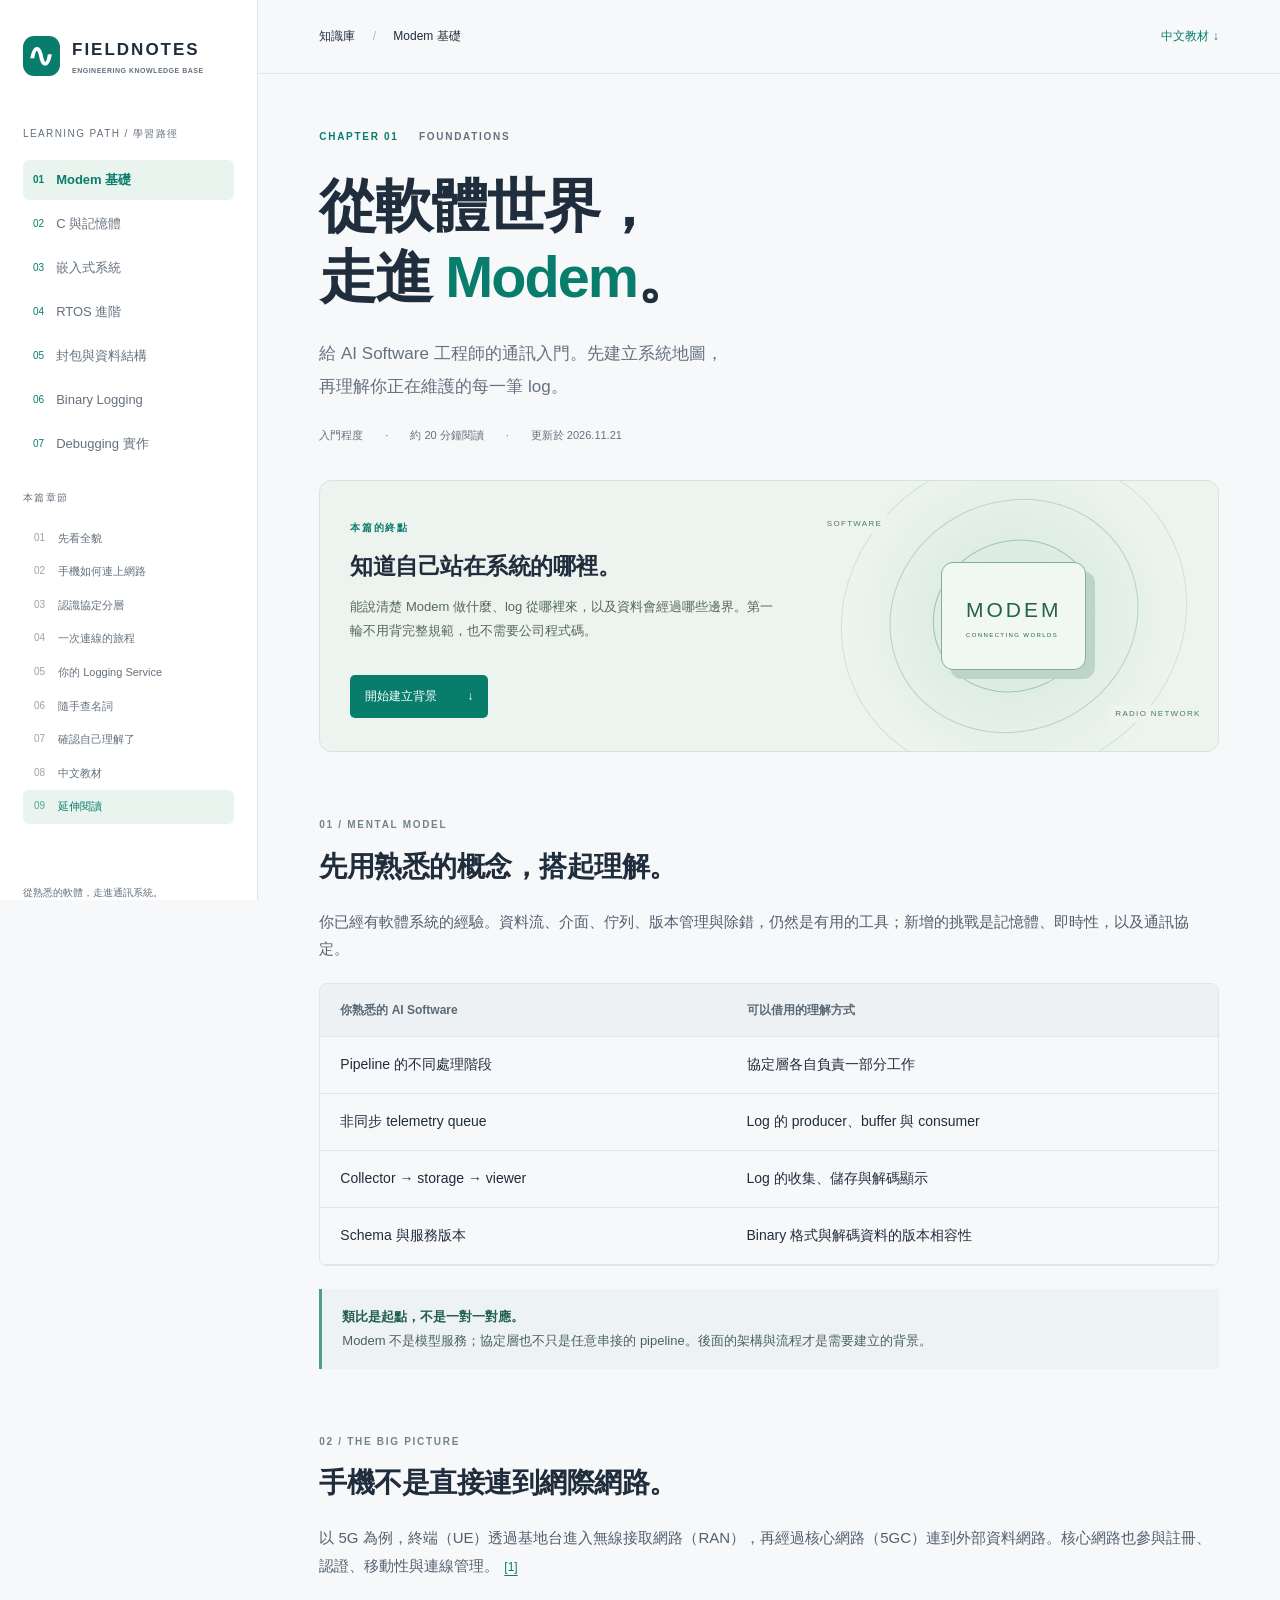
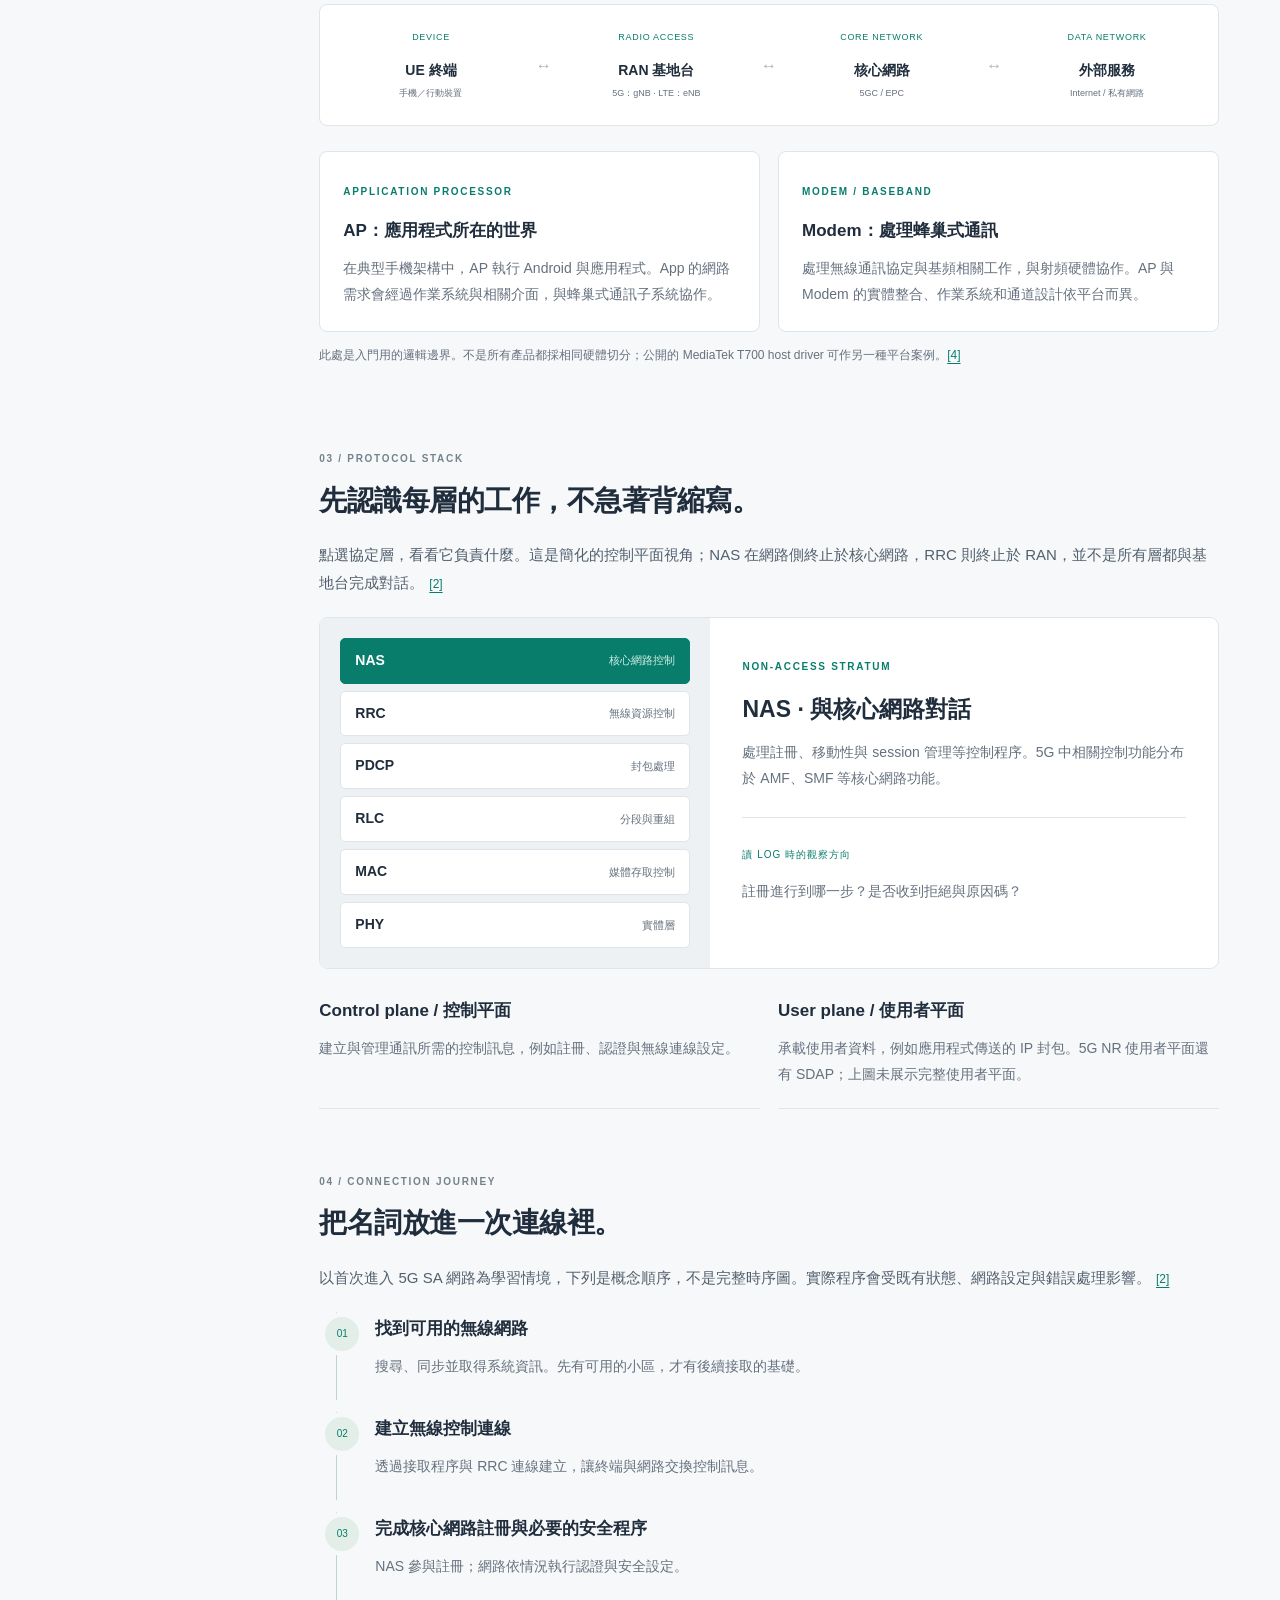
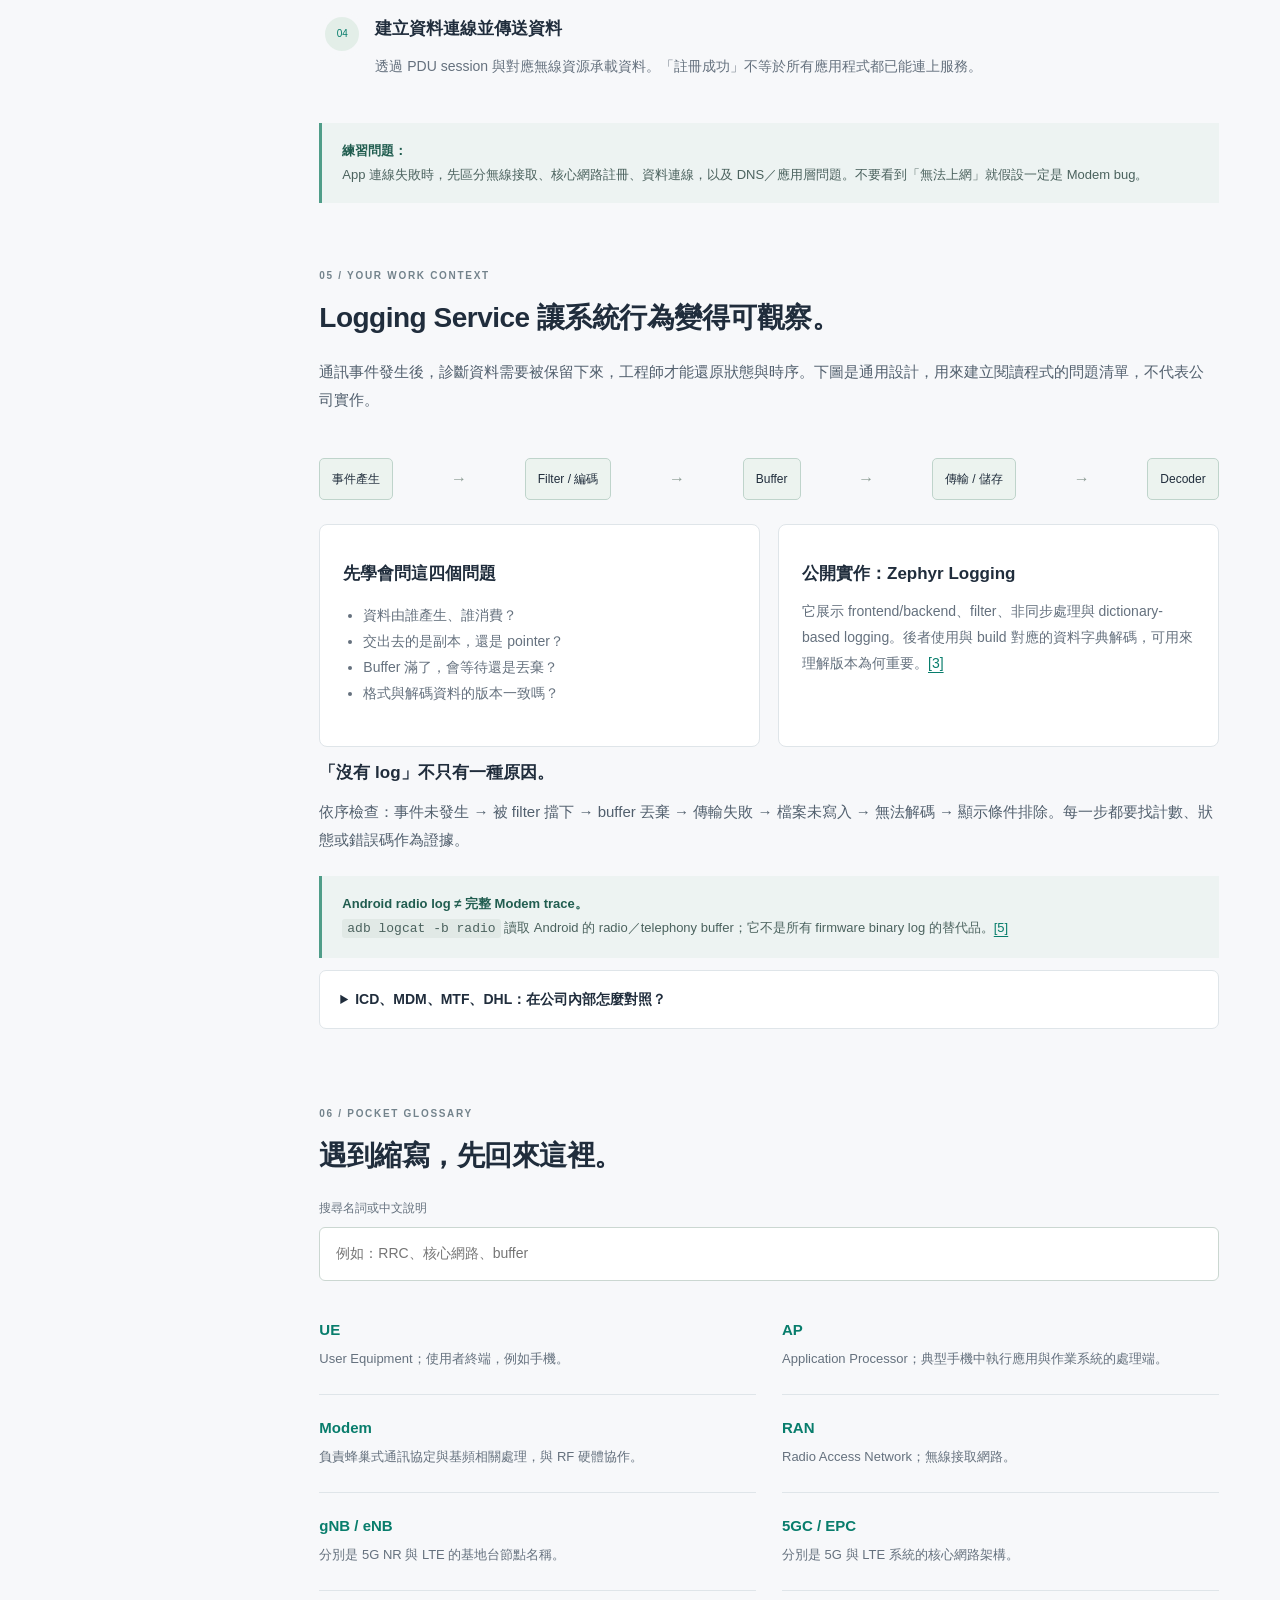
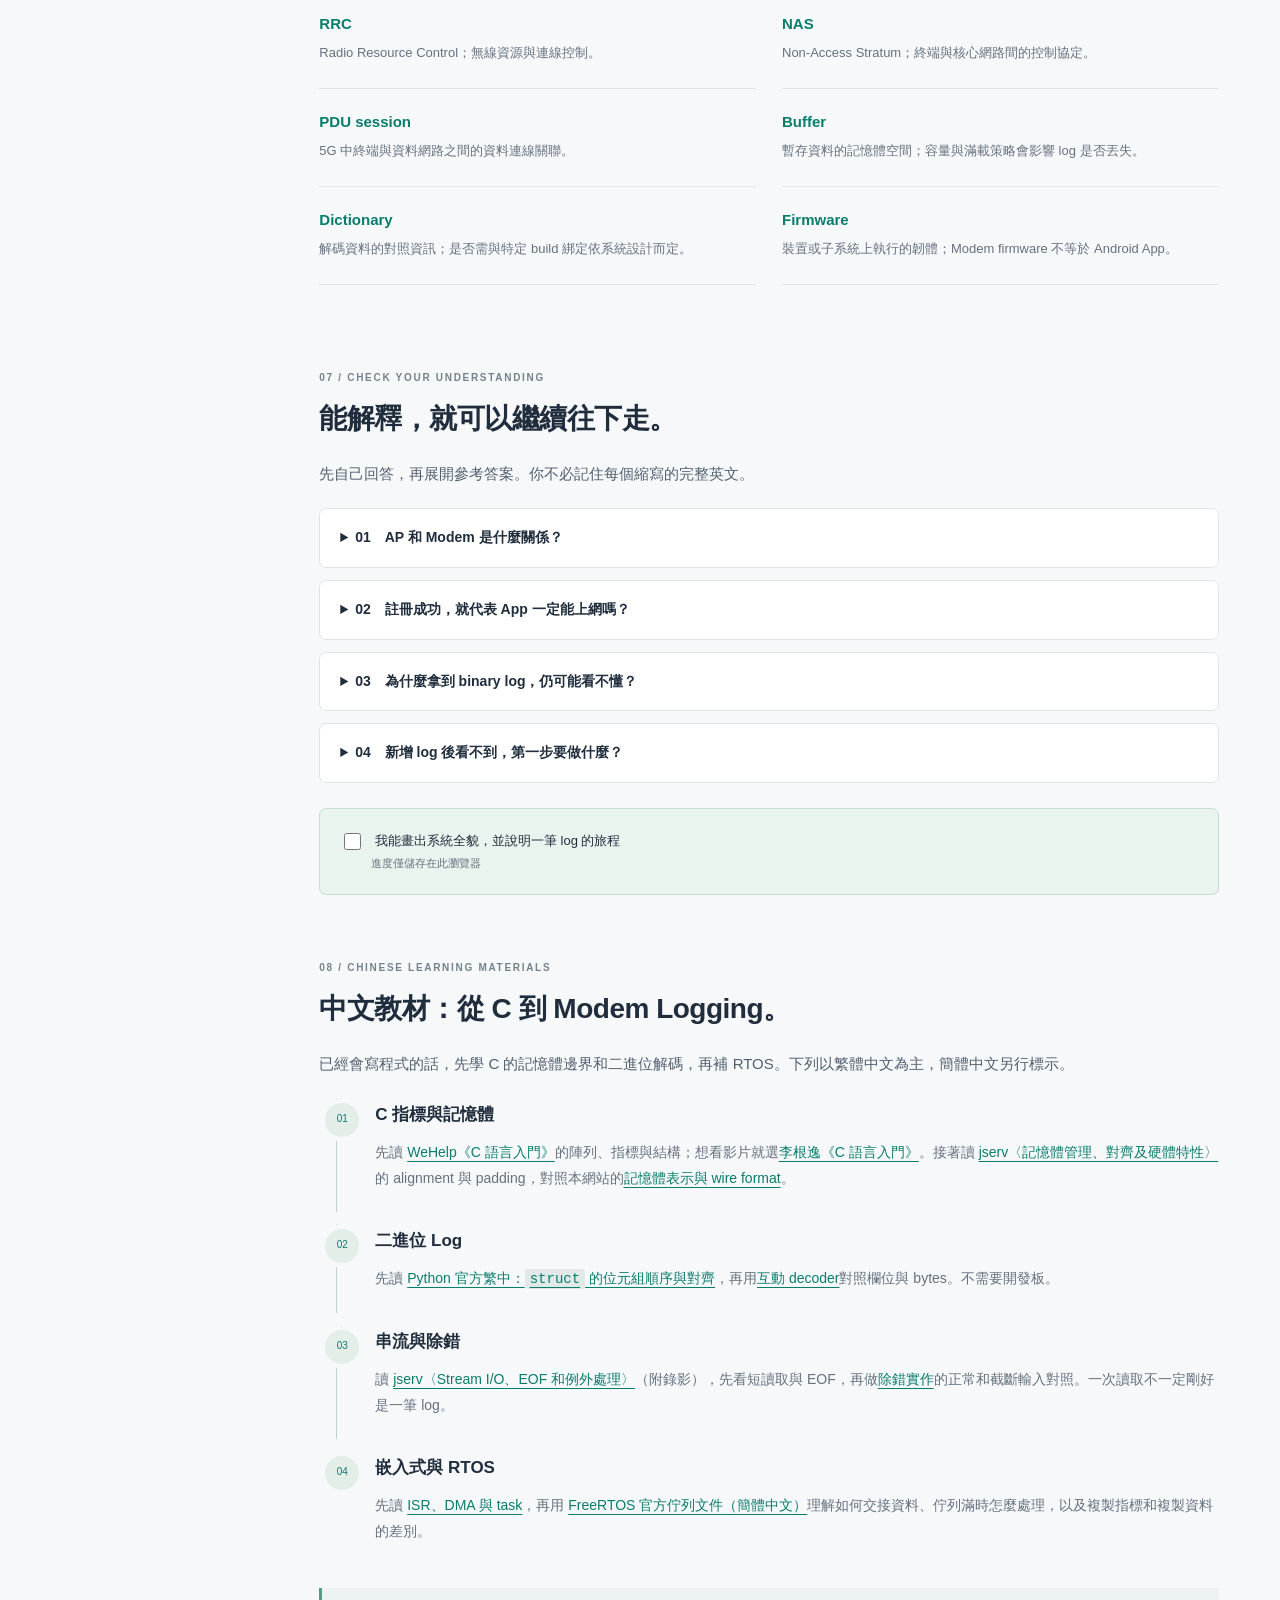
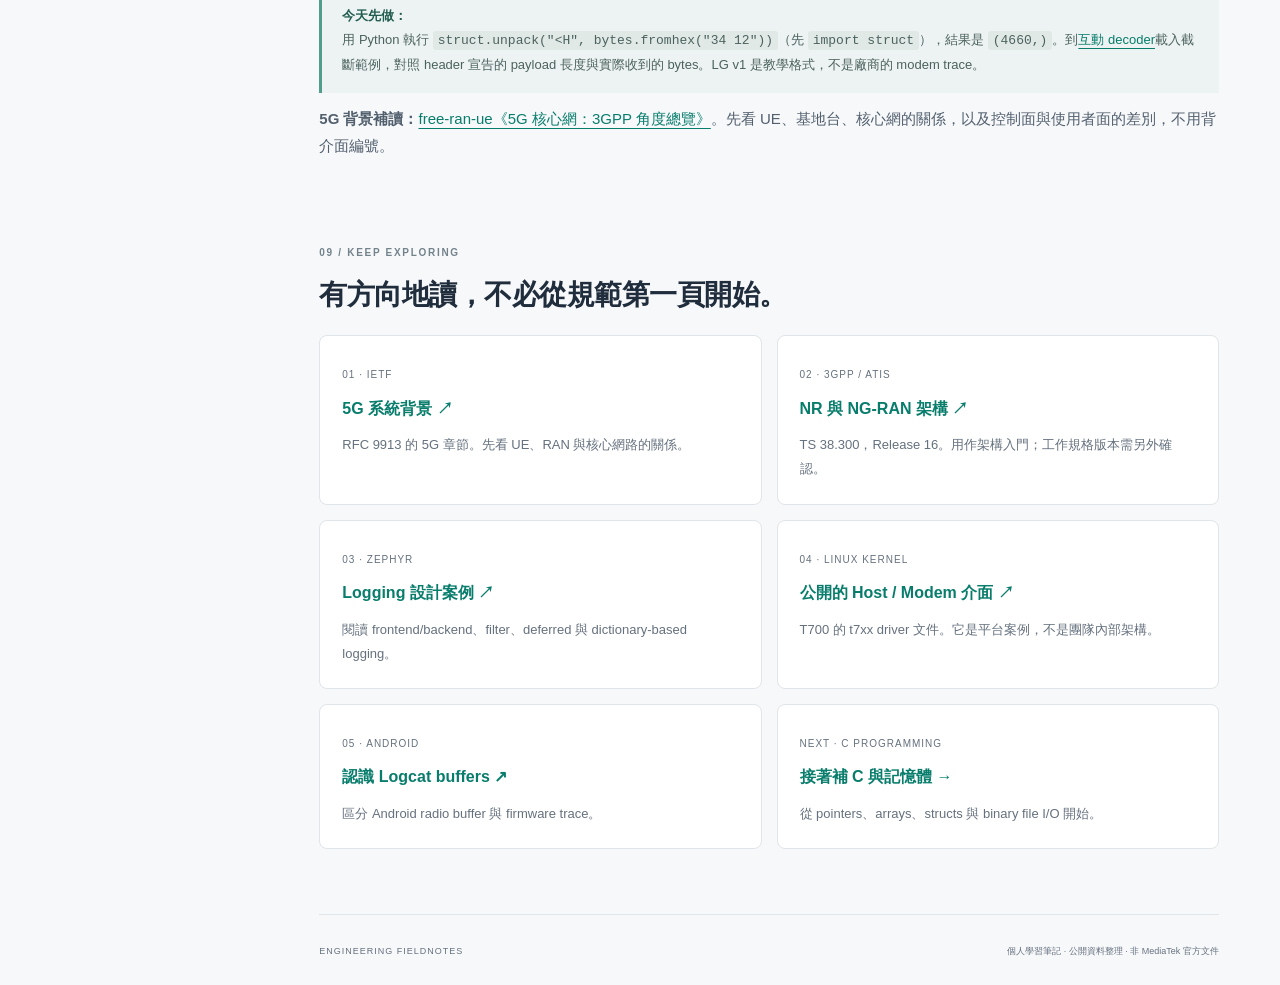
<file: index.html>
<!doctype html>
<html lang="zh-Hant"><head><meta charset="UTF-8"><meta name="viewport" content="width=device-width, initial-scale=1"><meta name="description" content="從 AI Software 走進 Modem：以系統架構、協定分層與 Logging 資料流建立通訊背景的工程師知識庫。"><title>Modem 背景入門 · Engineering Fieldnotes</title><link rel="stylesheet" href="assets/style.css"><script src="assets/app.js" defer></script><link rel="icon" href="assets/favicon.svg" type="image/svg+xml"></head>
<body data-chapter="modem-foundations"><a class="skip" href="#main">跳到主要內容</a><aside class="sidebar"><a class="brand" href="index.html"><span class="brand-icon">∿</span><span>FIELDNOTES<small>ENGINEERING KNOWLEDGE BASE</small></span></a><div class="sidebar-label">LEARNING PATH / 學習路徑</div><div class="chapter-nav" aria-label="學習主題"><a href="index.html" class="current" aria-current="page"><span>01</span>Modem 基礎</a><a href="c-memory.html" class=""><span>02</span>C 與記憶體</a><a href="embedded-systems.html" class=""><span>03</span>嵌入式系統</a><a href="rtos-advanced.html" class=""><span>04</span>RTOS 進階</a><a href="packets-data-structures.html" class=""><span>05</span>封包與資料結構</a><a href="binary-logging.html" class=""><span>06</span>Binary Logging</a><a href="debugging.html" class=""><span>07</span>Debugging 實作</a></div><div class="sidebar-label toc-label">本篇章節</div><nav aria-label="文章章節"><a href="#overview"><span>01</span>先看全貌</a><a href="#architecture"><span>02</span>手機如何連上網路</a><a href="#layers"><span>03</span>認識協定分層</a><a href="#journey"><span>04</span>一次連線的旅程</a><a href="#logging"><span>05</span>你的 Logging Service</a><a href="#glossary"><span>06</span>隨手查名詞</a><a href="#check"><span>07</span>確認自己理解了</a><a href="#chinese-materials"><span>08</span>中文教材</a><a href="#resources"><span>09</span>延伸閱讀</a></nav><div class="sidebar-footer">從熟悉的軟體，走進通訊系統。<br><a href="https://github.com/peter0512lee/mediatek-career">View repository ↗</a></div></aside>
<div class="shell"><header class="topbar"><span>知識庫 <span class="slash">/</span> Modem 基礎</span><a href="#chinese-materials">中文教材 ↓</a></header><main id="main"><div class="eyebrow">CHAPTER 01 <span>FOUNDATIONS</span></div><h1>從軟體世界，<br>走進 <em>Modem</em>。</h1><p class="lead">給 AI Software 工程師的通訊入門。先建立系統地圖，<br class="desktop">再理解你正在維護的每一筆 log。</p><div class="meta"><span>入門程度</span><span>約 20 分鐘閱讀</span><span>更新於 2026.11.21</span></div>
<div class="intro-grid"><div><span class="tiny">本篇的終點</span><h2>知道自己站在系統的哪裡。</h2><p>能說清楚 Modem 做什麼、log 從哪裡來，以及資料會經過哪些邊界。第一輪不用背完整規範，也不需要公司程式碼。</p><a class="primary" href="#overview">開始建立背景 <span>↓</span></a></div><div class="signal-art" aria-label="概念示意：軟體經過 Modem 連接無線網路"><div class="orbit o1"></div><div class="orbit o2"></div><div class="orbit o3"></div><span class="chip">MODEM<small>CONNECTING WORLDS</small></span><span class="art-label al1">SOFTWARE</span><span class="art-label al2">RADIO NETWORK</span></div></div>
<section id="overview"><div class="section-kicker">01 / MENTAL MODEL</div><h2>先用熟悉的概念，搭起理解。</h2><p>你已經有軟體系統的經驗。資料流、介面、佇列、版本管理與除錯，仍然是有用的工具；新增的挑戰是記憶體、即時性，以及通訊協定。</p><div class="table-wrap"><table><thead><tr><th>你熟悉的 AI Software</th><th>可以借用的理解方式</th></tr></thead><tbody><tr><td>Pipeline 的不同處理階段</td><td>協定層各自負責一部分工作</td></tr><tr><td>非同步 telemetry queue</td><td>Log 的 producer、buffer 與 consumer</td></tr><tr><td>Collector → storage → viewer</td><td>Log 的收集、儲存與解碼顯示</td></tr><tr><td>Schema 與服務版本</td><td>Binary 格式與解碼資料的版本相容性</td></tr></tbody></table></div><div class="note"><strong>類比是起點，不是一對一對應。</strong> Modem 不是模型服務；協定層也不只是任意串接的 pipeline。後面的架構與流程才是需要建立的背景。</div></section>
<section id="architecture"><div class="section-kicker">02 / THE BIG PICTURE</div><h2>手機不是直接連到網際網路。</h2><p>以 5G 為例，終端（UE）透過基地台進入無線接取網路（RAN），再經過核心網路（5GC）連到外部資料網路。核心網路也參與註冊、認證、移動性與連線管理。<a class="cite" href="#ref-1">[1]</a></p><div class="network"><div><span>DEVICE</span><strong>UE 終端</strong><small>手機／行動裝置</small></div><b aria-hidden="true">↔</b><div><span>RADIO ACCESS</span><strong>RAN 基地台</strong><small>5G：gNB · LTE：eNB</small></div><b aria-hidden="true">↔</b><div><span>CORE NETWORK</span><strong>核心網路</strong><small>5GC / EPC</small></div><b aria-hidden="true">↔</b><div><span>DATA NETWORK</span><strong>外部服務</strong><small>Internet / 私有網路</small></div></div><div class="two-col"><article class="card"><span class="tiny">APPLICATION PROCESSOR</span><h3>AP：應用程式所在的世界</h3><p>在典型手機架構中，AP 執行 Android 與應用程式。App 的網路需求會經過作業系統與相關介面，與蜂巢式通訊子系統協作。</p></article><article class="card"><span class="tiny">MODEM / BASEBAND</span><h3>Modem：處理蜂巢式通訊</h3><p>處理無線通訊協定與基頻相關工作，與射頻硬體協作。AP 與 Modem 的實體整合、作業系統和通道設計依平台而異。</p></article></div><p class="caption">此處是入門用的邏輯邊界。不是所有產品都採相同硬體切分；公開的 MediaTek T700 host driver 可作另一種平台案例。<a href="#ref-4">[4]</a></p></section>
<section id="layers"><div class="section-kicker">03 / PROTOCOL STACK</div><h2>先認識每層的工作，不急著背縮寫。</h2><p>點選協定層，看看它負責什麼。這是簡化的控制平面視角；NAS 在網路側終止於核心網路，RRC 則終止於 RAN，並不是所有層都與基地台完成對話。<a class="cite" href="#ref-2">[2]</a></p><div class="stack-explorer"><div class="stack-buttons" role="group" aria-label="選擇協定層"><button data-layer="NAS" aria-pressed="true">NAS <span>核心網路控制</span></button><button data-layer="RRC" aria-pressed="false">RRC <span>無線資源控制</span></button><button data-layer="PDCP" aria-pressed="false">PDCP <span>封包處理</span></button><button data-layer="RLC" aria-pressed="false">RLC <span>分段與重組</span></button><button data-layer="MAC" aria-pressed="false">MAC <span>媒體存取控制</span></button><button data-layer="PHY" aria-pressed="false">PHY <span>實體層</span></button></div><article class="layer-detail" aria-live="polite"><span class="tiny" id="layer-full">NON-ACCESS STRATUM</span><h3 id="layer-title">NAS · 與核心網路對話</h3><p id="layer-desc">處理註冊、移動性與 session 管理等控制程序。5G 中相關控制功能分布於 AMF、SMF 等核心網路功能。</p><div class="layer-example"><span>讀 LOG 時的觀察方向</span><p id="layer-example">註冊進行到哪一步？是否收到拒絕與原因碼？</p></div></article></div><div class="two-col planes"><article><h3>Control plane / 控制平面</h3><p>建立與管理通訊所需的控制訊息，例如註冊、認證與無線連線設定。</p></article><article><h3>User plane / 使用者平面</h3><p>承載使用者資料，例如應用程式傳送的 IP 封包。5G NR 使用者平面還有 SDAP；上圖未展示完整使用者平面。</p></article></div></section>
<section id="journey"><div class="section-kicker">04 / CONNECTION JOURNEY</div><h2>把名詞放進一次連線裡。</h2><p>以首次進入 5G SA 網路為學習情境，下列是概念順序，不是完整時序圖。實際程序會受既有狀態、網路設定與錯誤處理影響。<a class="cite" href="#ref-2">[2]</a></p><ol class="timeline"><li><h3>找到可用的無線網路</h3><p>搜尋、同步並取得系統資訊。先有可用的小區，才有後續接取的基礎。</p></li><li><h3>建立無線控制連線</h3><p>透過接取程序與 RRC 連線建立，讓終端與網路交換控制訊息。</p></li><li><h3>完成核心網路註冊與必要的安全程序</h3><p>NAS 參與註冊；網路依情況執行認證與安全設定。</p></li><li><h3>建立資料連線並傳送資料</h3><p>透過 PDU session 與對應無線資源承載資料。「註冊成功」不等於所有應用程式都已能連上服務。</p></li></ol><div class="note"><strong>練習問題：</strong>App 連線失敗時，先區分無線接取、核心網路註冊、資料連線，以及 DNS／應用層問題。不要看到「無法上網」就假設一定是 Modem bug。</div></section>
<section id="logging"><div class="section-kicker">05 / YOUR WORK CONTEXT</div><h2>Logging Service 讓系統行為變得可觀察。</h2><p>通訊事件發生後，診斷資料需要被保留下來，工程師才能還原狀態與時序。下圖是通用設計，用來建立閱讀程式的問題清單，不代表公司實作。</p><div class="log-flow"><span>事件產生</span><i>→</i><span>Filter / 編碼</span><i>→</i><span>Buffer</span><i>→</i><span>傳輸 / 儲存</span><i>→</i><span>Decoder</span></div><div class="two-col"><article class="card"><h3>先學會問這四個問題</h3><ul><li>資料由誰產生、誰消費？</li><li>交出去的是副本，還是 pointer？</li><li>Buffer 滿了，會等待還是丟棄？</li><li>格式與解碼資料的版本一致嗎？</li></ul></article><article class="card"><h3>公開實作：Zephyr Logging</h3><p>它展示 frontend/backend、filter、非同步處理與 dictionary-based logging。後者使用與 build 對應的資料字典解碼，可用來理解版本為何重要。<a href="#ref-3">[3]</a></p></article></div><h3>「沒有 log」不只有一種原因。</h3><p>依序檢查：事件未發生 → 被 filter 擋下 → buffer 丟棄 → 傳輸失敗 → 檔案未寫入 → 無法解碼 → 顯示條件排除。每一步都要找計數、狀態或錯誤碼作為證據。</p><div class="note"><strong>Android radio log ≠ 完整 Modem trace。</strong> <code>adb logcat -b radio</code> 讀取 Android 的 radio／telephony buffer；它不是所有 firmware binary log 的替代品。<a href="#ref-5">[5]</a></div><details><summary>ICD、MDM、MTF、DHL：在公司內部怎麼對照？</summary><p>目前沒有足夠可靠的公開來源確認本專案情境中的定義；不猜全名或模組關係。請在公司內部釐清各項的類型、執行位置、輸入／輸出、buffer ownership、初始化流程與常見失敗情境。</p><p>這個公開知識庫只整理共通知識，不收錄內部 code、log 或未公開的架構對照。</p></details></section>
<section id="glossary"><div class="section-kicker">06 / POCKET GLOSSARY</div><h2>遇到縮寫，先回來這裡。</h2><label class="search-label" for="term-search">搜尋名詞或中文說明</label><input id="term-search" type="search" placeholder="例如：RRC、核心網路、buffer" autocomplete="off"><div class="terms" id="terms"><article class="term"><h3>UE</h3><p>User Equipment；使用者終端，例如手機。</p></article><article class="term"><h3>AP</h3><p>Application Processor；典型手機中執行應用與作業系統的處理端。</p></article><article class="term"><h3>Modem</h3><p>負責蜂巢式通訊協定與基頻相關處理，與 RF 硬體協作。</p></article><article class="term"><h3>RAN</h3><p>Radio Access Network；無線接取網路。</p></article><article class="term"><h3>gNB / eNB</h3><p>分別是 5G NR 與 LTE 的基地台節點名稱。</p></article><article class="term"><h3>5GC / EPC</h3><p>分別是 5G 與 LTE 系統的核心網路架構。</p></article><article class="term"><h3>RRC</h3><p>Radio Resource Control；無線資源與連線控制。</p></article><article class="term"><h3>NAS</h3><p>Non-Access Stratum；終端與核心網路間的控制協定。</p></article><article class="term"><h3>PDU session</h3><p>5G 中終端與資料網路之間的資料連線關聯。</p></article><article class="term"><h3>Buffer</h3><p>暫存資料的記憶體空間；容量與滿載策略會影響 log 是否丟失。</p></article><article class="term"><h3>Dictionary</h3><p>解碼資料的對照資訊；是否需與特定 build 綁定依系統設計而定。</p></article><article class="term"><h3>Firmware</h3><p>裝置或子系統上執行的韌體；Modem firmware 不等於 Android App。</p></article></div><p id="search-status" role="status" class="caption"></p></section>
<section id="check"><div class="section-kicker">07 / CHECK YOUR UNDERSTANDING</div><h2>能解釋，就可以繼續往下走。</h2><p>先自己回答，再展開參考答案。你不必記住每個縮寫的完整英文。</p><details><summary>01　AP 和 Modem 是什麼關係？</summary><p>典型手機中，AP 執行應用與作業系統，Modem 處理蜂巢式通訊；兩者透過平台介面協作。邏輯職責不同，不表示一定是兩顆獨立晶片。</p></details><details><summary>02　註冊成功，就代表 App 一定能上網嗎？</summary><p>不一定。還需有可用資料連線，後續也可能遇到路由、DNS、TLS 或應用服務問題。應分層尋找證據。</p></details><details><summary>03　為什麼拿到 binary log，仍可能看不懂？</summary><p>可能缺少正確格式資訊或對應版本的 dictionary，也可能有資料截斷、未知 ID 或解析錯誤。先確認版本與資料完整性。</p></details><details><summary>04　新增 log 後看不到，第一步要做什麼？</summary><p>確認程式路徑是否真的執行，以及 log 是否被編譯進去、是否被 runtime filter 關閉，再沿 buffer、傳輸、儲存、解碼逐段檢查。</p></details><div class="completion"><label><input type="checkbox" id="completed"> 我能畫出系統全貌，並說明一筆 log 的旅程</label><span id="completion-status" role="status">進度僅儲存在此瀏覽器</span></div></section>
<section id="chinese-materials">
  <div class="section-kicker">08 / CHINESE LEARNING MATERIALS</div>
  <h2>中文教材：從 C 到 Modem Logging。</h2>
  <p>已經會寫程式的話，先學 C 的記憶體邊界和二進位解碼，再補 RTOS。下列以繁體中文為主，簡體中文另行標示。</p>
  <ol class="timeline">
    <li>
      <h3>C 指標與記憶體</h3>
      <p>先讀 <a href="https://wehelp.tw/roadmap/c/pointer-struct">WeHelp《C 語言入門》</a>的陣列、指標與結構；想看影片就選<a href="https://www.youtube.com/playlist?list=PLY_qIufNHc293YnIjVeEwNDuqGo8y2Emx">李根逸《C 語言入門》</a>。接著讀 <a href="https://hackmd.io/@sysprog/c-memory">jserv〈記憶體管理、對齊及硬體特性〉</a>的 alignment 與 padding，對照本網站的<a href="c-memory.html#representation">記憶體表示與 wire format</a>。</p>
    </li>
    <li>
      <h3>二進位 Log</h3>
      <p>先讀 <a href="https://docs.python.org/zh-tw/3/library/struct.html#struct-alignment">Python 官方繁中：<code>struct</code> 的位元組順序與對齊</a>，再用<a href="binary-logging.html#bytes">互動 decoder</a>對照欄位與 bytes。不需要開發板。</p>
    </li>
    <li>
      <h3>串流與除錯</h3>
      <p>讀 <a href="https://hackmd.io/@sysprog/c-stream-io">jserv〈Stream I/O、EOF 和例外處理〉</a>（附錄影），先看短讀取與 EOF，再做<a href="debugging.html#lab">除錯實作</a>的正常和截斷輸入對照。一次讀取不一定剛好是一筆 log。</p>
    </li>
    <li>
      <h3>嵌入式與 RTOS</h3>
      <p>先讀 <a href="embedded-systems.html#execution">ISR、DMA 與 task</a>，再用 <a href="https://freertos.org/zh-cn-cmn-s/Documentation/02-Kernel/02-Kernel-features/02-Queues-mutexes-and-semaphores/01-Queues">FreeRTOS 官方佇列文件（簡體中文）</a>理解如何交接資料、佇列滿時怎麼處理，以及複製指標和複製資料的差別。</p>
    </li>
  </ol>
  <div class="note"><strong>今天先做：</strong>用 Python 執行 <code>struct.unpack("&lt;H", bytes.fromhex("34 12"))</code>（先 <code>import struct</code>），結果是 <code>(4660,)</code>。到<a href="binary-logging.html#bytes">互動 decoder</a>載入截斷範例，對照 header 宣告的 payload 長度與實際收到的 bytes。LG v1 是教學格式，不是廠商的 modem trace。</div>
  <p><strong>5G 背景補讀：</strong><a href="https://free-ran-ue.github.io/doc-5g-core-book/zh/part1-history/chapter2/">free-ran-ue《5G 核心網：3GPP 角度總覽》</a>。先看 UE、基地台、核心網的關係，以及控制面與使用者面的差別，不用背介面編號。</p>
</section>
<section id="resources"><div class="section-kicker">09 / KEEP EXPLORING</div><h2>有方向地讀，不必從規範第一頁開始。</h2><div class="resources"><a id="ref-1" href="https://www.rfc-editor.org/rfc/rfc9913.html"><span>01 · IETF</span><h3>5G 系統背景 ↗</h3><p>RFC 9913 的 5G 章節。先看 UE、RAN 與核心網路的關係。</p></a><a id="ref-2" href="https://atisorg.s3.amazonaws.com/archive/3gpp-documents/Rel16/ATIS.3GPP.38.300.V1620.pdf"><span>02 · 3GPP / ATIS</span><h3>NR 與 NG-RAN 架構 ↗</h3><p>TS 38.300，Release 16。用作架構入門；工作規格版本需另外確認。</p></a><a id="ref-3" href="https://docs.zephyrproject.org/latest/services/logging/index.html"><span>03 · ZEPHYR</span><h3>Logging 設計案例 ↗</h3><p>閱讀 frontend/backend、filter、deferred 與 dictionary-based logging。</p></a><a id="ref-4" href="https://docs.kernel.org/networking/device_drivers/wwan/t7xx.html"><span>04 · LINUX KERNEL</span><h3>公開的 Host / Modem 介面 ↗</h3><p>T700 的 t7xx driver 文件。它是平台案例，不是團隊內部架構。</p></a><a id="ref-5" href="https://developer.android.com/tools/logcat"><span>05 · ANDROID</span><h3>認識 Logcat buffers ↗</h3><p>區分 Android radio buffer 與 firmware trace。</p></a><a href="c-memory.html"><span>NEXT · C PROGRAMMING</span><h3>接著補 C 與記憶體 →</h3><p>從 pointers、arrays、structs 與 binary file I/O 開始。</p></a></div></section><footer>ENGINEERING FIELDNOTES <span>個人學習筆記 · 公開資料整理 · 非 MediaTek 官方文件</span></footer></main></div></body></html>
</file>
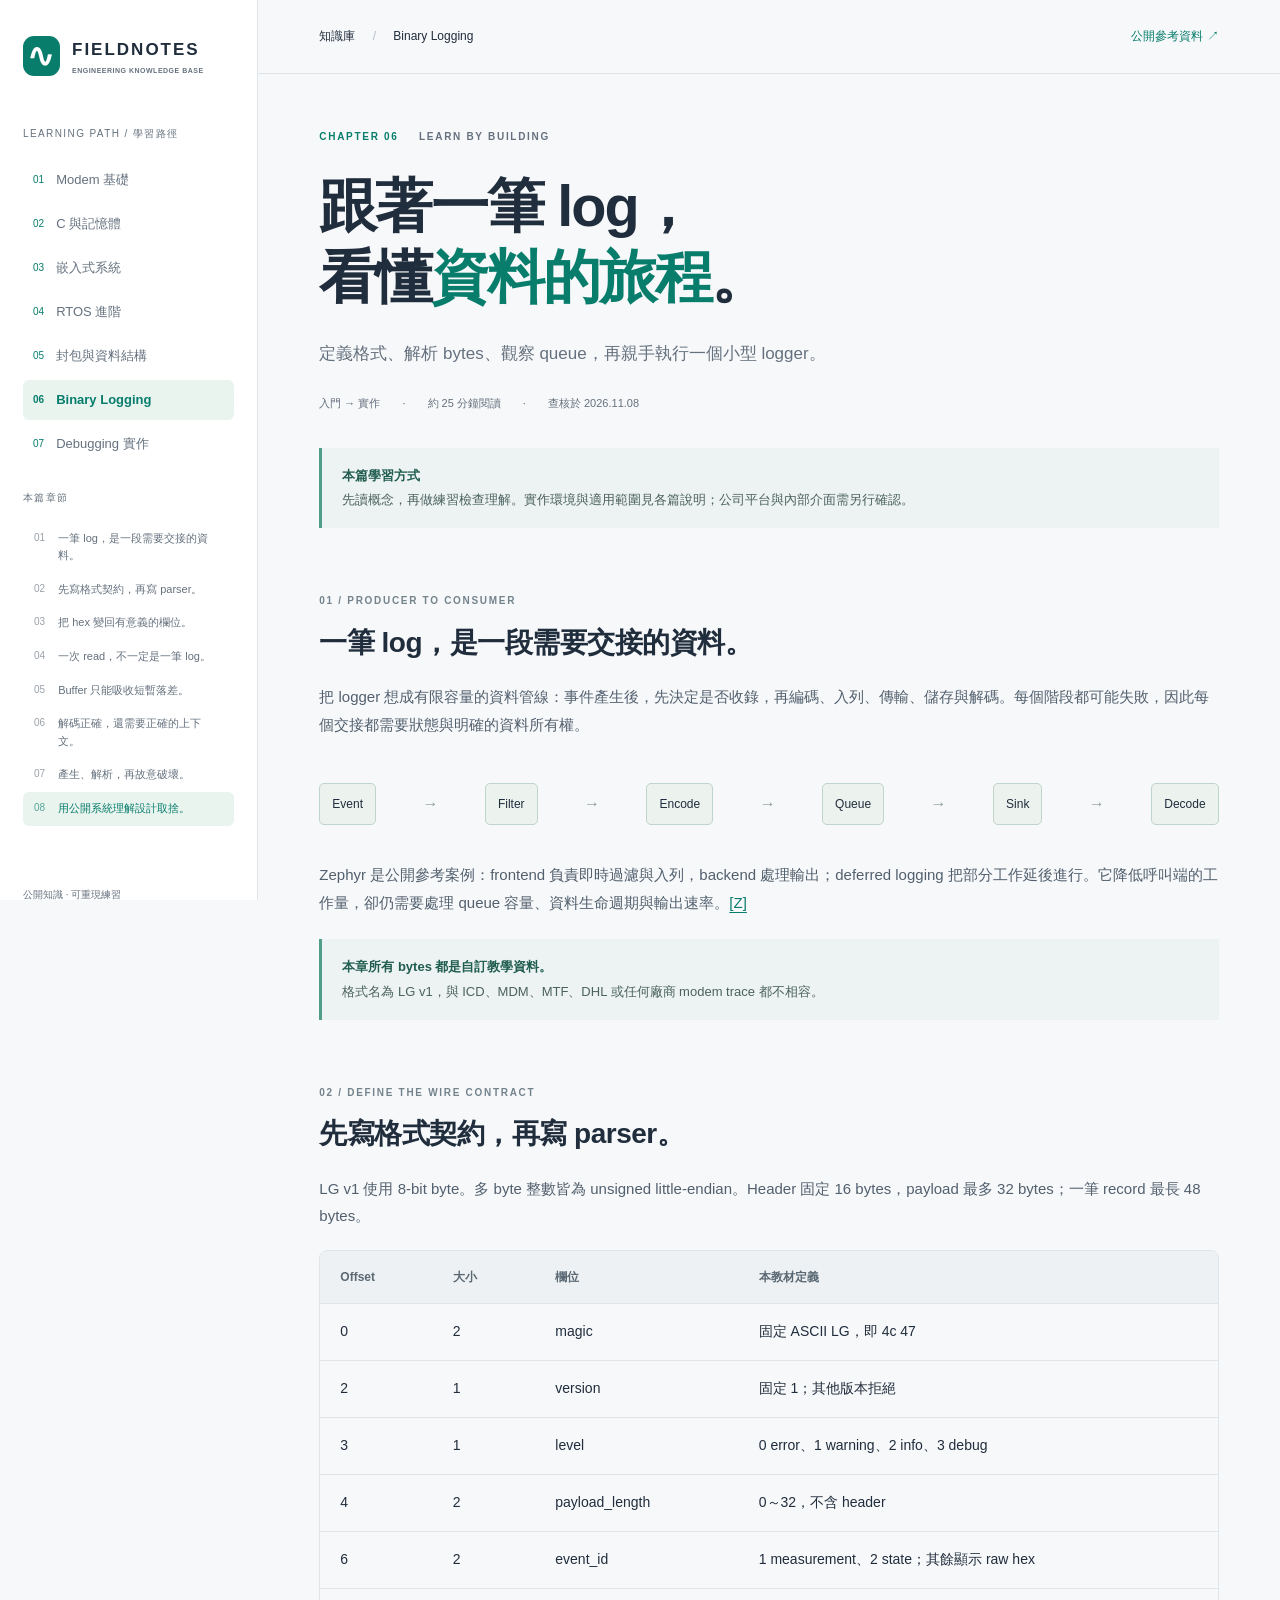
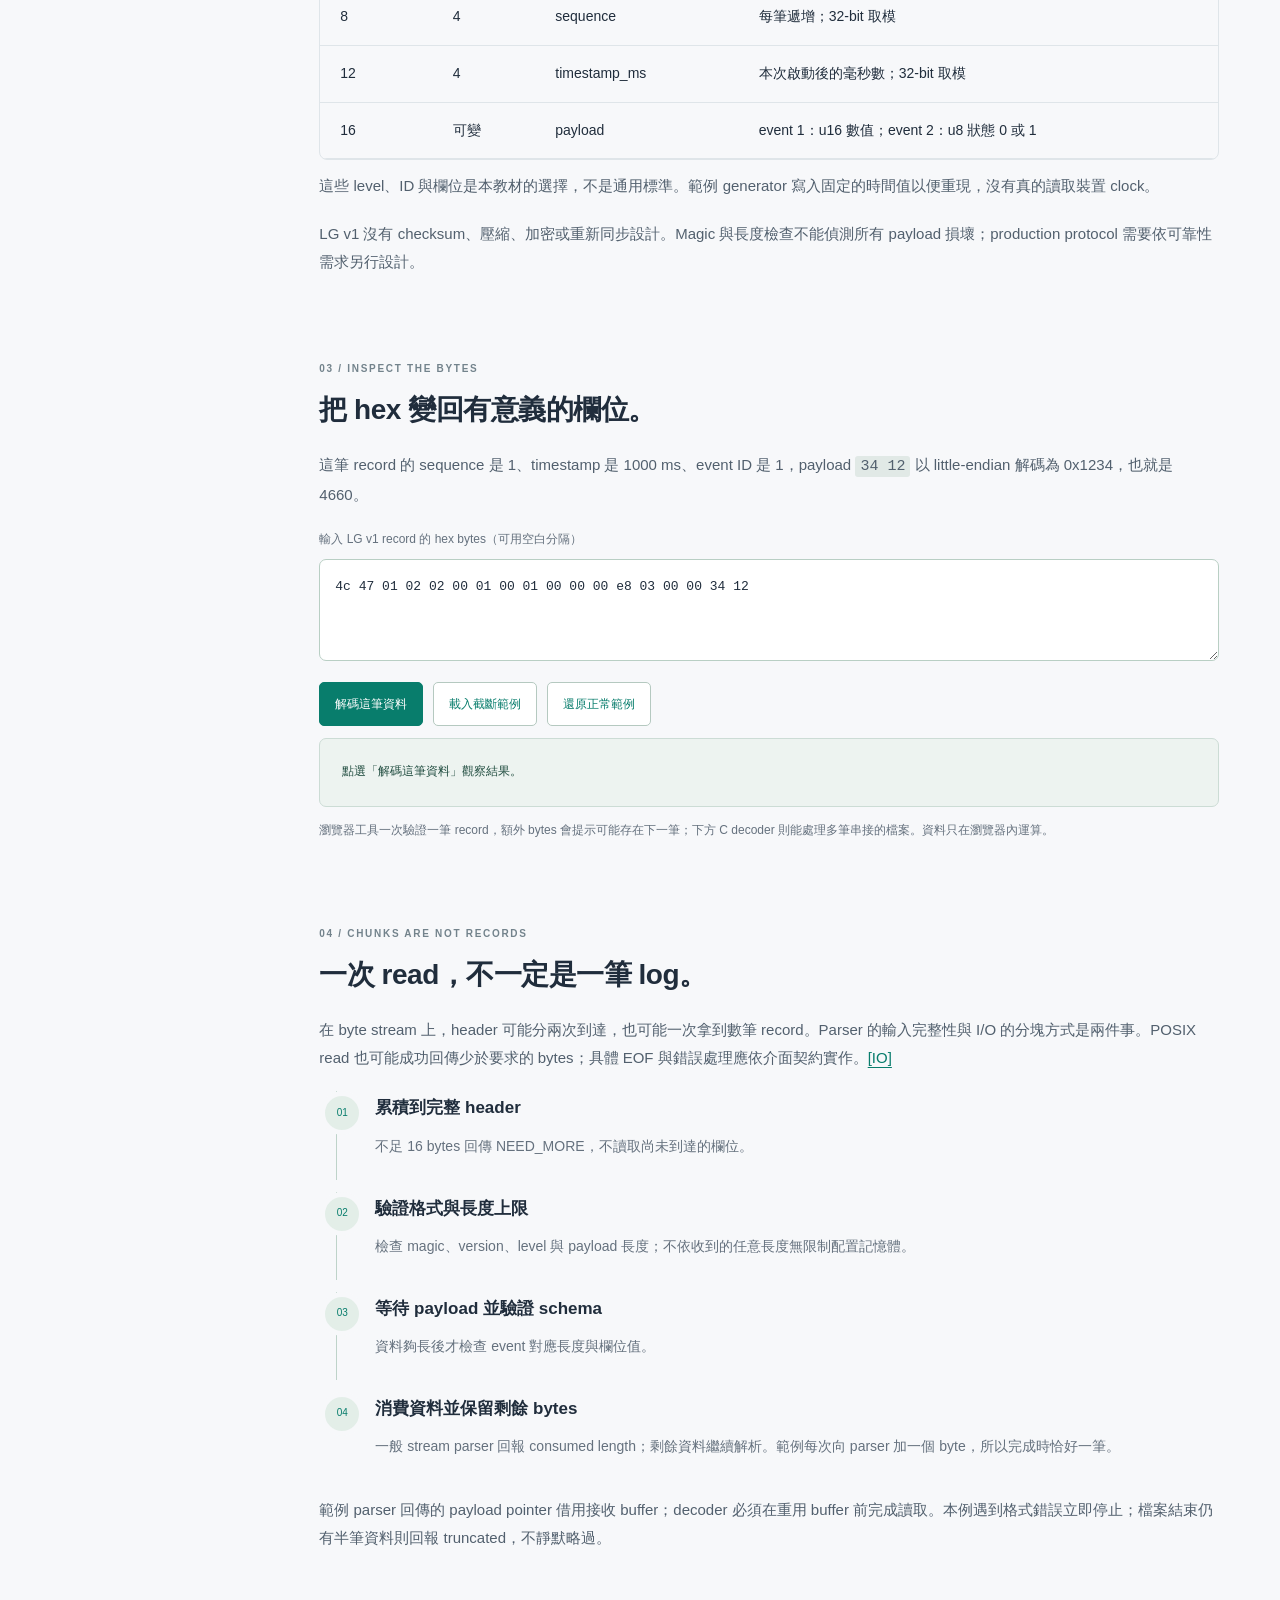
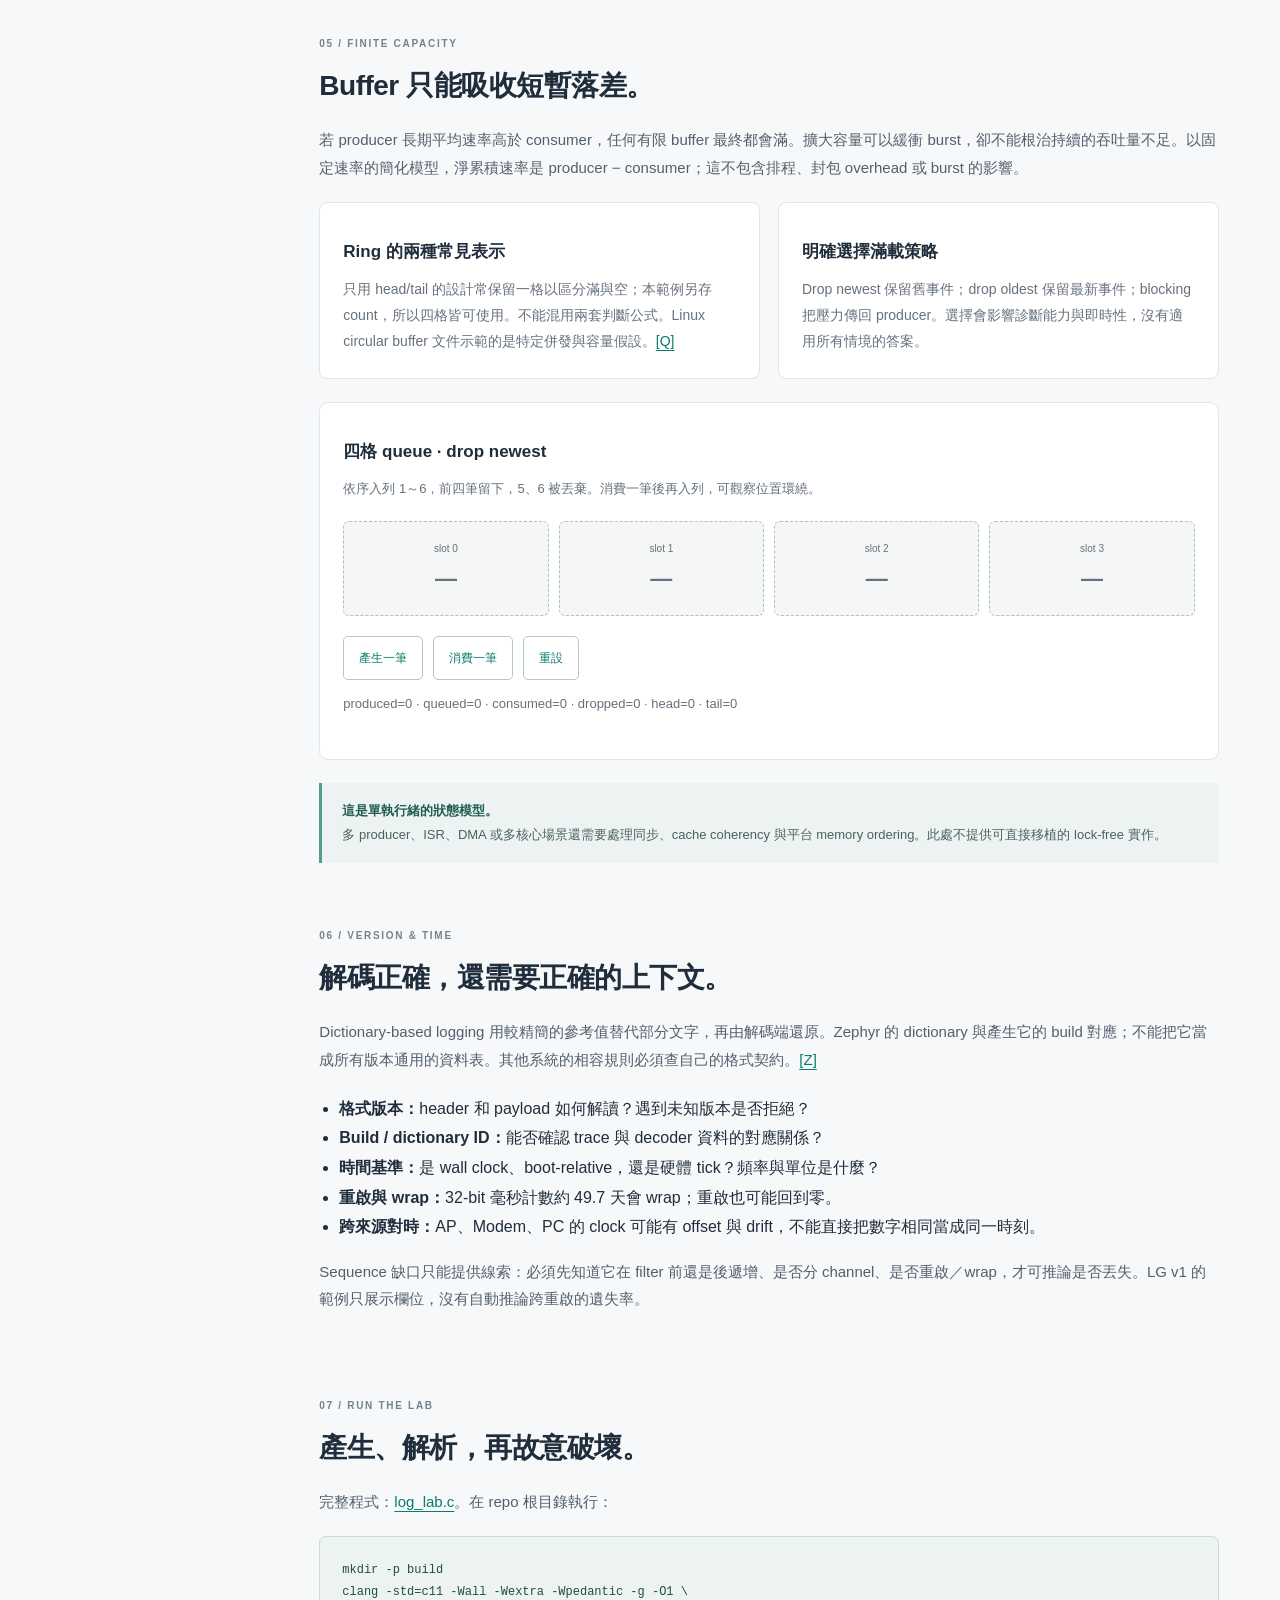
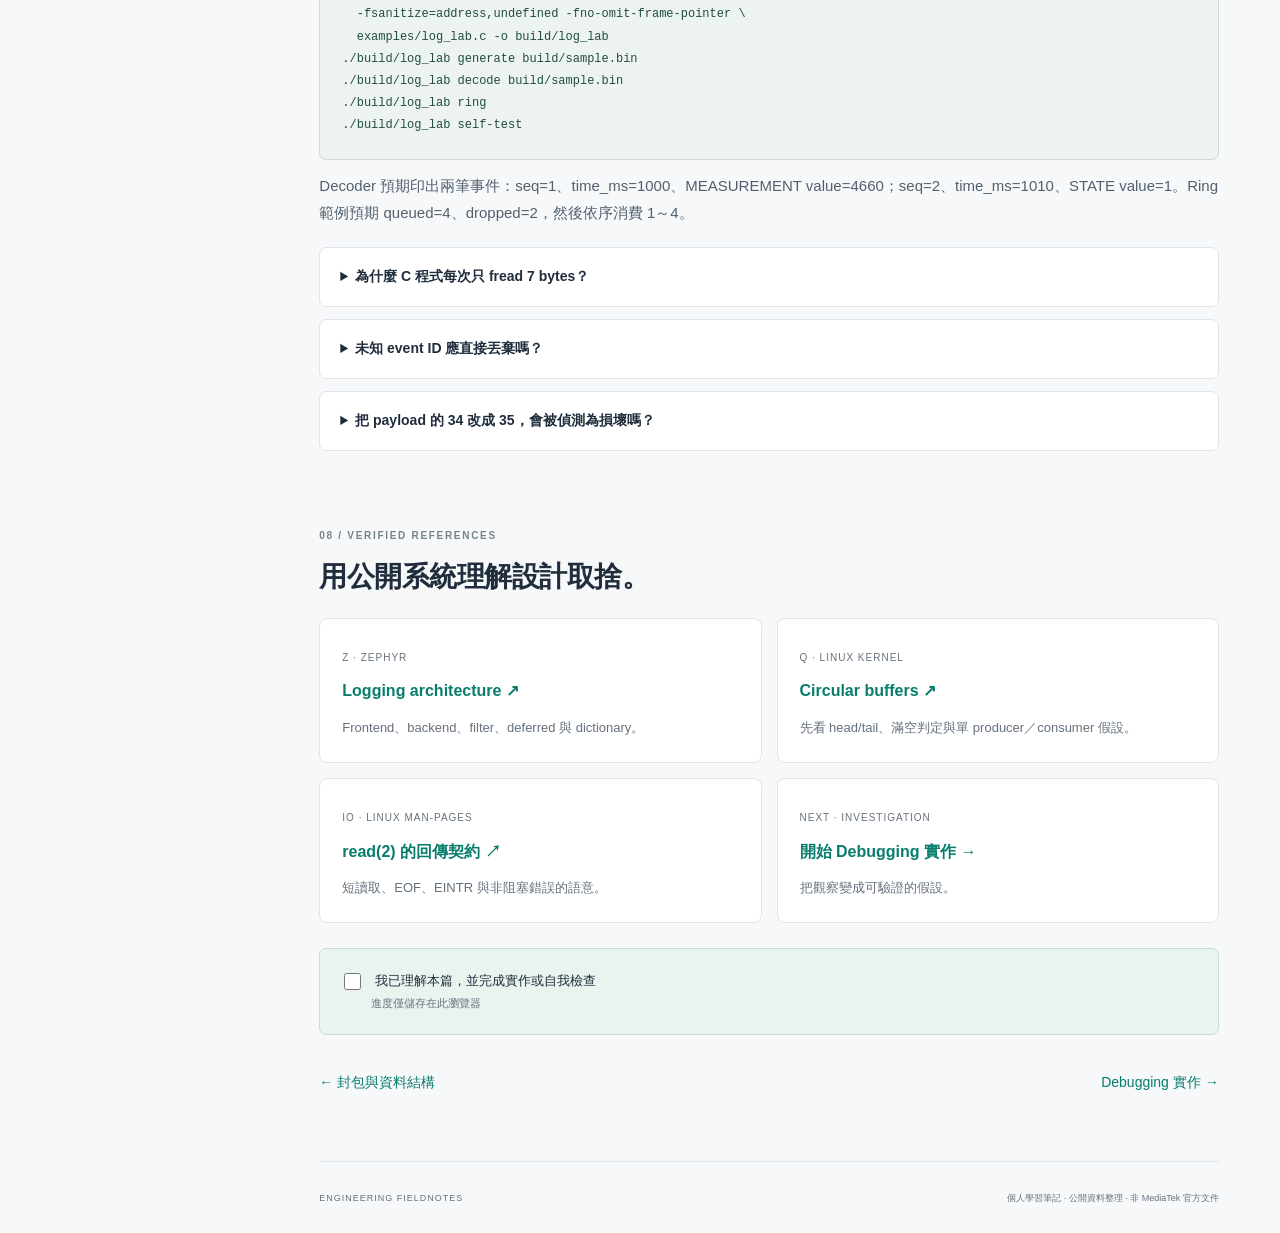
<file: binary-logging.html>
<!doctype html>
<html lang="zh-Hant"><head><meta charset="UTF-8"><meta name="viewport" content="width=device-width, initial-scale=1"><meta name="description" content="定義格式、解析 bytes、觀察 queue，再親手執行一個小型 logger。"><title>Binary Logging · Engineering Fieldnotes</title><link rel="stylesheet" href="assets/style.css"><link rel="icon" href="assets/favicon.svg" type="image/svg+xml"><script src="assets/app.js" defer></script><script src="assets/labs.js" defer></script></head>
<body data-chapter="binary-logging"><a class="skip" href="#main">跳到主要內容</a><aside class="sidebar"><a class="brand" href="index.html"><span class="brand-icon">∿</span><span>FIELDNOTES<small>ENGINEERING KNOWLEDGE BASE</small></span></a><div class="sidebar-label">LEARNING PATH / 學習路徑</div><div class="chapter-nav" aria-label="學習主題"><a href="index.html" class=""><span>01</span>Modem 基礎</a><a href="c-memory.html" class=""><span>02</span>C 與記憶體</a><a href="embedded-systems.html" class=""><span>03</span>嵌入式系統</a><a href="rtos-advanced.html" class=""><span>04</span>RTOS 進階</a><a href="packets-data-structures.html" class=""><span>05</span>封包與資料結構</a><a href="binary-logging.html" class="current" aria-current="page"><span>06</span>Binary Logging</a><a href="debugging.html" class=""><span>07</span>Debugging 實作</a></div><div class="sidebar-label toc-label">本篇章節</div><nav aria-label="文章章節"><a href="#pipeline"><span>01</span>一筆 log，是一段需要交接的資料。</a><a href="#format"><span>02</span>先寫格式契約，再寫 parser。</a><a href="#bytes"><span>03</span>把 hex 變回有意義的欄位。</a><a href="#stream"><span>04</span>一次 read，不一定是一筆 log。</a><a href="#buffer"><span>05</span>Buffer 只能吸收短暫落差。</a><a href="#version"><span>06</span>解碼正確，還需要正確的上下文。</a><a href="#practice"><span>07</span>產生、解析，再故意破壞。</a><a href="#resources"><span>08</span>用公開系統理解設計取捨。</a></nav><div class="sidebar-footer">公開知識 · 可重現練習<br><a href="https://github.com/peter0512lee/mediatek-career">View repository ↗</a></div></aside><div class="shell"><header class="topbar"><span>知識庫 <span class="slash">/</span> Binary Logging</span><a href="#resources">公開參考資料 ↗</a></header><main id="main"><div class="eyebrow">CHAPTER 06 <span>LEARN BY BUILDING</span></div><h1>跟著一筆 log，<br>看懂<em>資料的旅程</em>。</h1><p class="lead">定義格式、解析 bytes、觀察 queue，再親手執行一個小型 logger。</p><div class="meta"><span>入門 → 實作</span><span>約 25 分鐘閱讀</span><span>查核於 <time datetime="2026-11-08">2026.11.08</time></span></div><div class="note"><strong>本篇學習方式</strong>先讀概念，再做練習檢查理解。實作環境與適用範圍見各篇說明；公司平台與內部介面需另行確認。</div><section id="pipeline"><div class="section-kicker">01 / PRODUCER TO CONSUMER</div><h2>一筆 log，是一段需要交接的資料。</h2><p>把 logger 想成有限容量的資料管線：事件產生後，先決定是否收錄，再編碼、入列、傳輸、儲存與解碼。每個階段都可能失敗，因此每個交接都需要狀態與明確的資料所有權。</p><div class="log-flow"><span>Event</span><i>→</i><span>Filter</span><i>→</i><span>Encode</span><i>→</i><span>Queue</span><i>→</i><span>Sink</span><i>→</i><span>Decode</span></div><p>Zephyr 是公開參考案例：frontend 負責即時過濾與入列，backend 處理輸出；deferred logging 把部分工作延後進行。它降低呼叫端的工作量，卻仍需要處理 queue 容量、資料生命週期與輸出速率。<a href="#ref-zephyr">[Z]</a></p><div class="note"><strong>本章所有 bytes 都是自訂教學資料。</strong>格式名為 LG v1，與 ICD、MDM、MTF、DHL 或任何廠商 modem trace 都不相容。</div></section>
<section id="format"><div class="section-kicker">02 / DEFINE THE WIRE CONTRACT</div><h2>先寫格式契約，再寫 parser。</h2><p>LG v1 使用 8-bit byte。多 byte 整數皆為 unsigned little-endian。Header 固定 16 bytes，payload 最多 32 bytes；一筆 record 最長 48 bytes。</p><div class="table-wrap"><table><thead><tr><th>Offset</th><th>大小</th><th>欄位</th><th>本教材定義</th></tr></thead><tbody><tr><td>0</td><td>2</td><td>magic</td><td>固定 ASCII LG，即 4c 47</td></tr><tr><td>2</td><td>1</td><td>version</td><td>固定 1；其他版本拒絕</td></tr><tr><td>3</td><td>1</td><td>level</td><td>0 error、1 warning、2 info、3 debug</td></tr><tr><td>4</td><td>2</td><td>payload_length</td><td>0～32，不含 header</td></tr><tr><td>6</td><td>2</td><td>event_id</td><td>1 measurement、2 state；其餘顯示 raw hex</td></tr><tr><td>8</td><td>4</td><td>sequence</td><td>每筆遞增；32-bit 取模</td></tr><tr><td>12</td><td>4</td><td>timestamp_ms</td><td>本次啟動後的毫秒數；32-bit 取模</td></tr><tr><td>16</td><td>可變</td><td>payload</td><td>event 1：u16 數值；event 2：u8 狀態 0 或 1</td></tr></tbody></table></div><p>這些 level、ID 與欄位是本教材的選擇，不是通用標準。範例 generator 寫入固定的時間值以便重現，沒有真的讀取裝置 clock。</p><p>LG v1 沒有 checksum、壓縮、加密或重新同步設計。Magic 與長度檢查不能偵測所有 payload 損壞；production protocol 需要依可靠性需求另行設計。</p></section>
<section id="bytes"><div class="section-kicker">03 / INSPECT THE BYTES</div><h2>把 hex 變回有意義的欄位。</h2><p>這筆 record 的 sequence 是 1、timestamp 是 1000 ms、event ID 是 1，payload <code>34 12</code> 以 little-endian 解碼為 0x1234，也就是 4660。</p><label for="hex-input" class="search-label">輸入 LG v1 record 的 hex bytes（可用空白分隔）</label><textarea id="hex-input" rows="3" spellcheck="false">4c 47 01 02 02 00 01 00 01 00 00 00 e8 03 00 00 34 12</textarea><div class="lab-actions"><button id="decode-hex" class="primary" type="button">解碼這筆資料</button><button id="truncate-hex" class="secondary" type="button">載入截斷範例</button><button id="reset-hex" class="secondary" type="button">還原正常範例</button></div><pre id="hex-result" aria-live="polite">點選「解碼這筆資料」觀察結果。</pre><p class="caption">瀏覽器工具一次驗證一筆 record，額外 bytes 會提示可能存在下一筆；下方 C decoder 則能處理多筆串接的檔案。資料只在瀏覽器內運算。</p></section>
<section id="stream"><div class="section-kicker">04 / CHUNKS ARE NOT RECORDS</div><h2>一次 read，不一定是一筆 log。</h2><p>在 byte stream 上，header 可能分兩次到達，也可能一次拿到數筆 record。Parser 的輸入完整性與 I/O 的分塊方式是兩件事。POSIX read 也可能成功回傳少於要求的 bytes；具體 EOF 與錯誤處理應依介面契約實作。<a href="#ref-read">[IO]</a></p><ol class="timeline"><li><h3>累積到完整 header</h3><p>不足 16 bytes 回傳 NEED_MORE，不讀取尚未到達的欄位。</p></li><li><h3>驗證格式與長度上限</h3><p>檢查 magic、version、level 與 payload 長度；不依收到的任意長度無限制配置記憶體。</p></li><li><h3>等待 payload 並驗證 schema</h3><p>資料夠長後才檢查 event 對應長度與欄位值。</p></li><li><h3>消費資料並保留剩餘 bytes</h3><p>一般 stream parser 回報 consumed length；剩餘資料繼續解析。範例每次向 parser 加一個 byte，所以完成時恰好一筆。</p></li></ol><p>範例 parser 回傳的 payload pointer 借用接收 buffer；decoder 必須在重用 buffer 前完成讀取。本例遇到格式錯誤立即停止；檔案結束仍有半筆資料則回報 truncated，不靜默略過。</p></section>
<section id="buffer"><div class="section-kicker">05 / FINITE CAPACITY</div><h2>Buffer 只能吸收短暫落差。</h2><p>若 producer 長期平均速率高於 consumer，任何有限 buffer 最終都會滿。擴大容量可以緩衝 burst，卻不能根治持續的吞吐量不足。以固定速率的簡化模型，淨累積速率是 producer − consumer；這不包含排程、封包 overhead 或 burst 的影響。</p><div class="two-col"><article class="card"><h3>Ring 的兩種常見表示</h3><p>只用 head/tail 的設計常保留一格以區分滿與空；本範例另存 count，所以四格皆可使用。不能混用兩套判斷公式。Linux circular buffer 文件示範的是特定併發與容量假設。<a href="#ref-ring">[Q]</a></p></article><article class="card"><h3>明確選擇滿載策略</h3><p>Drop newest 保留舊事件；drop oldest 保留最新事件；blocking 把壓力傳回 producer。選擇會影響診斷能力與即時性，沒有適用所有情境的答案。</p></article></div><div class="queue-lab"><h3>四格 queue · drop newest</h3><p>依序入列 1～6，前四筆留下，5、6 被丟棄。消費一筆後再入列，可觀察位置環繞。</p><div id="queue-slots" class="queue-slots" aria-label="四格緩衝區"></div><div class="lab-actions"><button id="queue-push" class="secondary">產生一筆</button><button id="queue-pop" class="secondary">消費一筆</button><button id="queue-reset" class="secondary">重設</button></div><p id="queue-status" role="status"></p></div><div class="note"><strong>這是單執行緒的狀態模型。</strong>多 producer、ISR、DMA 或多核心場景還需要處理同步、cache coherency 與平台 memory ordering。此處不提供可直接移植的 lock-free 實作。</div></section>
<section id="version"><div class="section-kicker">06 / VERSION & TIME</div><h2>解碼正確，還需要正確的上下文。</h2><p>Dictionary-based logging 用較精簡的參考值替代部分文字，再由解碼端還原。Zephyr 的 dictionary 與產生它的 build 對應；不能把它當成所有版本通用的資料表。其他系統的相容規則必須查自己的格式契約。<a href="#ref-zephyr">[Z]</a></p><ul><li><strong>格式版本：</strong>header 和 payload 如何解讀？遇到未知版本是否拒絕？</li><li><strong>Build / dictionary ID：</strong>能否確認 trace 與 decoder 資料的對應關係？</li><li><strong>時間基準：</strong>是 wall clock、boot-relative，還是硬體 tick？頻率與單位是什麼？</li><li><strong>重啟與 wrap：</strong>32-bit 毫秒計數約 49.7 天會 wrap；重啟也可能回到零。</li><li><strong>跨來源對時：</strong>AP、Modem、PC 的 clock 可能有 offset 與 drift，不能直接把數字相同當成同一時刻。</li></ul><p>Sequence 缺口只能提供線索：必須先知道它在 filter 前還是後遞增、是否分 channel、是否重啟／wrap，才可推論是否丟失。LG v1 的範例只展示欄位，沒有自動推論跨重啟的遺失率。</p></section>
<section id="practice"><div class="section-kicker">07 / RUN THE LAB</div><h2>產生、解析，再故意破壞。</h2><p>完整程式：<a href="examples/log_lab.c" download>log_lab.c</a>。在 repo 根目錄執行：</p><pre><code>mkdir -p build
clang -std=c11 -Wall -Wextra -Wpedantic -g -O1 \
  -fsanitize=address,undefined -fno-omit-frame-pointer \
  examples/log_lab.c -o build/log_lab
./build/log_lab generate build/sample.bin
./build/log_lab decode build/sample.bin
./build/log_lab ring
./build/log_lab self-test</code></pre><p>Decoder 預期印出兩筆事件：seq=1、time_ms=1000、MEASUREMENT value=4660；seq=2、time_ms=1010、STATE value=1。Ring 範例預期 queued=4、dropped=2，然後依序消費 1～4。</p><details><summary>為什麼 C 程式每次只 fread 7 bytes？</summary><p>故意讓 header 與 payload 跨越讀取邊界，證明 parser 不依賴一次 read 恰好一筆。實際 transport chunk 大小不必是 7。</p></details><details><summary>未知 event ID 應直接丟棄嗎？</summary><p>這個教學格式選擇輸出 raw hex，保留診斷線索；但未知格式版本直接拒絕。其他系統要依前向相容契約決定。</p></details><details><summary>把 payload 的 34 改成 35，會被偵測為損壞嗎？</summary><p>不會。它仍是合法 u16 值 4661。LG v1 沒有完整性檢查，這正是格式驗證與資料完整性驗證的差別。</p></details></section>
<section id="resources"><div class="section-kicker">08 / VERIFIED REFERENCES</div><h2>用公開系統理解設計取捨。</h2><div class="resources"><a id="ref-zephyr" href="https://docs.zephyrproject.org/latest/services/logging/index.html"><span>Z · ZEPHYR</span><h3>Logging architecture ↗</h3><p>Frontend、backend、filter、deferred 與 dictionary。</p></a><a id="ref-ring" href="https://docs.kernel.org/core-api/circular-buffers.html"><span>Q · LINUX KERNEL</span><h3>Circular buffers ↗</h3><p>先看 head/tail、滿空判定與單 producer／consumer 假設。</p></a><a id="ref-read" href="https://man7.org/linux/man-pages/man2/read.2.html"><span>IO · LINUX MAN-PAGES</span><h3>read(2) 的回傳契約 ↗</h3><p>短讀取、EOF、EINTR 與非阻塞錯誤的語意。</p></a><a href="debugging.html"><span>NEXT · INVESTIGATION</span><h3>開始 Debugging 實作 →</h3><p>把觀察變成可驗證的假設。</p></a></div></section>
<div class="completion"><label><input type="checkbox" id="completed"> 我已理解本篇，並完成實作或自我檢查</label><span id="completion-status" role="status"></span></div><div class="page-links"><a href="packets-data-structures.html">← 封包與資料結構</a><a href="debugging.html">Debugging 實作 →</a></div><footer>ENGINEERING FIELDNOTES <span>個人學習筆記 · 公開資料整理 · 非 MediaTek 官方文件</span></footer></main></div></body></html>
</file>
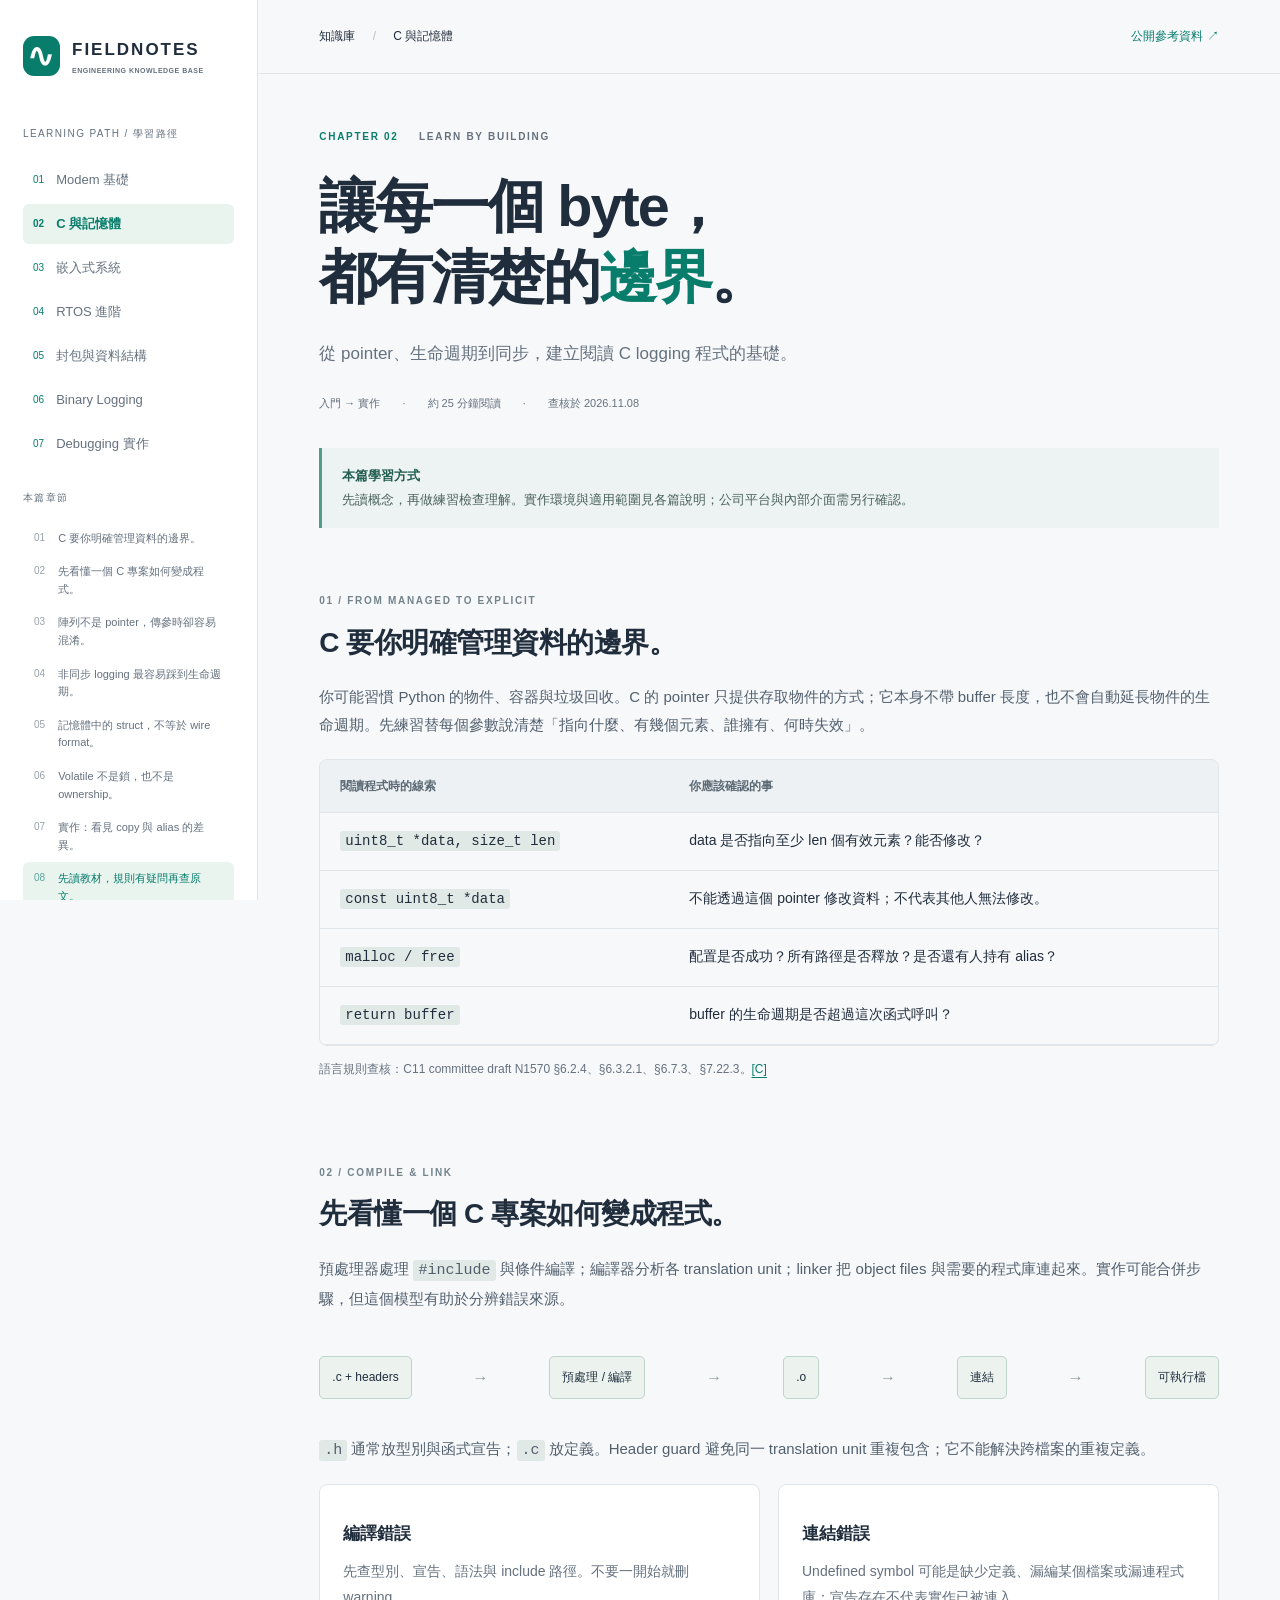
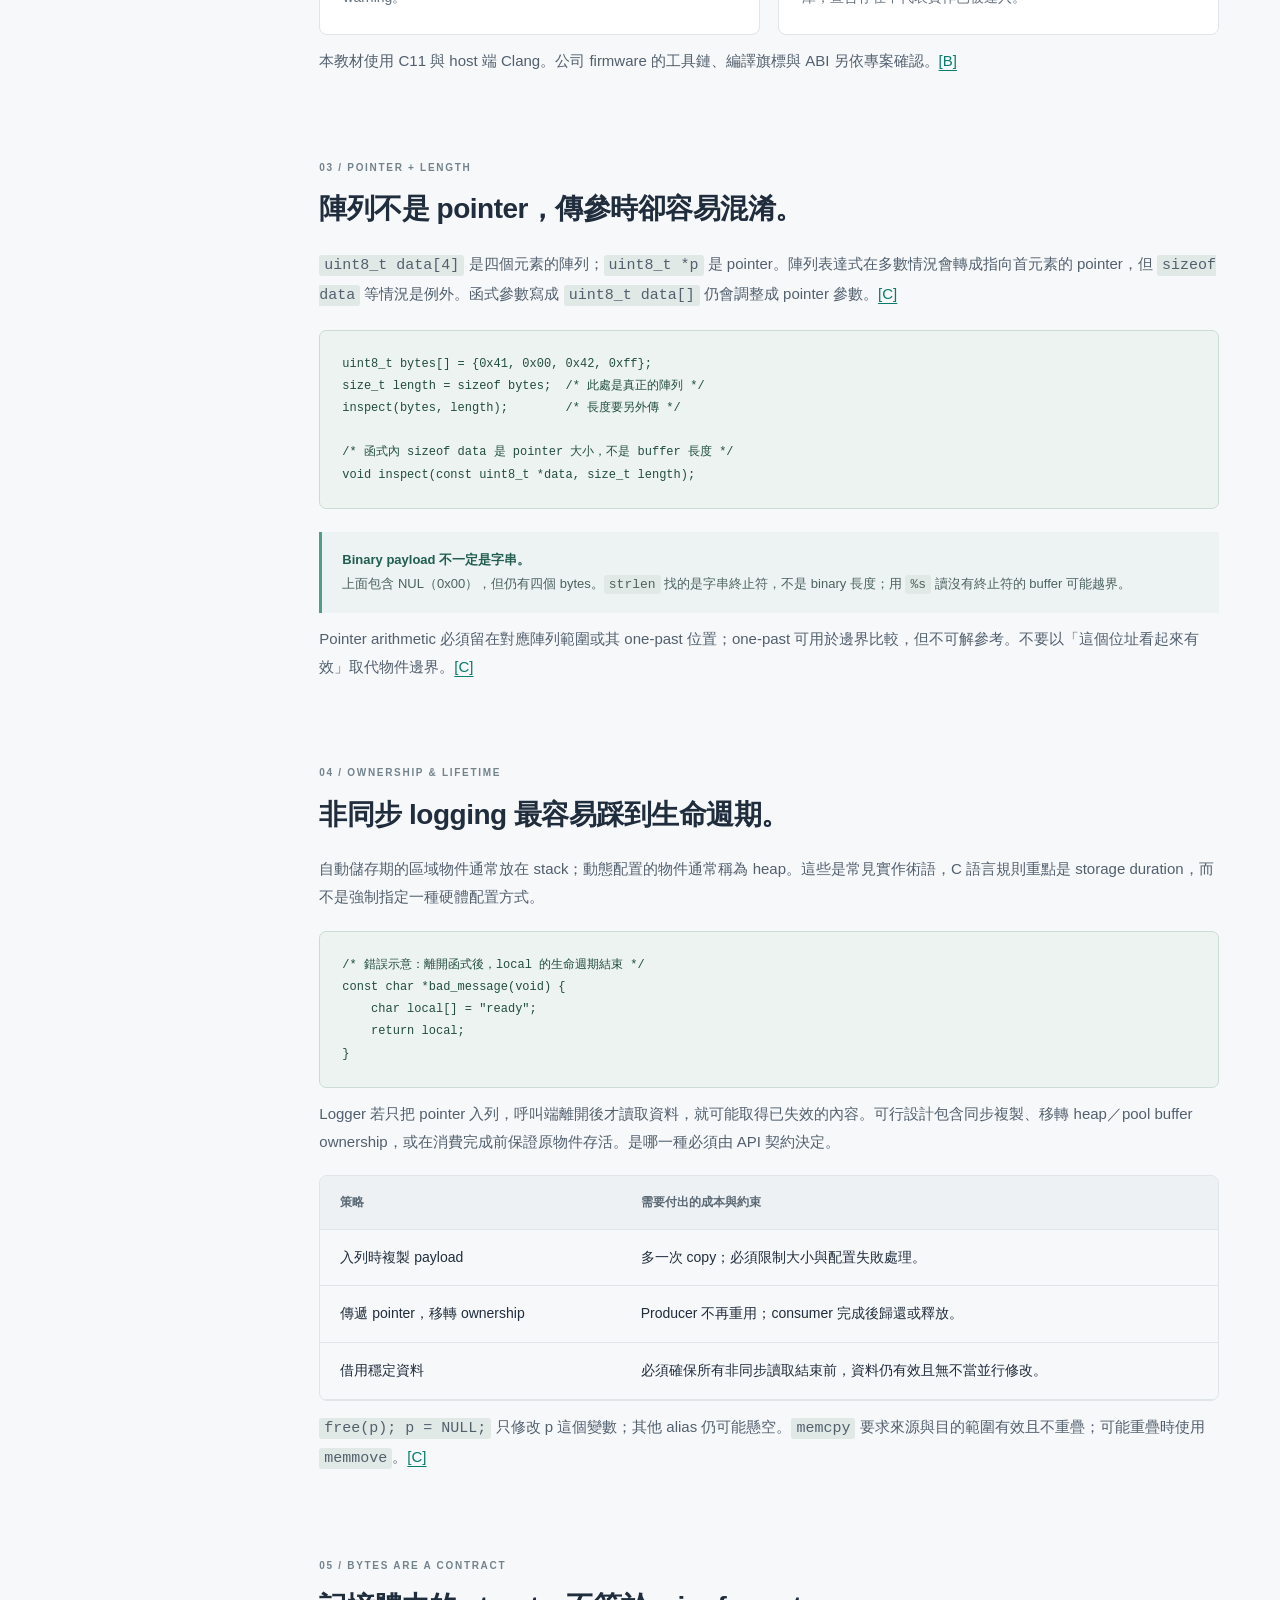
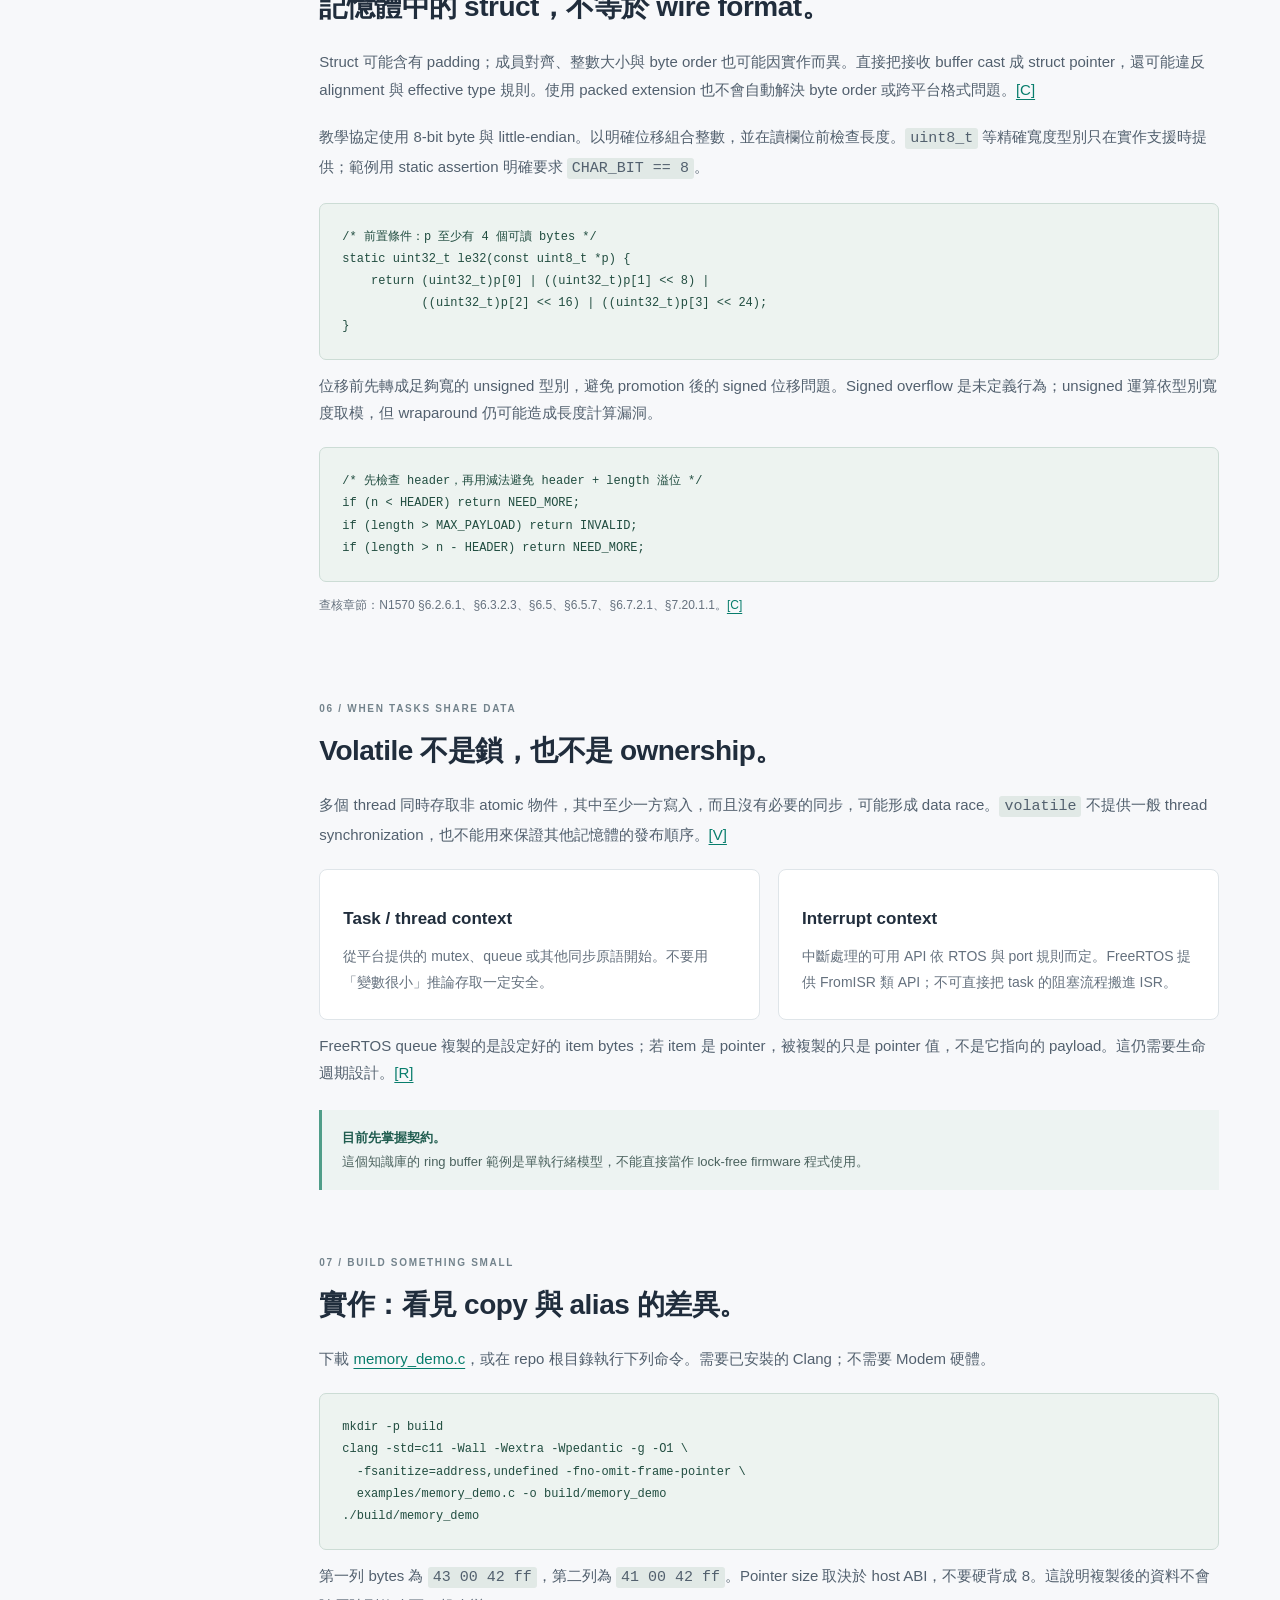
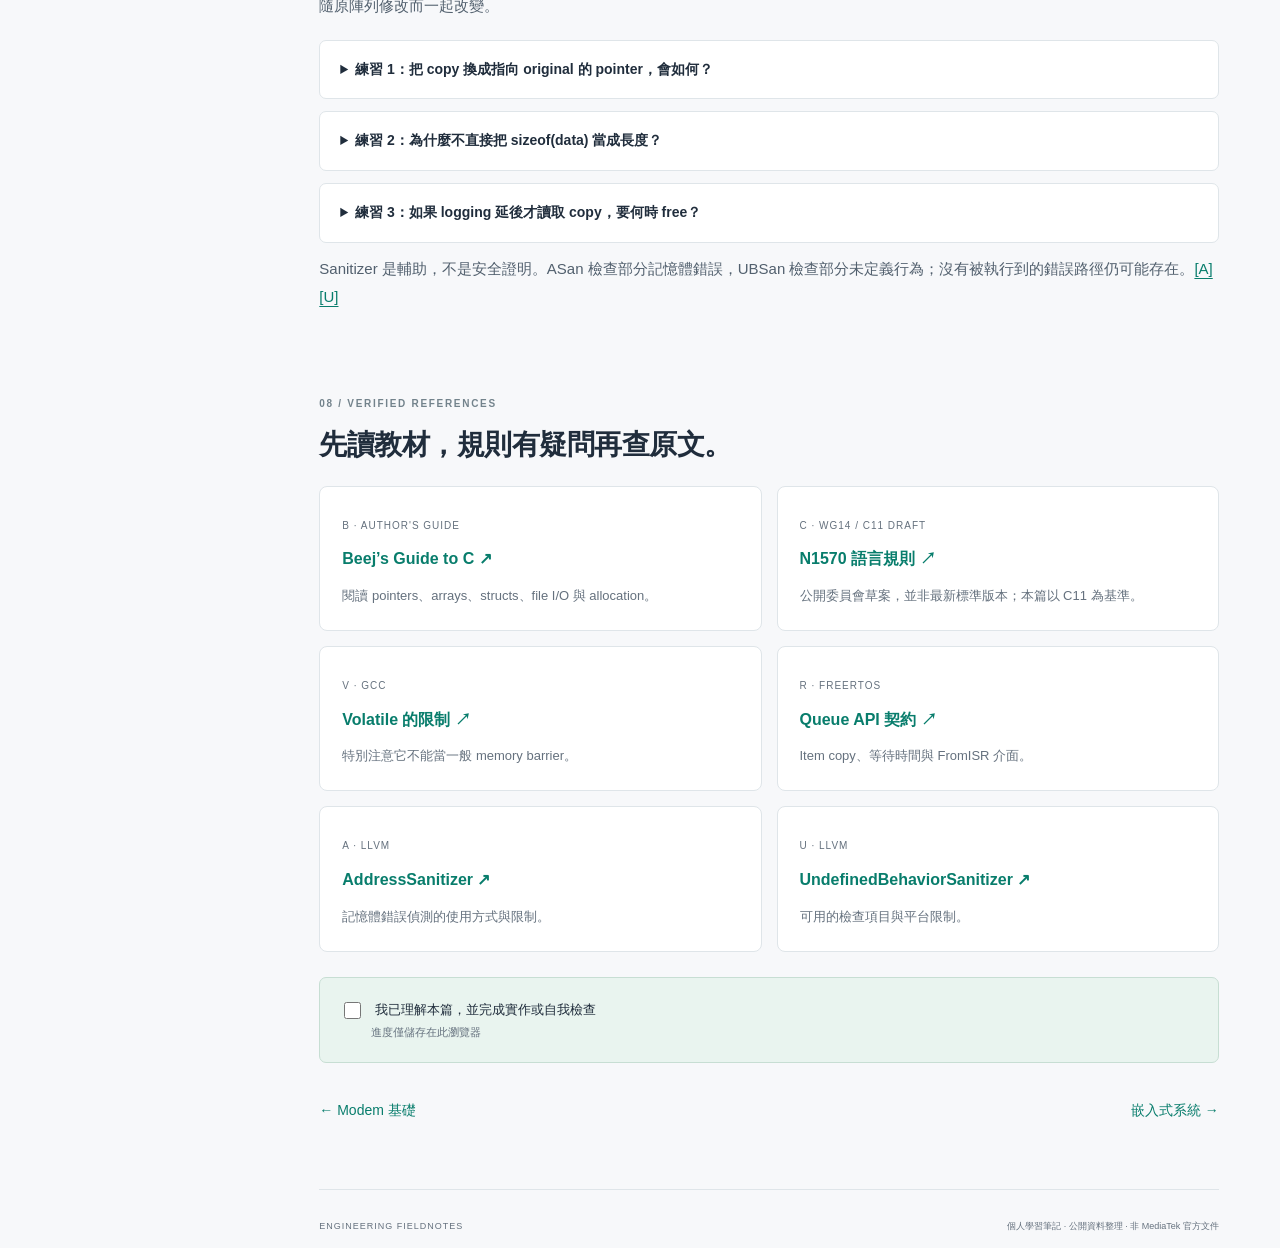
<file: c-memory.html>
<!doctype html>
<html lang="zh-Hant"><head><meta charset="UTF-8"><meta name="viewport" content="width=device-width, initial-scale=1"><meta name="description" content="從 pointer、生命週期到同步，建立閱讀 C logging 程式的基礎。"><title>C 與記憶體 · Engineering Fieldnotes</title><link rel="stylesheet" href="assets/style.css"><link rel="icon" href="assets/favicon.svg" type="image/svg+xml"><script src="assets/app.js" defer></script><script src="assets/labs.js" defer></script></head>
<body data-chapter="c-memory"><a class="skip" href="#main">跳到主要內容</a><aside class="sidebar"><a class="brand" href="index.html"><span class="brand-icon">∿</span><span>FIELDNOTES<small>ENGINEERING KNOWLEDGE BASE</small></span></a><div class="sidebar-label">LEARNING PATH / 學習路徑</div><div class="chapter-nav" aria-label="學習主題"><a href="index.html" class=""><span>01</span>Modem 基礎</a><a href="c-memory.html" class="current" aria-current="page"><span>02</span>C 與記憶體</a><a href="embedded-systems.html" class=""><span>03</span>嵌入式系統</a><a href="rtos-advanced.html" class=""><span>04</span>RTOS 進階</a><a href="packets-data-structures.html" class=""><span>05</span>封包與資料結構</a><a href="binary-logging.html" class=""><span>06</span>Binary Logging</a><a href="debugging.html" class=""><span>07</span>Debugging 實作</a></div><div class="sidebar-label toc-label">本篇章節</div><nav aria-label="文章章節"><a href="#model"><span>01</span>C 要你明確管理資料的邊界。</a><a href="#build"><span>02</span>先看懂一個 C 專案如何變成程式。</a><a href="#pointers"><span>03</span>陣列不是 pointer，傳參時卻容易混淆。</a><a href="#lifetime"><span>04</span>非同步 logging 最容易踩到生命週期。</a><a href="#representation"><span>05</span>記憶體中的 struct，不等於 wire format。</a><a href="#concurrency"><span>06</span>Volatile 不是鎖，也不是 ownership。</a><a href="#practice"><span>07</span>實作：看見 copy 與 alias 的差異。</a><a href="#resources"><span>08</span>先讀教材，規則有疑問再查原文。</a></nav><div class="sidebar-footer">公開知識 · 可重現練習<br><a href="https://github.com/peter0512lee/mediatek-career">View repository ↗</a></div></aside><div class="shell"><header class="topbar"><span>知識庫 <span class="slash">/</span> C 與記憶體</span><a href="#resources">公開參考資料 ↗</a></header><main id="main"><div class="eyebrow">CHAPTER 02 <span>LEARN BY BUILDING</span></div><h1>讓每一個 byte，<br>都有清楚的<em>邊界</em>。</h1><p class="lead">從 pointer、生命週期到同步，建立閱讀 C logging 程式的基礎。</p><div class="meta"><span>入門 → 實作</span><span>約 25 分鐘閱讀</span><span>查核於 <time datetime="2026-11-08">2026.11.08</time></span></div><div class="note"><strong>本篇學習方式</strong>先讀概念，再做練習檢查理解。實作環境與適用範圍見各篇說明；公司平台與內部介面需另行確認。</div><section id="model"><div class="section-kicker">01 / FROM MANAGED TO EXPLICIT</div><h2>C 要你明確管理資料的邊界。</h2><p>你可能習慣 Python 的物件、容器與垃圾回收。C 的 pointer 只提供存取物件的方式；它本身不帶 buffer 長度，也不會自動延長物件的生命週期。先練習替每個參數說清楚「指向什麼、有幾個元素、誰擁有、何時失效」。</p><div class="table-wrap"><table><thead><tr><th>閱讀程式時的線索</th><th>你應該確認的事</th></tr></thead><tbody><tr><td><code>uint8_t *data, size_t len</code></td><td>data 是否指向至少 len 個有效元素？能否修改？</td></tr><tr><td><code>const uint8_t *data</code></td><td>不能透過這個 pointer 修改資料；不代表其他人無法修改。</td></tr><tr><td><code>malloc / free</code></td><td>配置是否成功？所有路徑是否釋放？是否還有人持有 alias？</td></tr><tr><td><code>return buffer</code></td><td>buffer 的生命週期是否超過這次函式呼叫？</td></tr></tbody></table></div><p class="caption">語言規則查核：C11 committee draft N1570 §6.2.4、§6.3.2.1、§6.7.3、§7.22.3。<a href="#ref-c">[C]</a></p></section>
<section id="build"><div class="section-kicker">02 / COMPILE & LINK</div><h2>先看懂一個 C 專案如何變成程式。</h2><p>預處理器處理 <code>#include</code> 與條件編譯；編譯器分析各 translation unit；linker 把 object files 與需要的程式庫連起來。實作可能合併步驟，但這個模型有助於分辨錯誤來源。</p><div class="log-flow"><span>.c + headers</span><i>→</i><span>預處理 / 編譯</span><i>→</i><span>.o</span><i>→</i><span>連結</span><i>→</i><span>可執行檔</span></div><p><code>.h</code> 通常放型別與函式宣告；<code>.c</code> 放定義。Header guard 避免同一 translation unit 重複包含；它不能解決跨檔案的重複定義。</p><div class="two-col"><article class="card"><h3>編譯錯誤</h3><p>先查型別、宣告、語法與 include 路徑。不要一開始就刪 warning。</p></article><article class="card"><h3>連結錯誤</h3><p>Undefined symbol 可能是缺少定義、漏編某個檔案或漏連程式庫；宣告存在不代表實作已被連入。</p></article></div><p>本教材使用 C11 與 host 端 Clang。公司 firmware 的工具鏈、編譯旗標與 ABI 另依專案確認。<a href="#ref-beej">[B]</a></p></section>
<section id="pointers"><div class="section-kicker">03 / POINTER + LENGTH</div><h2>陣列不是 pointer，傳參時卻容易混淆。</h2><p><code>uint8_t data[4]</code> 是四個元素的陣列；<code>uint8_t *p</code> 是 pointer。陣列表達式在多數情況會轉成指向首元素的 pointer，但 <code>sizeof data</code> 等情況是例外。函式參數寫成 <code>uint8_t data[]</code> 仍會調整成 pointer 參數。<a href="#ref-c">[C]</a></p><pre><code>uint8_t bytes[] = {0x41, 0x00, 0x42, 0xff};
size_t length = sizeof bytes;  /* 此處是真正的陣列 */
inspect(bytes, length);        /* 長度要另外傳 */

/* 函式內 sizeof data 是 pointer 大小，不是 buffer 長度 */
void inspect(const uint8_t *data, size_t length);</code></pre><div class="note"><strong>Binary payload 不一定是字串。</strong>上面包含 NUL（0x00），但仍有四個 bytes。<code>strlen</code> 找的是字串終止符，不是 binary 長度；用 <code>%s</code> 讀沒有終止符的 buffer 可能越界。</div><p>Pointer arithmetic 必須留在對應陣列範圍或其 one-past 位置；one-past 可用於邊界比較，但不可解參考。不要以「這個位址看起來有效」取代物件邊界。<a href="#ref-c">[C]</a></p></section>
<section id="lifetime"><div class="section-kicker">04 / OWNERSHIP & LIFETIME</div><h2>非同步 logging 最容易踩到生命週期。</h2><p>自動儲存期的區域物件通常放在 stack；動態配置的物件通常稱為 heap。這些是常見實作術語，C 語言規則重點是 storage duration，而不是強制指定一種硬體配置方式。</p><pre><code>/* 錯誤示意：離開函式後，local 的生命週期結束 */
const char *bad_message(void) {
    char local[] = "ready";
    return local;
}</code></pre><p>Logger 若只把 pointer 入列，呼叫端離開後才讀取資料，就可能取得已失效的內容。可行設計包含同步複製、移轉 heap／pool buffer ownership，或在消費完成前保證原物件存活。是哪一種必須由 API 契約決定。</p><div class="table-wrap"><table><thead><tr><th>策略</th><th>需要付出的成本與約束</th></tr></thead><tbody><tr><td>入列時複製 payload</td><td>多一次 copy；必須限制大小與配置失敗處理。</td></tr><tr><td>傳遞 pointer，移轉 ownership</td><td>Producer 不再重用；consumer 完成後歸還或釋放。</td></tr><tr><td>借用穩定資料</td><td>必須確保所有非同步讀取結束前，資料仍有效且無不當並行修改。</td></tr></tbody></table></div><p><code>free(p); p = NULL;</code> 只修改 p 這個變數；其他 alias 仍可能懸空。<code>memcpy</code> 要求來源與目的範圍有效且不重疊；可能重疊時使用 <code>memmove</code>。<a href="#ref-c">[C]</a></p></section>
<section id="representation"><div class="section-kicker">05 / BYTES ARE A CONTRACT</div><h2>記憶體中的 struct，不等於 wire format。</h2><p>Struct 可能含有 padding；成員對齊、整數大小與 byte order 也可能因實作而異。直接把接收 buffer cast 成 struct pointer，還可能違反 alignment 與 effective type 規則。使用 packed extension 也不會自動解決 byte order 或跨平台格式問題。<a href="#ref-c">[C]</a></p><p>教學協定使用 8-bit byte 與 little-endian。以明確位移組合整數，並在讀欄位前檢查長度。<code>uint8_t</code> 等精確寬度型別只在實作支援時提供；範例用 static assertion 明確要求 <code>CHAR_BIT == 8</code>。</p><pre><code>/* 前置條件：p 至少有 4 個可讀 bytes */
static uint32_t le32(const uint8_t *p) {
    return (uint32_t)p[0] | ((uint32_t)p[1] &lt;&lt; 8) |
           ((uint32_t)p[2] &lt;&lt; 16) | ((uint32_t)p[3] &lt;&lt; 24);
}</code></pre><p>位移前先轉成足夠寬的 unsigned 型別，避免 promotion 後的 signed 位移問題。Signed overflow 是未定義行為；unsigned 運算依型別寬度取模，但 wraparound 仍可能造成長度計算漏洞。</p><pre><code>/* 先檢查 header，再用減法避免 header + length 溢位 */
if (n &lt; HEADER) return NEED_MORE;
if (length &gt; MAX_PAYLOAD) return INVALID;
if (length &gt; n - HEADER) return NEED_MORE;</code></pre><p class="caption">查核章節：N1570 §6.2.6.1、§6.3.2.3、§6.5、§6.5.7、§6.7.2.1、§7.20.1.1。<a href="#ref-c">[C]</a></p></section>
<section id="concurrency"><div class="section-kicker">06 / WHEN TASKS SHARE DATA</div><h2>Volatile 不是鎖，也不是 ownership。</h2><p>多個 thread 同時存取非 atomic 物件，其中至少一方寫入，而且沒有必要的同步，可能形成 data race。<code>volatile</code> 不提供一般 thread synchronization，也不能用來保證其他記憶體的發布順序。<a href="#ref-volatile">[V]</a></p><div class="two-col"><article class="card"><h3>Task / thread context</h3><p>從平台提供的 mutex、queue 或其他同步原語開始。不要用「變數很小」推論存取一定安全。</p></article><article class="card"><h3>Interrupt context</h3><p>中斷處理的可用 API 依 RTOS 與 port 規則而定。FreeRTOS 提供 FromISR 類 API；不可直接把 task 的阻塞流程搬進 ISR。</p></article></div><p>FreeRTOS queue 複製的是設定好的 item bytes；若 item 是 pointer，被複製的只是 pointer 值，不是它指向的 payload。這仍需要生命週期設計。<a href="#ref-rtos">[R]</a></p><div class="note"><strong>目前先掌握契約。</strong>這個知識庫的 ring buffer 範例是單執行緒模型，不能直接當作 lock-free firmware 程式使用。</div></section>
<section id="practice"><div class="section-kicker">07 / BUILD SOMETHING SMALL</div><h2>實作：看見 copy 與 alias 的差異。</h2><p>下載 <a href="examples/memory_demo.c" download>memory_demo.c</a>，或在 repo 根目錄執行下列命令。需要已安裝的 Clang；不需要 Modem 硬體。</p><pre><code>mkdir -p build
clang -std=c11 -Wall -Wextra -Wpedantic -g -O1 \
  -fsanitize=address,undefined -fno-omit-frame-pointer \
  examples/memory_demo.c -o build/memory_demo
./build/memory_demo</code></pre><p>第一列 bytes 為 <code>43 00 42 ff</code>，第二列為 <code>41 00 42 ff</code>。Pointer size 取決於 host ABI，不要硬背成 8。這說明複製後的資料不會隨原陣列修改而一起改變。</p><details><summary>練習 1：把 copy 換成指向 original 的 pointer，會如何？</summary><p>兩者會指向同一個陣列，看到相同的更新；此時不可 free 那個 pointer，因為它不是動態配置的物件。</p></details><details><summary>練習 2：為什麼不直接把 sizeof(data) 當成長度？</summary><p>函式收到的是 pointer；sizeof 計算 pointer 型別的大小。它不含 caller 的陣列容量資訊。</p></details><details><summary>練習 3：如果 logging 延後才讀取 copy，要何時 free？</summary><p>要等所有需要讀取它的 consumer 都完成，並由明確的 owner 釋放。函式回傳不一定代表非同步消費已完成。</p></details><p>Sanitizer 是輔助，不是安全證明。ASan 檢查部分記憶體錯誤，UBSan 檢查部分未定義行為；沒有被執行到的錯誤路徑仍可能存在。<a href="#ref-asan">[A]</a> <a href="#ref-ubsan">[U]</a></p></section>
<section id="resources"><div class="section-kicker">08 / VERIFIED REFERENCES</div><h2>先讀教材，規則有疑問再查原文。</h2><div class="resources"><a id="ref-beej" href="https://beej.us/guide/bgc/html/index.html"><span>B · AUTHOR'S GUIDE</span><h3>Beej’s Guide to C ↗</h3><p>閱讀 pointers、arrays、structs、file I/O 與 allocation。</p></a><a id="ref-c" href="https://www.open-std.org/jtc1/sc22/wg14/www/docs/n1570.pdf"><span>C · WG14 / C11 DRAFT</span><h3>N1570 語言規則 ↗</h3><p>公開委員會草案，並非最新標準版本；本篇以 C11 為基準。</p></a><a id="ref-volatile" href="https://gcc.gnu.org/onlinedocs/gcc/Volatiles.html"><span>V · GCC</span><h3>Volatile 的限制 ↗</h3><p>特別注意它不能當一般 memory barrier。</p></a><a id="ref-rtos" href="https://github.com/FreeRTOS/FreeRTOS-Kernel/blob/main/include/queue.h"><span>R · FREERTOS</span><h3>Queue API 契約 ↗</h3><p>Item copy、等待時間與 FromISR 介面。</p></a><a id="ref-asan" href="https://clang.llvm.org/docs/AddressSanitizer.html"><span>A · LLVM</span><h3>AddressSanitizer ↗</h3><p>記憶體錯誤偵測的使用方式與限制。</p></a><a id="ref-ubsan" href="https://clang.llvm.org/docs/UndefinedBehaviorSanitizer.html"><span>U · LLVM</span><h3>UndefinedBehaviorSanitizer ↗</h3><p>可用的檢查項目與平台限制。</p></a></div></section>
<div class="completion"><label><input type="checkbox" id="completed"> 我已理解本篇，並完成實作或自我檢查</label><span id="completion-status" role="status"></span></div><div class="page-links"><a href="index.html">← Modem 基礎</a><a href="embedded-systems.html">嵌入式系統 →</a></div><footer>ENGINEERING FIELDNOTES <span>個人學習筆記 · 公開資料整理 · 非 MediaTek 官方文件</span></footer></main></div></body></html>
</file>
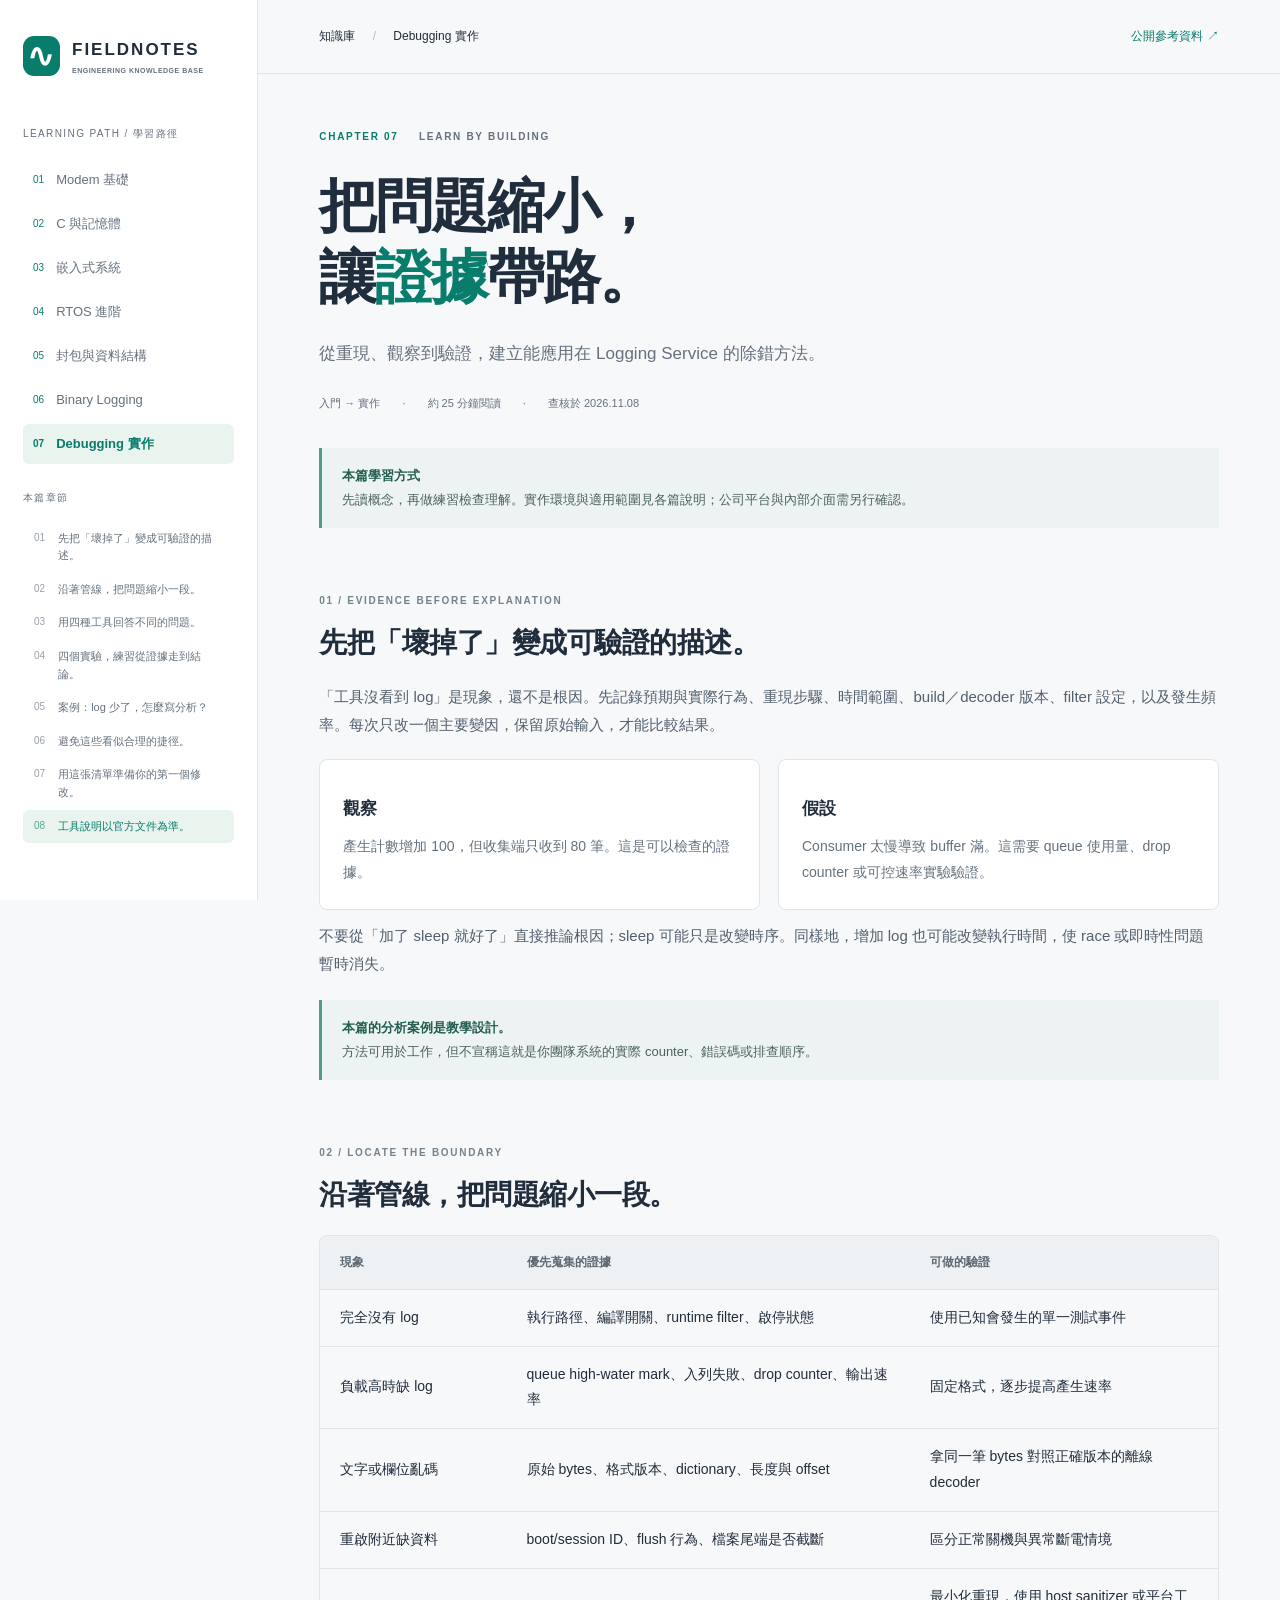
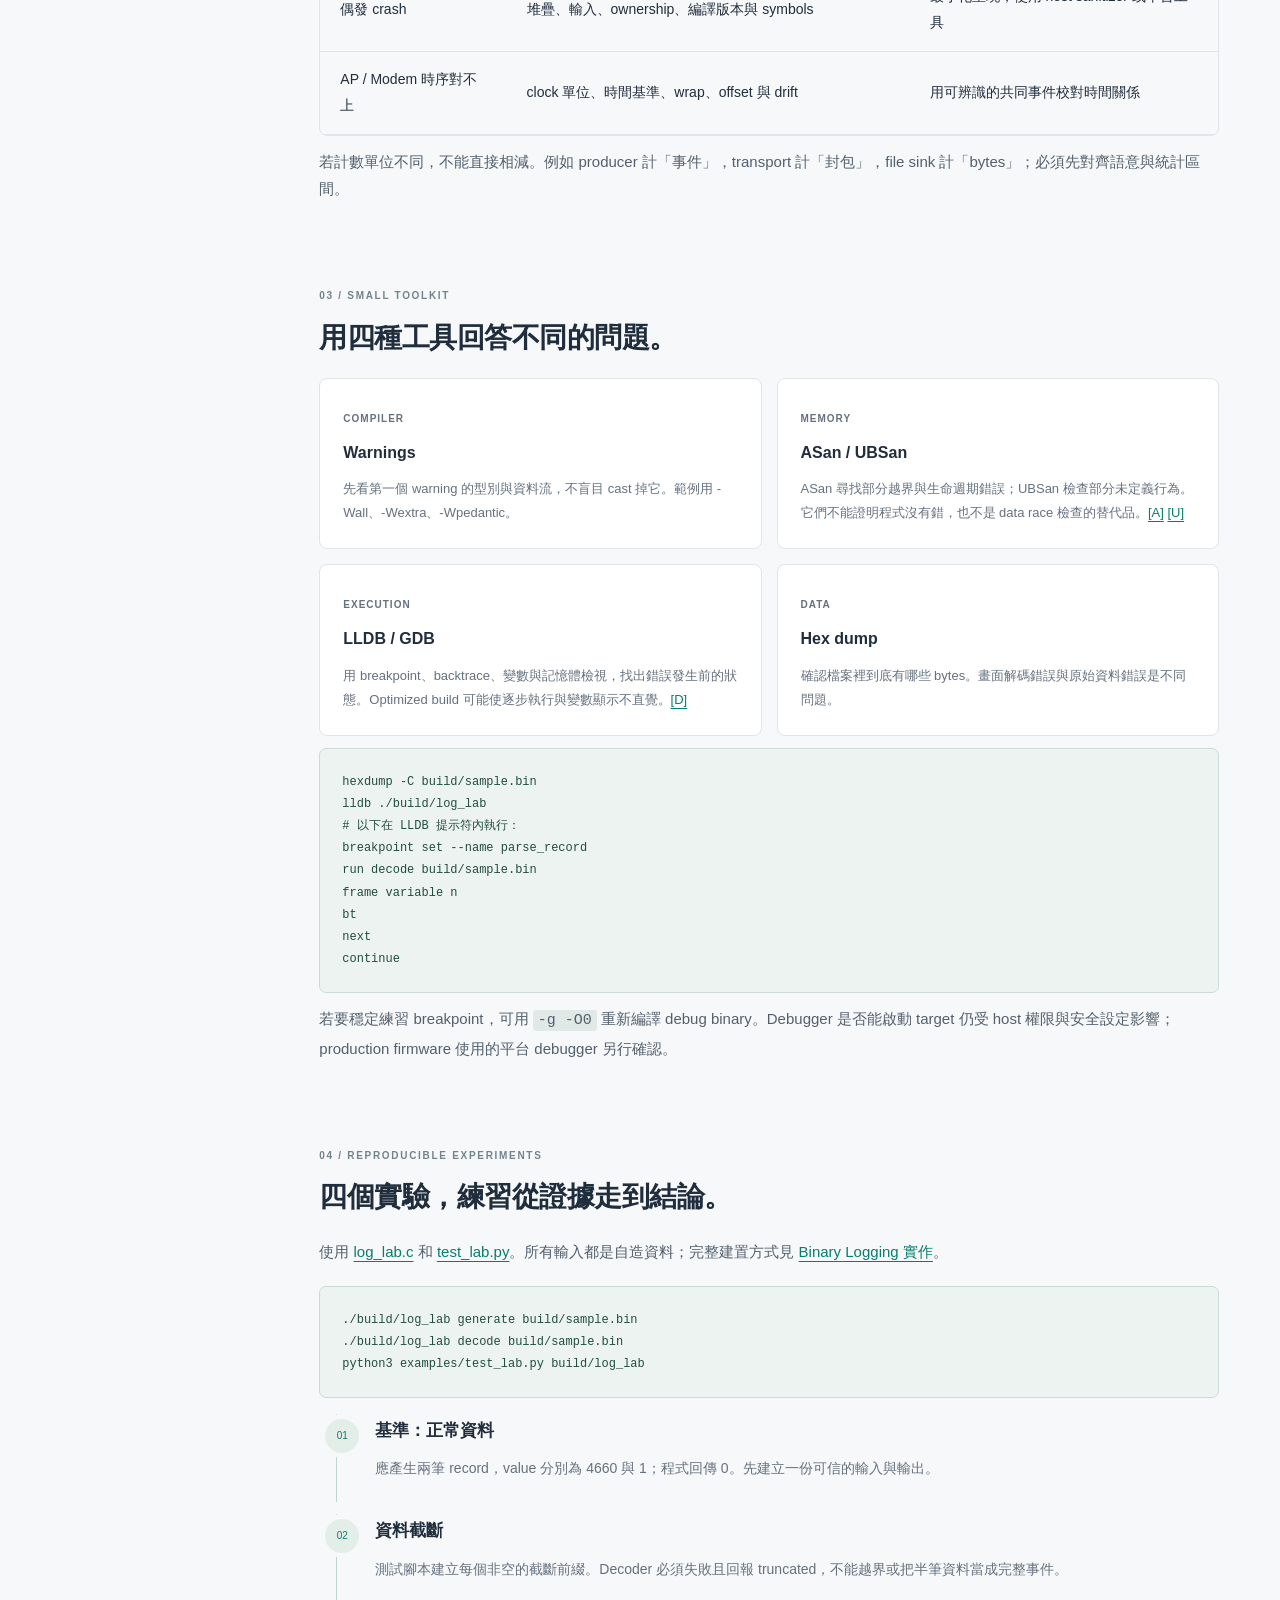
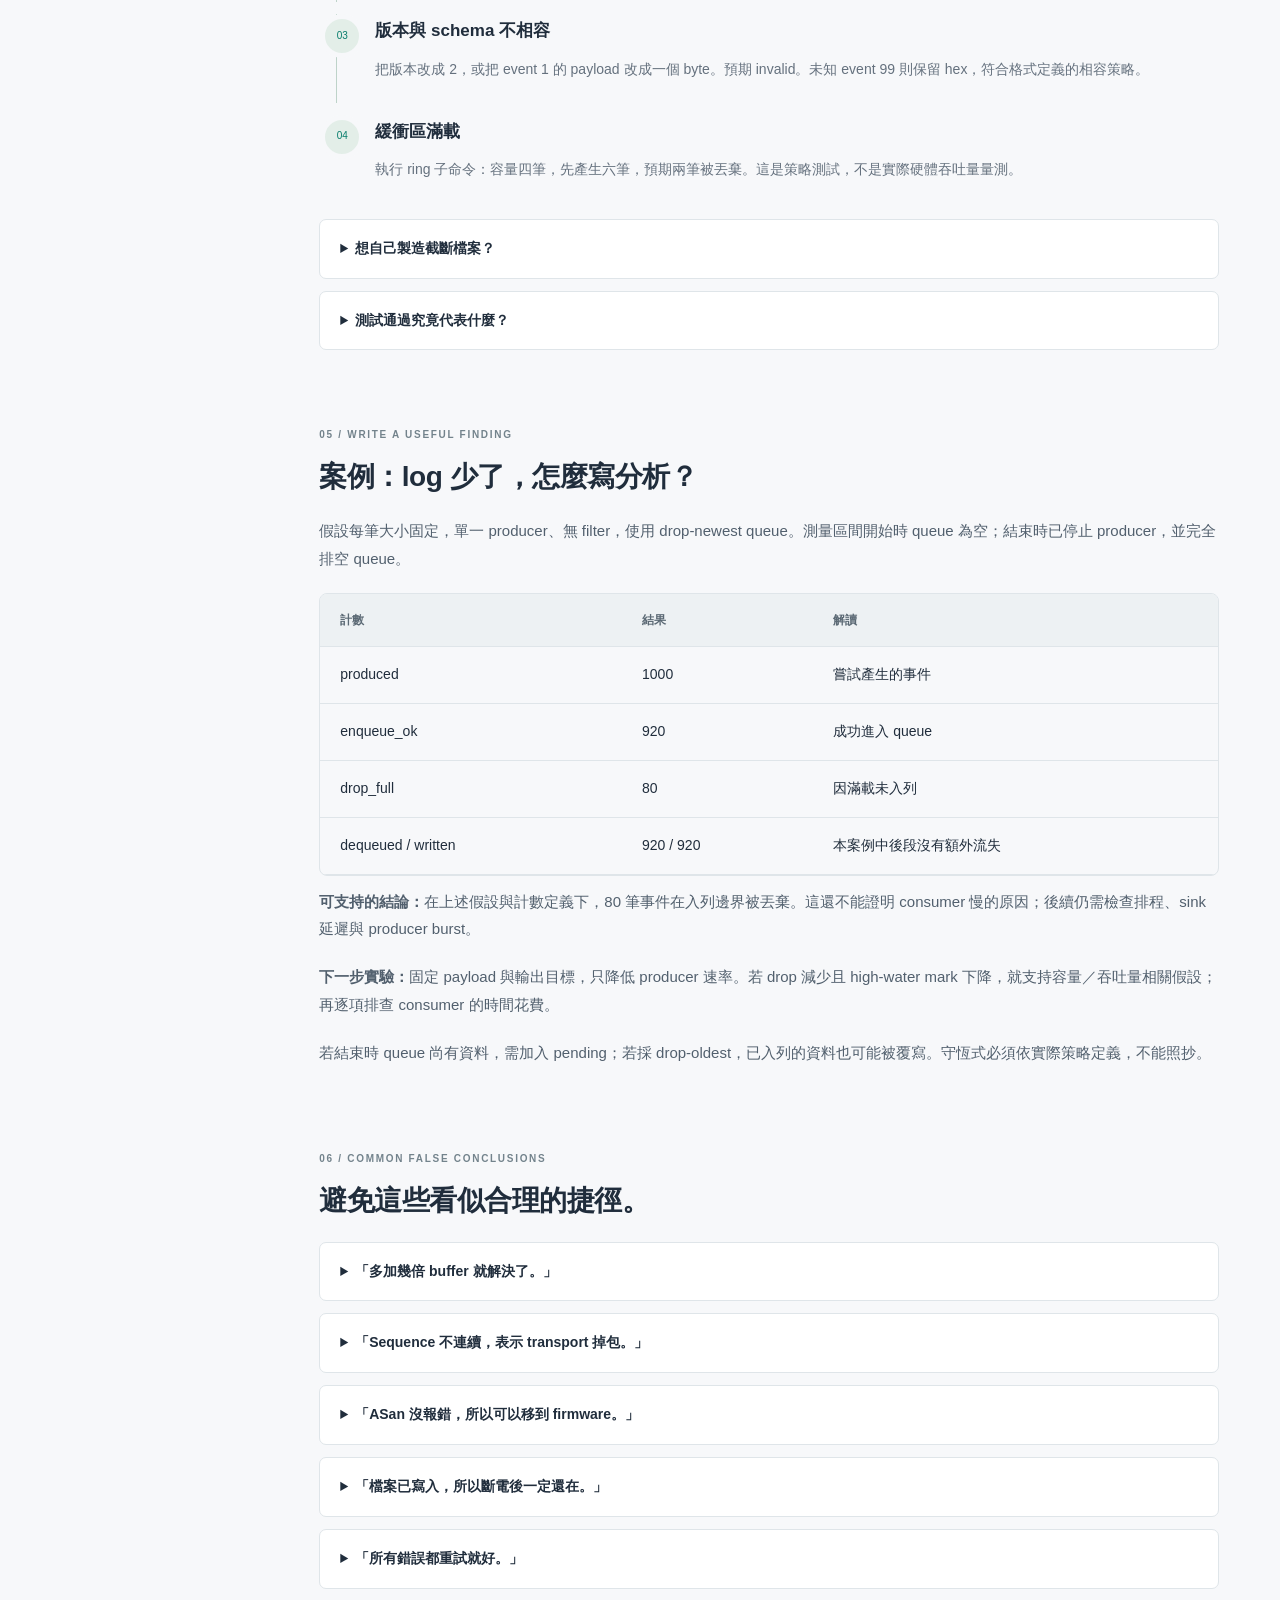
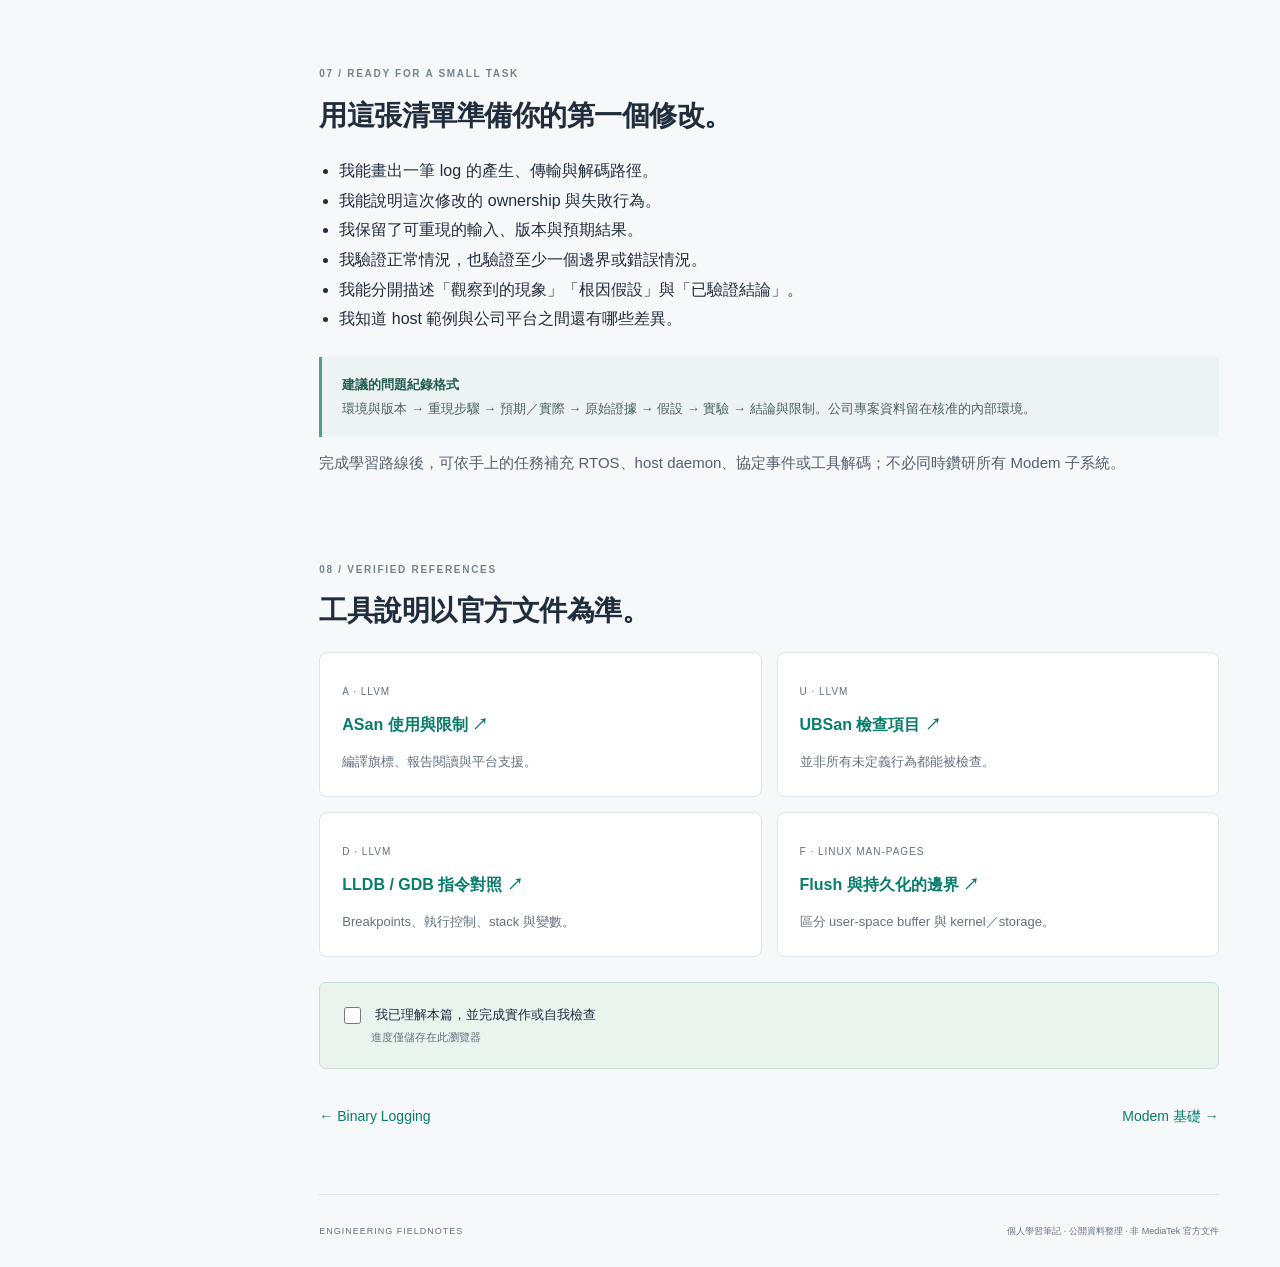
<file: debugging.html>
<!doctype html>
<html lang="zh-Hant"><head><meta charset="UTF-8"><meta name="viewport" content="width=device-width, initial-scale=1"><meta name="description" content="從重現、觀察到驗證，建立能應用在 Logging Service 的除錯方法。"><title>Debugging 實作 · Engineering Fieldnotes</title><link rel="stylesheet" href="assets/style.css"><link rel="icon" href="assets/favicon.svg" type="image/svg+xml"><script src="assets/app.js" defer></script><script src="assets/labs.js" defer></script></head>
<body data-chapter="debugging"><a class="skip" href="#main">跳到主要內容</a><aside class="sidebar"><a class="brand" href="index.html"><span class="brand-icon">∿</span><span>FIELDNOTES<small>ENGINEERING KNOWLEDGE BASE</small></span></a><div class="sidebar-label">LEARNING PATH / 學習路徑</div><div class="chapter-nav" aria-label="學習主題"><a href="index.html" class=""><span>01</span>Modem 基礎</a><a href="c-memory.html" class=""><span>02</span>C 與記憶體</a><a href="embedded-systems.html" class=""><span>03</span>嵌入式系統</a><a href="rtos-advanced.html" class=""><span>04</span>RTOS 進階</a><a href="packets-data-structures.html" class=""><span>05</span>封包與資料結構</a><a href="binary-logging.html" class=""><span>06</span>Binary Logging</a><a href="debugging.html" class="current" aria-current="page"><span>07</span>Debugging 實作</a></div><div class="sidebar-label toc-label">本篇章節</div><nav aria-label="文章章節"><a href="#method"><span>01</span>先把「壞掉了」變成可驗證的描述。</a><a href="#triage"><span>02</span>沿著管線，把問題縮小一段。</a><a href="#tools"><span>03</span>用四種工具回答不同的問題。</a><a href="#lab"><span>04</span>四個實驗，練習從證據走到結論。</a><a href="#case"><span>05</span>案例：log 少了，怎麼寫分析？</a><a href="#pitfalls"><span>06</span>避免這些看似合理的捷徑。</a><a href="#check"><span>07</span>用這張清單準備你的第一個修改。</a><a href="#resources"><span>08</span>工具說明以官方文件為準。</a></nav><div class="sidebar-footer">公開知識 · 可重現練習<br><a href="https://github.com/peter0512lee/mediatek-career">View repository ↗</a></div></aside><div class="shell"><header class="topbar"><span>知識庫 <span class="slash">/</span> Debugging 實作</span><a href="#resources">公開參考資料 ↗</a></header><main id="main"><div class="eyebrow">CHAPTER 07 <span>LEARN BY BUILDING</span></div><h1>把問題縮小，<br>讓<em>證據</em>帶路。</h1><p class="lead">從重現、觀察到驗證，建立能應用在 Logging Service 的除錯方法。</p><div class="meta"><span>入門 → 實作</span><span>約 25 分鐘閱讀</span><span>查核於 <time datetime="2026-11-08">2026.11.08</time></span></div><div class="note"><strong>本篇學習方式</strong>先讀概念，再做練習檢查理解。實作環境與適用範圍見各篇說明；公司平台與內部介面需另行確認。</div><section id="method"><div class="section-kicker">01 / EVIDENCE BEFORE EXPLANATION</div><h2>先把「壞掉了」變成可驗證的描述。</h2><p>「工具沒看到 log」是現象，還不是根因。先記錄預期與實際行為、重現步驟、時間範圍、build／decoder 版本、filter 設定，以及發生頻率。每次只改一個主要變因，保留原始輸入，才能比較結果。</p><div class="two-col"><article class="card"><h3>觀察</h3><p>產生計數增加 100，但收集端只收到 80 筆。這是可以檢查的證據。</p></article><article class="card"><h3>假設</h3><p>Consumer 太慢導致 buffer 滿。這需要 queue 使用量、drop counter 或可控速率實驗驗證。</p></article></div><p>不要從「加了 sleep 就好了」直接推論根因；sleep 可能只是改變時序。同樣地，增加 log 也可能改變執行時間，使 race 或即時性問題暫時消失。</p><div class="note"><strong>本篇的分析案例是教學設計。</strong>方法可用於工作，但不宣稱這就是你團隊系統的實際 counter、錯誤碼或排查順序。</div></section>
<section id="triage"><div class="section-kicker">02 / LOCATE THE BOUNDARY</div><h2>沿著管線，把問題縮小一段。</h2><div class="table-wrap"><table><thead><tr><th>現象</th><th>優先蒐集的證據</th><th>可做的驗證</th></tr></thead><tbody><tr><td>完全沒有 log</td><td>執行路徑、編譯開關、runtime filter、啟停狀態</td><td>使用已知會發生的單一測試事件</td></tr><tr><td>負載高時缺 log</td><td>queue high-water mark、入列失敗、drop counter、輸出速率</td><td>固定格式，逐步提高產生速率</td></tr><tr><td>文字或欄位亂碼</td><td>原始 bytes、格式版本、dictionary、長度與 offset</td><td>拿同一筆 bytes 對照正確版本的離線 decoder</td></tr><tr><td>重啟附近缺資料</td><td>boot/session ID、flush 行為、檔案尾端是否截斷</td><td>區分正常關機與異常斷電情境</td></tr><tr><td>偶發 crash</td><td>堆疊、輸入、ownership、編譯版本與 symbols</td><td>最小化重現，使用 host sanitizer 或平台工具</td></tr><tr><td>AP / Modem 時序對不上</td><td>clock 單位、時間基準、wrap、offset 與 drift</td><td>用可辨識的共同事件校對時間關係</td></tr></tbody></table></div><p>若計數單位不同，不能直接相減。例如 producer 計「事件」，transport 計「封包」，file sink 計「bytes」；必須先對齊語意與統計區間。</p></section>
<section id="tools"><div class="section-kicker">03 / SMALL TOOLKIT</div><h2>用四種工具回答不同的問題。</h2><div class="resources"><article class="card"><span class="tiny">COMPILER</span><h3>Warnings</h3><p>先看第一個 warning 的型別與資料流，不盲目 cast 掉它。範例用 -Wall、-Wextra、-Wpedantic。</p></article><article class="card"><span class="tiny">MEMORY</span><h3>ASan / UBSan</h3><p>ASan 尋找部分越界與生命週期錯誤；UBSan 檢查部分未定義行為。它們不能證明程式沒有錯，也不是 data race 檢查的替代品。<a href="#ref-asan">[A]</a> <a href="#ref-ubsan">[U]</a></p></article><article class="card"><span class="tiny">EXECUTION</span><h3>LLDB / GDB</h3><p>用 breakpoint、backtrace、變數與記憶體檢視，找出錯誤發生前的狀態。Optimized build 可能使逐步執行與變數顯示不直覺。<a href="#ref-lldb">[D]</a></p></article><article class="card"><span class="tiny">DATA</span><h3>Hex dump</h3><p>確認檔案裡到底有哪些 bytes。畫面解碼錯誤與原始資料錯誤是不同問題。</p></article></div><pre><code>hexdump -C build/sample.bin
lldb ./build/log_lab
# 以下在 LLDB 提示符內執行：
breakpoint set --name parse_record
run decode build/sample.bin
frame variable n
bt
next
continue</code></pre><p>若要穩定練習 breakpoint，可用 <code>-g -O0</code> 重新編譯 debug binary。Debugger 是否能啟動 target 仍受 host 權限與安全設定影響；production firmware 使用的平台 debugger 另行確認。</p></section>
<section id="lab"><div class="section-kicker">04 / REPRODUCIBLE EXPERIMENTS</div><h2>四個實驗，練習從證據走到結論。</h2><p>使用 <a href="examples/log_lab.c" download>log_lab.c</a> 和 <a href="examples/test_lab.py" download>test_lab.py</a>。所有輸入都是自造資料；完整建置方式見 <a href="binary-logging.html#practice">Binary Logging 實作</a>。</p><pre><code>./build/log_lab generate build/sample.bin
./build/log_lab decode build/sample.bin
python3 examples/test_lab.py build/log_lab</code></pre><ol class="timeline"><li><h3>基準：正常資料</h3><p>應產生兩筆 record，value 分別為 4660 與 1；程式回傳 0。先建立一份可信的輸入與輸出。</p></li><li><h3>資料截斷</h3><p>測試腳本建立每個非空的截斷前綴。Decoder 必須失敗且回報 truncated，不能越界或把半筆資料當成完整事件。</p></li><li><h3>版本與 schema 不相容</h3><p>把版本改成 2，或把 event 1 的 payload 改成一個 byte。預期 invalid。未知 event 99 則保留 hex，符合格式定義的相容策略。</p></li><li><h3>緩衝區滿載</h3><p>執行 ring 子命令：容量四筆，先產生六筆，預期兩筆被丟棄。這是策略測試，不是實際硬體吞吐量量測。</p></li></ol><details><summary>想自己製造截斷檔案？</summary><pre><code>python3 -c 'from pathlib import Path; p=Path("build/sample.bin"); Path("build/truncated.bin").write_bytes(p.read_bytes()[:-1])'
./build/log_lab decode build/truncated.bin</code></pre><p>第一筆仍可輸出，接著在檔案結尾回報 truncated。整個命令應回傳非零。已印出部分資料不代表整個檔案有效。</p></details><details><summary>測試通過究竟代表什麼？</summary><p>表示這組輸入與執行環境符合預期。測試涵蓋短 header／payload、邊界長度、格式錯誤、未知 ID、串接多筆與 sequence wrap；沒有證明任意輸入安全，也沒有驗證 RTOS、DMA、並行、壓縮或真實設備效能。</p></details></section>
<section id="case"><div class="section-kicker">05 / WRITE A USEFUL FINDING</div><h2>案例：log 少了，怎麼寫分析？</h2><p>假設每筆大小固定，單一 producer、無 filter，使用 drop-newest queue。測量區間開始時 queue 為空；結束時已停止 producer，並完全排空 queue。</p><div class="table-wrap"><table><thead><tr><th>計數</th><th>結果</th><th>解讀</th></tr></thead><tbody><tr><td>produced</td><td>1000</td><td>嘗試產生的事件</td></tr><tr><td>enqueue_ok</td><td>920</td><td>成功進入 queue</td></tr><tr><td>drop_full</td><td>80</td><td>因滿載未入列</td></tr><tr><td>dequeued / written</td><td>920 / 920</td><td>本案例中後段沒有額外流失</td></tr></tbody></table></div><p><strong>可支持的結論：</strong>在上述假設與計數定義下，80 筆事件在入列邊界被丟棄。這還不能證明 consumer 慢的原因；後續仍需檢查排程、sink 延遲與 producer burst。</p><p><strong>下一步實驗：</strong>固定 payload 與輸出目標，只降低 producer 速率。若 drop 減少且 high-water mark 下降，就支持容量／吞吐量相關假設；再逐項排查 consumer 的時間花費。</p><p>若結束時 queue 尚有資料，需加入 pending；若採 drop-oldest，已入列的資料也可能被覆寫。守恆式必須依實際策略定義，不能照抄。</p></section>
<section id="pitfalls"><div class="section-kicker">06 / COMMON FALSE CONCLUSIONS</div><h2>避免這些看似合理的捷徑。</h2><details><summary>「多加幾倍 buffer 就解決了。」</summary><p>可能只是延後滿載。先區分短暫 burst 與長期 producer 大於 consumer；再量測記憶體成本、等待時間與丟棄策略。</p></details><details><summary>「Sequence 不連續，表示 transport 掉包。」</summary><p>還可能是 filter、不同 channel、重啟或計數 wrap。必須知道 sequence 的配置點與作用域才能定位。</p></details><details><summary>「ASan 沒報錯，所以可以移到 firmware。」</summary><p>Host sanitizer 不覆蓋所有邏輯錯誤或目標硬體問題；alignment、ABI、排程、cache、ISR、DMA 與平台 API 都要另驗證。</p></details><details><summary>「檔案已寫入，所以斷電後一定還在。」</summary><p>stdio buffer、作業系統 page cache 與裝置持久化是不同層次。fwrite 成功不等於持久化；本練習只檢查寫入與 close 的結果，沒有做 crash-durability 保證。<a href="#ref-flush">[F]</a></p></details><details><summary>「所有錯誤都重試就好。」</summary><p>重試可能重複資料、改變順序或造成無限迴圈。先依錯誤分類與操作是否可安全重複，定義上限、退避與可觀察性。</p></details></section>
<section id="check"><div class="section-kicker">07 / READY FOR A SMALL TASK</div><h2>用這張清單準備你的第一個修改。</h2><ul><li>我能畫出一筆 log 的產生、傳輸與解碼路徑。</li><li>我能說明這次修改的 ownership 與失敗行為。</li><li>我保留了可重現的輸入、版本與預期結果。</li><li>我驗證正常情況，也驗證至少一個邊界或錯誤情況。</li><li>我能分開描述「觀察到的現象」「根因假設」與「已驗證結論」。</li><li>我知道 host 範例與公司平台之間還有哪些差異。</li></ul><div class="note"><strong>建議的問題紀錄格式</strong>環境與版本 → 重現步驟 → 預期／實際 → 原始證據 → 假設 → 實驗 → 結論與限制。公司專案資料留在核准的內部環境。</div><p>完成學習路線後，可依手上的任務補充 RTOS、host daemon、協定事件或工具解碼；不必同時鑽研所有 Modem 子系統。</p></section>
<section id="resources"><div class="section-kicker">08 / VERIFIED REFERENCES</div><h2>工具說明以官方文件為準。</h2><div class="resources"><a id="ref-asan" href="https://clang.llvm.org/docs/AddressSanitizer.html"><span>A · LLVM</span><h3>ASan 使用與限制 ↗</h3><p>編譯旗標、報告閱讀與平台支援。</p></a><a id="ref-ubsan" href="https://clang.llvm.org/docs/UndefinedBehaviorSanitizer.html"><span>U · LLVM</span><h3>UBSan 檢查項目 ↗</h3><p>並非所有未定義行為都能被檢查。</p></a><a id="ref-lldb" href="https://lldb.llvm.org/use/map.html"><span>D · LLVM</span><h3>LLDB / GDB 指令對照 ↗</h3><p>Breakpoints、執行控制、stack 與變數。</p></a><a id="ref-flush" href="https://man7.org/linux/man-pages/man3/fflush.3.html"><span>F · LINUX MAN-PAGES</span><h3>Flush 與持久化的邊界 ↗</h3><p>區分 user-space buffer 與 kernel／storage。</p></a></div></section>
<div class="completion"><label><input type="checkbox" id="completed"> 我已理解本篇，並完成實作或自我檢查</label><span id="completion-status" role="status"></span></div><div class="page-links"><a href="binary-logging.html">← Binary Logging</a><a href="index.html">Modem 基礎 →</a></div><footer>ENGINEERING FIELDNOTES <span>個人學習筆記 · 公開資料整理 · 非 MediaTek 官方文件</span></footer></main></div></body></html>
</file>
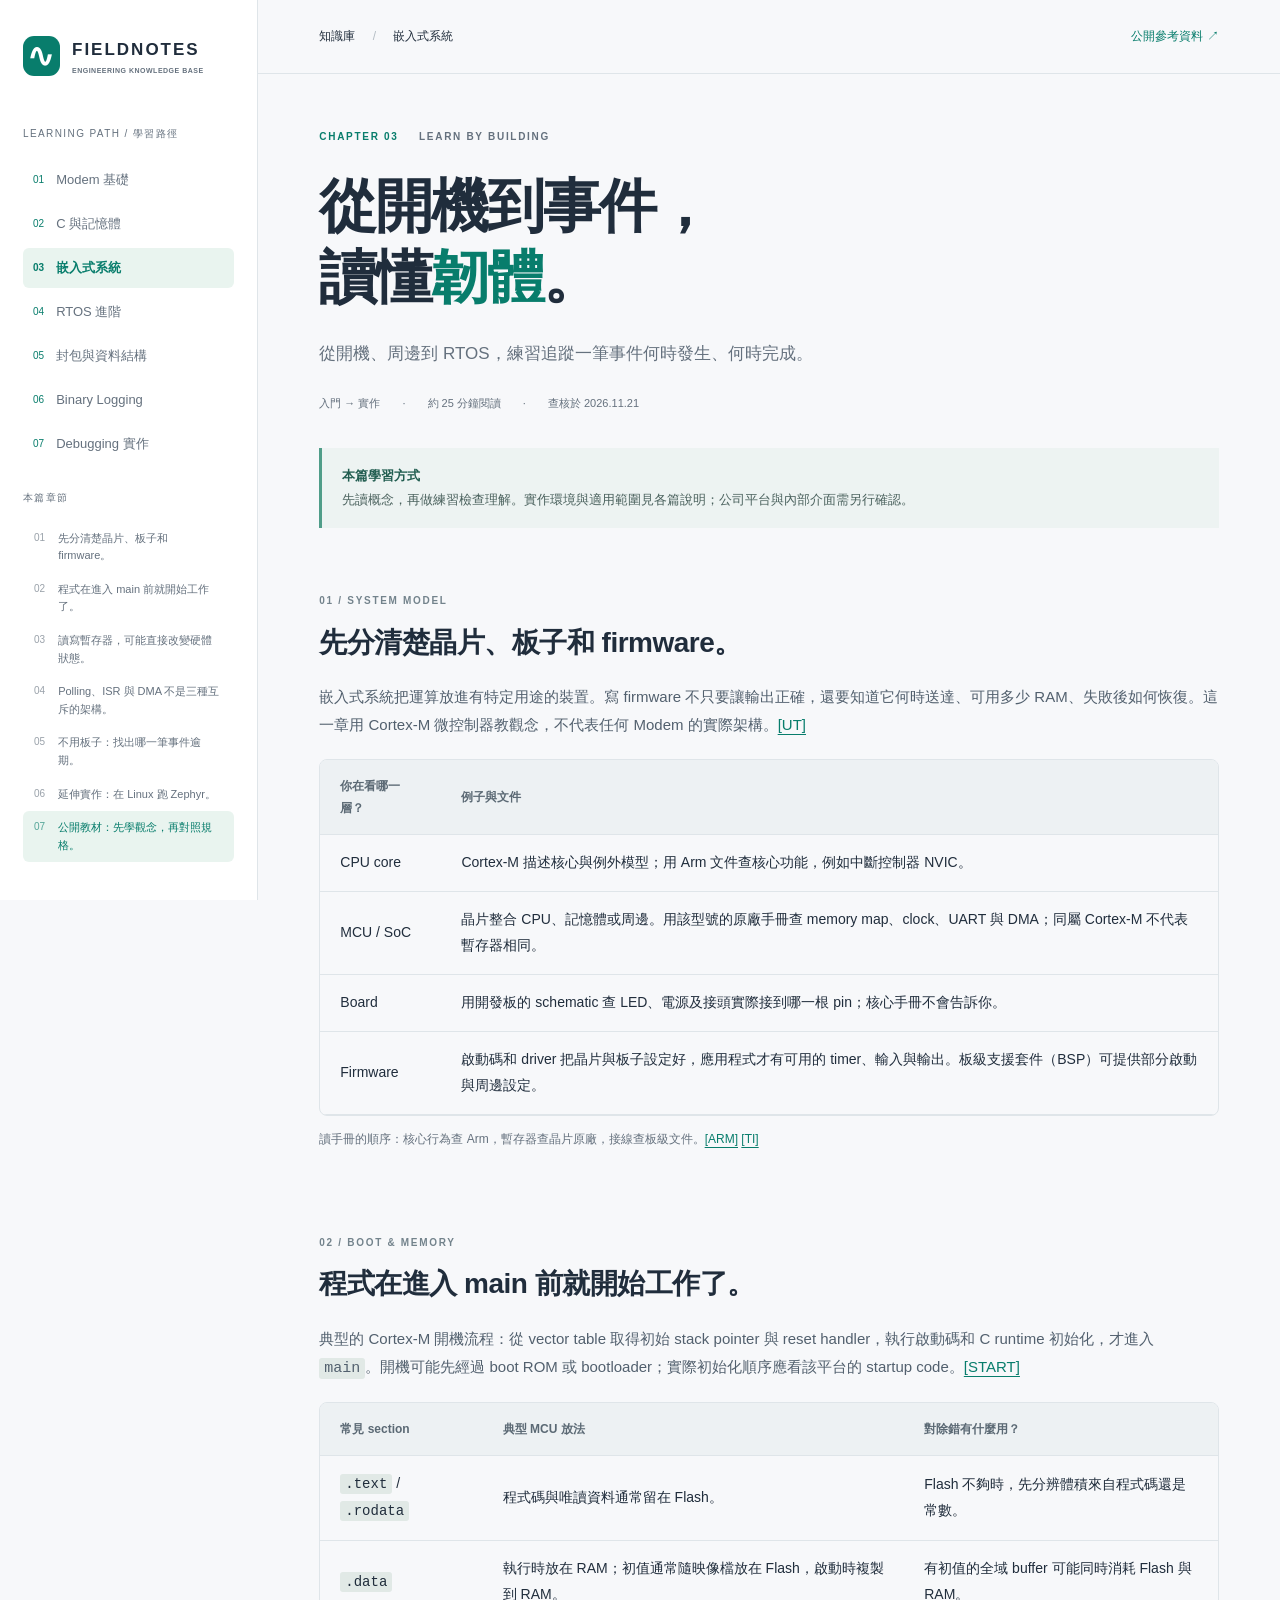
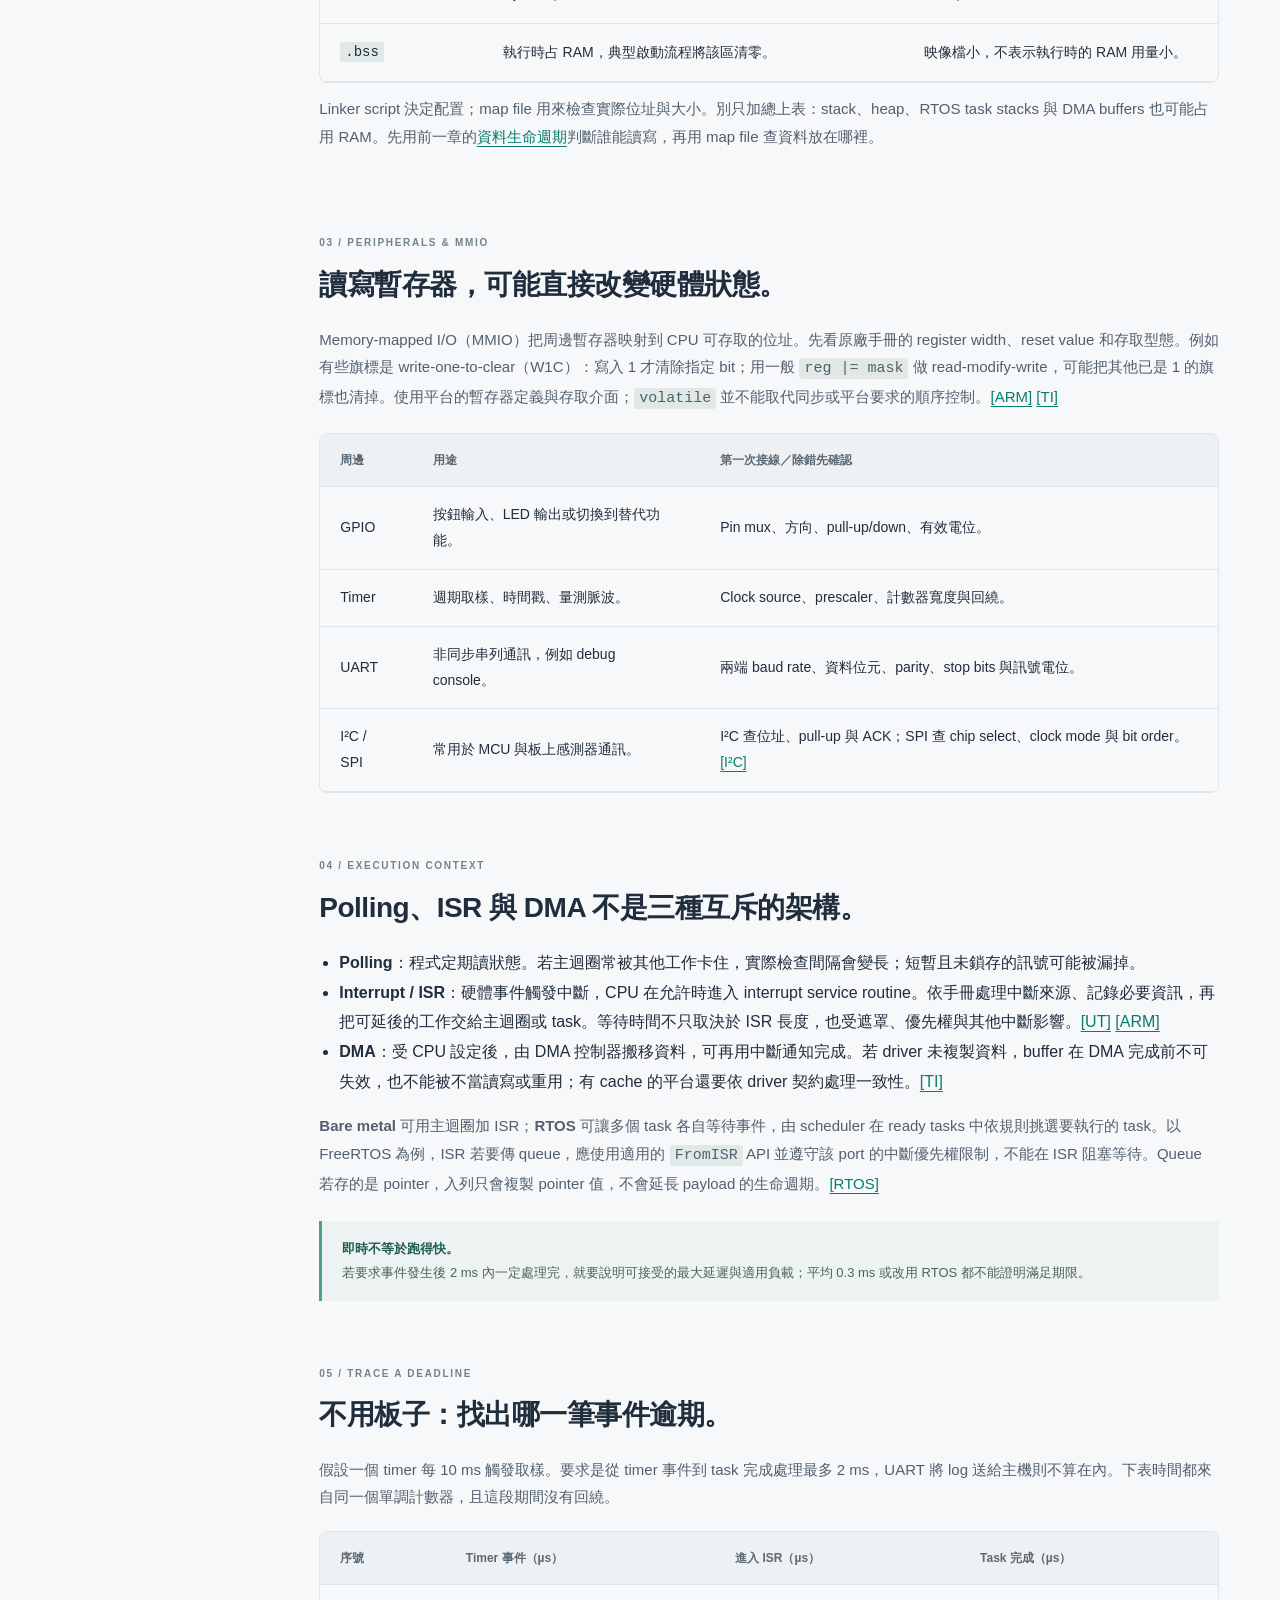
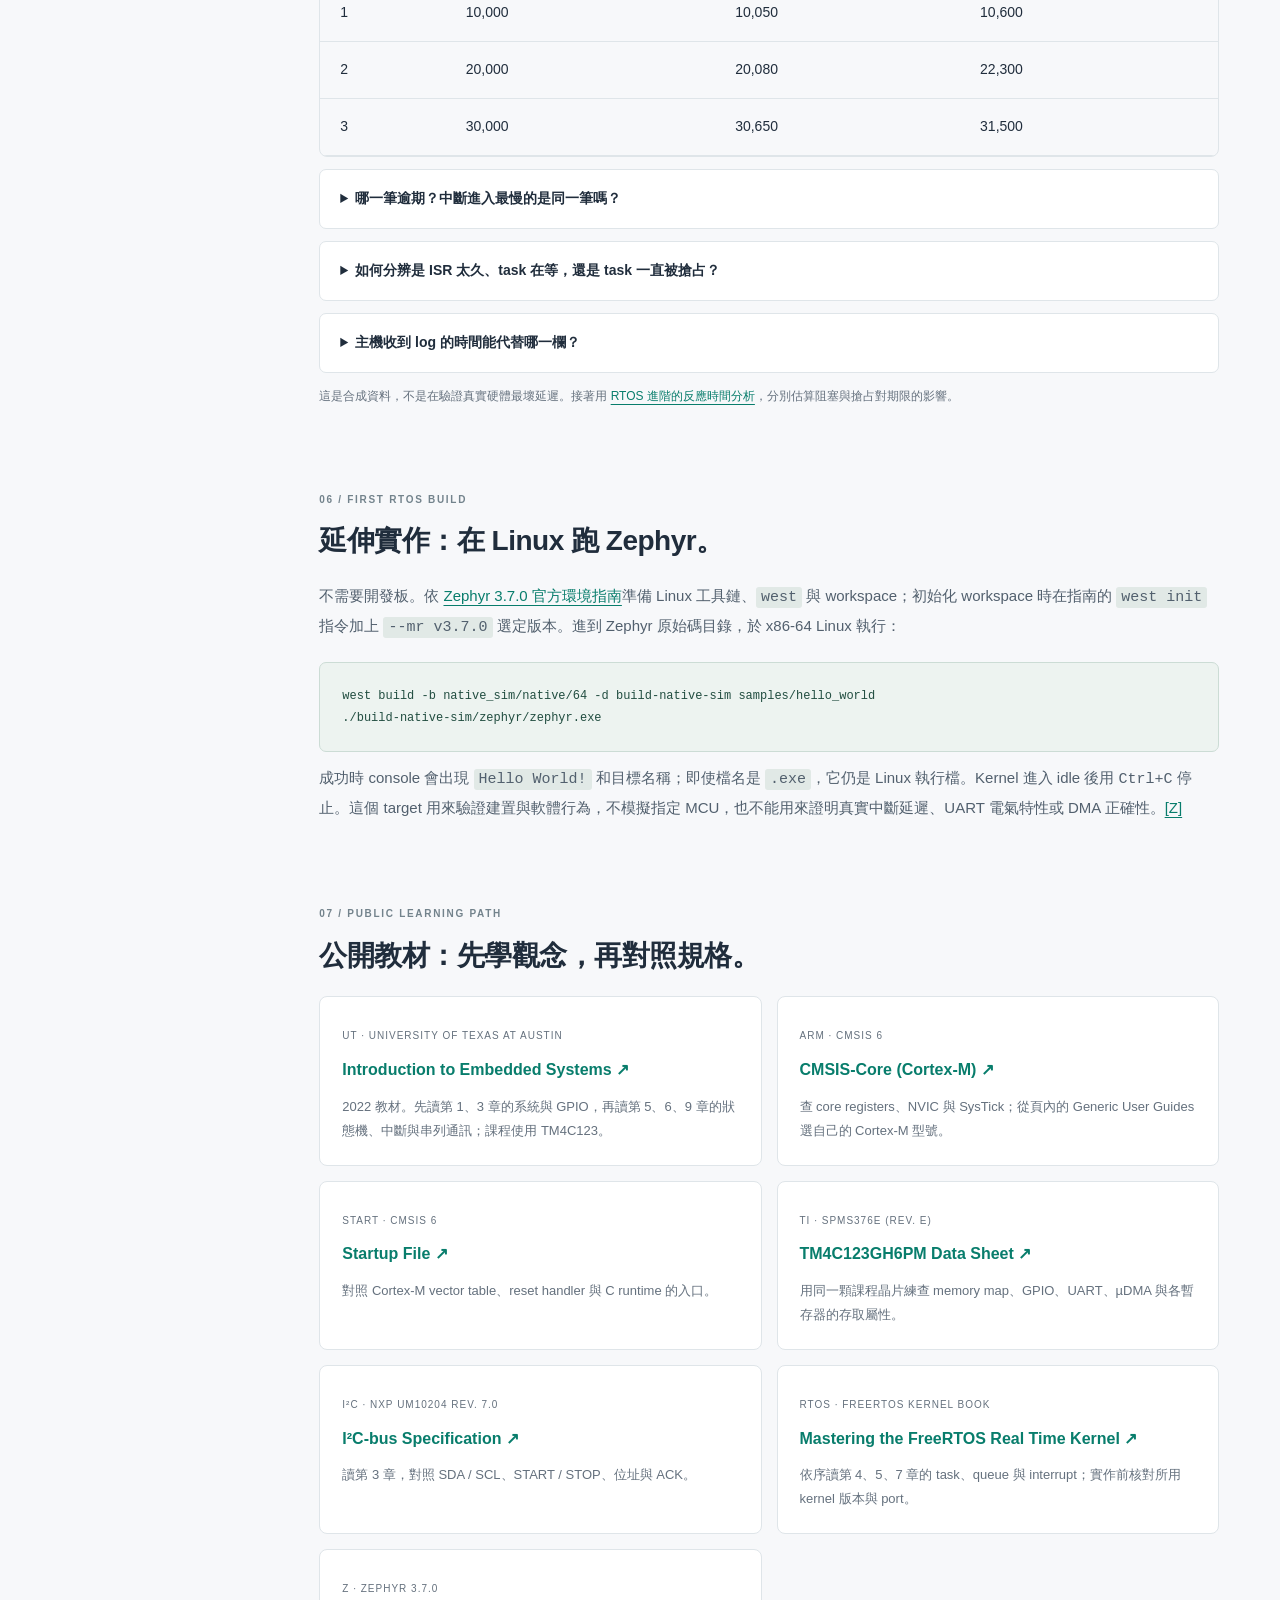
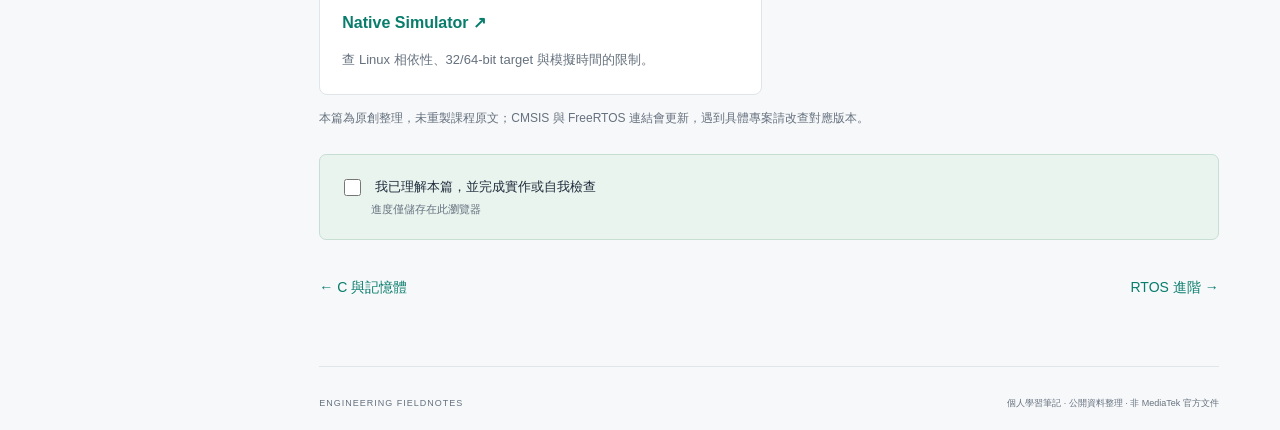
<file: embedded-systems.html>
<!doctype html>
<html lang="zh-Hant"><head><meta charset="UTF-8"><meta name="viewport" content="width=device-width, initial-scale=1"><meta name="description" content="從開機、周邊到 RTOS，練習追蹤一筆事件何時發生、何時完成。"><title>嵌入式系統 · Engineering Fieldnotes</title><link rel="stylesheet" href="assets/style.css"><link rel="icon" href="assets/favicon.svg" type="image/svg+xml"><script src="assets/app.js" defer></script><script src="assets/labs.js" defer></script></head>
<body data-chapter="embedded-systems"><a class="skip" href="#main">跳到主要內容</a><aside class="sidebar"><a class="brand" href="index.html"><span class="brand-icon">∿</span><span>FIELDNOTES<small>ENGINEERING KNOWLEDGE BASE</small></span></a><div class="sidebar-label">LEARNING PATH / 學習路徑</div><div class="chapter-nav" aria-label="學習主題"><a href="index.html" class=""><span>01</span>Modem 基礎</a><a href="c-memory.html" class=""><span>02</span>C 與記憶體</a><a href="embedded-systems.html" class="current" aria-current="page"><span>03</span>嵌入式系統</a><a href="rtos-advanced.html" class=""><span>04</span>RTOS 進階</a><a href="packets-data-structures.html" class=""><span>05</span>封包與資料結構</a><a href="binary-logging.html" class=""><span>06</span>Binary Logging</a><a href="debugging.html" class=""><span>07</span>Debugging 實作</a></div><div class="sidebar-label toc-label">本篇章節</div><nav aria-label="文章章節"><a href="#system-model"><span>01</span>先分清楚晶片、板子和 firmware。</a><a href="#boot-memory"><span>02</span>程式在進入 main 前就開始工作了。</a><a href="#peripherals"><span>03</span>讀寫暫存器，可能直接改變硬體狀態。</a><a href="#execution"><span>04</span>Polling、ISR 與 DMA 不是三種互斥的架構。</a><a href="#practice"><span>05</span>不用板子：找出哪一筆事件逾期。</a><a href="#simulator"><span>06</span>延伸實作：在 Linux 跑 Zephyr。</a><a href="#resources"><span>07</span>公開教材：先學觀念，再對照規格。</a></nav><div class="sidebar-footer">公開知識 · 可重現練習<br><a href="https://github.com/peter0512lee/mediatek-career">View repository ↗</a></div></aside><div class="shell"><header class="topbar"><span>知識庫 <span class="slash">/</span> 嵌入式系統</span><a href="#resources">公開參考資料 ↗</a></header><main id="main"><div class="eyebrow">CHAPTER 03 <span>LEARN BY BUILDING</span></div><h1>從開機到事件，<br>讀懂<em>韌體</em>。</h1><p class="lead">從開機、周邊到 RTOS，練習追蹤一筆事件何時發生、何時完成。</p><div class="meta"><span>入門 → 實作</span><span>約 25 分鐘閱讀</span><span>查核於 <time datetime="2026-11-21">2026.11.21</time></span></div><div class="note"><strong>本篇學習方式</strong>先讀概念，再做練習檢查理解。實作環境與適用範圍見各篇說明；公司平台與內部介面需另行確認。</div><section id="system-model">
  <div class="section-kicker">01 / SYSTEM MODEL</div>
  <h2>先分清楚晶片、板子和 firmware。</h2>
  <p>嵌入式系統把運算放進有特定用途的裝置。寫 firmware 不只要讓輸出正確，還要知道它何時送達、可用多少 RAM、失敗後如何恢復。這一章用 Cortex-M 微控制器教觀念，不代表任何 Modem 的實際架構。<a href="#ref-ut">[UT]</a></p>
  <div class="table-wrap"><table>
    <thead><tr><th scope="col">你在看哪一層？</th><th scope="col">例子與文件</th></tr></thead>
    <tbody>
      <tr><td>CPU core</td><td>Cortex-M 描述核心與例外模型；用 Arm 文件查核心功能，例如中斷控制器 NVIC。</td></tr>
      <tr><td>MCU / SoC</td><td>晶片整合 CPU、記憶體或周邊。用該型號的原廠手冊查 memory map、clock、UART 與 DMA；同屬 Cortex-M 不代表暫存器相同。</td></tr>
      <tr><td>Board</td><td>用開發板的 schematic 查 LED、電源及接頭實際接到哪一根 pin；核心手冊不會告訴你。</td></tr>
      <tr><td>Firmware</td><td>啟動碼和 driver 把晶片與板子設定好，應用程式才有可用的 timer、輸入與輸出。板級支援套件（BSP）可提供部分啟動與周邊設定。</td></tr>
    </tbody>
  </table></div>
  <p class="caption">讀手冊的順序：核心行為查 Arm，暫存器查晶片原廠，接線查板級文件。<a href="#ref-arm">[ARM]</a> <a href="#ref-ti">[TI]</a></p>
</section>
<section id="boot-memory">
  <div class="section-kicker">02 / BOOT &amp; MEMORY</div>
  <h2>程式在進入 main 前就開始工作了。</h2>
  <p>典型的 Cortex-M 開機流程：從 vector table 取得初始 stack pointer 與 reset handler，執行啟動碼和 C runtime 初始化，才進入 <code>main</code>。開機可能先經過 boot ROM 或 bootloader；實際初始化順序應看該平台的 startup code。<a href="#ref-startup">[START]</a></p>
  <div class="table-wrap"><table>
    <thead><tr><th scope="col">常見 section</th><th scope="col">典型 MCU 放法</th><th scope="col">對除錯有什麼用？</th></tr></thead>
    <tbody>
      <tr><td><code>.text</code> / <code>.rodata</code></td><td>程式碼與唯讀資料通常留在 Flash。</td><td>Flash 不夠時，先分辨體積來自程式碼還是常數。</td></tr>
      <tr><td><code>.data</code></td><td>執行時放在 RAM；初值通常隨映像檔放在 Flash，啟動時複製到 RAM。</td><td>有初值的全域 buffer 可能同時消耗 Flash 與 RAM。</td></tr>
      <tr><td><code>.bss</code></td><td>執行時占 RAM，典型啟動流程將該區清零。</td><td>映像檔小，不表示執行時的 RAM 用量小。</td></tr>
    </tbody>
  </table></div>
  <p>Linker script 決定配置；map file 用來檢查實際位址與大小。別只加總上表：stack、heap、RTOS task stacks 與 DMA buffers 也可能占用 RAM。先用前一章的<a href="c-memory.html#lifetime">資料生命週期</a>判斷誰能讀寫，再用 map file 查資料放在哪裡。</p>
</section>
<section id="peripherals">
  <div class="section-kicker">03 / PERIPHERALS &amp; MMIO</div>
  <h2>讀寫暫存器，可能直接改變硬體狀態。</h2>
  <p>Memory-mapped I/O（MMIO）把周邊暫存器映射到 CPU 可存取的位址。先看原廠手冊的 register width、reset value 和存取型態。例如有些旗標是 write-one-to-clear（W1C）：寫入 1 才清除指定 bit；用一般 <code>reg |= mask</code> 做 read-modify-write，可能把其他已是 1 的旗標也清掉。使用平台的暫存器定義與存取介面；<code>volatile</code> 並不能取代同步或平台要求的順序控制。<a href="#ref-arm">[ARM]</a> <a href="#ref-ti">[TI]</a></p>
  <div class="table-wrap"><table>
    <thead><tr><th scope="col">周邊</th><th scope="col">用途</th><th scope="col">第一次接線／除錯先確認</th></tr></thead>
    <tbody>
      <tr><td>GPIO</td><td>按鈕輸入、LED 輸出或切換到替代功能。</td><td>Pin mux、方向、pull-up/down、有效電位。</td></tr>
      <tr><td>Timer</td><td>週期取樣、時間戳、量測脈波。</td><td>Clock source、prescaler、計數器寬度與回繞。</td></tr>
      <tr><td>UART</td><td>非同步串列通訊，例如 debug console。</td><td>兩端 baud rate、資料位元、parity、stop bits 與訊號電位。</td></tr>
      <tr><td>I²C / SPI</td><td>常用於 MCU 與板上感測器通訊。</td><td>I²C 查位址、pull-up 與 ACK；SPI 查 chip select、clock mode 與 bit order。<a href="#ref-i2c">[I²C]</a></td></tr>
    </tbody>
  </table></div>
</section>
<section id="execution">
  <div class="section-kicker">04 / EXECUTION CONTEXT</div>
  <h2>Polling、ISR 與 DMA 不是三種互斥的架構。</h2>
  <ul>
    <li><strong>Polling</strong>：程式定期讀狀態。若主迴圈常被其他工作卡住，實際檢查間隔會變長；短暫且未鎖存的訊號可能被漏掉。</li>
    <li><strong>Interrupt / ISR</strong>：硬體事件觸發中斷，CPU 在允許時進入 interrupt service routine。依手冊處理中斷來源、記錄必要資訊，再把可延後的工作交給主迴圈或 task。等待時間不只取決於 ISR 長度，也受遮罩、優先權與其他中斷影響。<a href="#ref-ut">[UT]</a> <a href="#ref-arm">[ARM]</a></li>
    <li><strong>DMA</strong>：受 CPU 設定後，由 DMA 控制器搬移資料，可再用中斷通知完成。若 driver 未複製資料，buffer 在 DMA 完成前不可失效，也不能被不當讀寫或重用；有 cache 的平台還要依 driver 契約處理一致性。<a href="#ref-ti">[TI]</a></li>
  </ul>
  <p><strong>Bare metal</strong> 可用主迴圈加 ISR；<strong>RTOS</strong> 可讓多個 task 各自等待事件，由 scheduler 在 ready tasks 中依規則挑選要執行的 task。以 FreeRTOS 為例，ISR 若要傳 queue，應使用適用的 <code>FromISR</code> API 並遵守該 port 的中斷優先權限制，不能在 ISR 阻塞等待。Queue 若存的是 pointer，入列只會複製 pointer 值，不會延長 payload 的生命週期。<a href="#ref-rtos">[RTOS]</a></p>
  <div class="note"><strong>即時不等於跑得快。</strong>若要求事件發生後 2 ms 內一定處理完，就要說明可接受的最大延遲與適用負載；平均 0.3 ms 或改用 RTOS 都不能證明滿足期限。</div>
</section>
<section id="practice">
  <div class="section-kicker">05 / TRACE A DEADLINE</div>
  <h2>不用板子：找出哪一筆事件逾期。</h2>
  <p>假設一個 timer 每 10 ms 觸發取樣。要求是從 timer 事件到 task 完成處理最多 2 ms，UART 將 log 送給主機則不算在內。下表時間都來自同一個單調計數器，且這段期間沒有回繞。</p>
  <div class="table-wrap"><table>
    <thead><tr><th scope="col">序號</th><th scope="col">Timer 事件（µs）</th><th scope="col">進入 ISR（µs）</th><th scope="col">Task 完成（µs）</th></tr></thead>
    <tbody>
      <tr><td>1</td><td>10,000</td><td>10,050</td><td>10,600</td></tr>
      <tr><td>2</td><td>20,000</td><td>20,080</td><td>22,300</td></tr>
      <tr><td>3</td><td>30,000</td><td>30,650</td><td>31,500</td></tr>
    </tbody>
  </table></div>
  <details><summary>哪一筆逾期？中斷進入最慢的是同一筆嗎？</summary><p>第 2 筆端到端延遲為 2,300 µs，超過 2,000 µs；另外兩筆分別為 600 和 1,500 µs。ISR 進入延遲最長的是第 3 筆（650 µs），不是第 2 筆。不要用單一階段的最大值認定整條路徑的瓶頸。</p></details>
  <details><summary>如何分辨是 ISR 太久、task 在等，還是 task 一直被搶占？</summary><p>先加「完成入列」與「task 取出」的同來源時間戳，分出入列前、入列到取出、取出到完成三段。要再區分 task 實際執行時間與被搶占的時間，用 scheduler trace 查 context switch。量測本身也有成本，避免在 ISR 同步印長字串。</p></details>
  <details><summary>主機收到 log 的時間能代替哪一欄？</summary><p>不能直接代替任何一欄。主機時間還混入排隊、傳輸和主機排程，也可能與裝置使用不同時鐘。追溯事件時應保留裝置端時間戳與序號；另外記錄 queue 滿載時的丟棄計數。</p></details>
  <p class="caption">這是合成資料，不是在驗證真實硬體最壞延遲。接著用 <a href="rtos-advanced.html#response-time">RTOS 進階的反應時間分析</a>，分別估算阻塞與搶占對期限的影響。</p>
</section>
<section id="simulator">
  <div class="section-kicker">06 / FIRST RTOS BUILD</div>
  <h2>延伸實作：在 Linux 跑 Zephyr。</h2>
  <p>不需要開發板。依 <a href="https://docs.zephyrproject.org/3.7.0/develop/getting_started/index.html">Zephyr 3.7.0 官方環境指南</a>準備 Linux 工具鏈、<code>west</code> 與 workspace；初始化 workspace 時在指南的 <code>west init</code> 指令加上 <code>--mr v3.7.0</code> 選定版本。進到 Zephyr 原始碼目錄，於 x86-64 Linux 執行：</p>
  <pre><code>west build -b native_sim/native/64 -d build-native-sim samples/hello_world
./build-native-sim/zephyr/zephyr.exe</code></pre>
  <p>成功時 console 會出現 <code>Hello World!</code> 和目標名稱；即使檔名是 <code>.exe</code>，它仍是 Linux 執行檔。Kernel 進入 idle 後用 <kbd>Ctrl+C</kbd> 停止。這個 target 用來驗證建置與軟體行為，不模擬指定 MCU，也不能用來證明真實中斷延遲、UART 電氣特性或 DMA 正確性。<a href="#ref-zephyr">[Z]</a></p>
</section>
<section id="resources">
  <div class="section-kicker">07 / PUBLIC LEARNING PATH</div>
  <h2>公開教材：先學觀念，再對照規格。</h2>
  <div class="resources">
    <a id="ref-ut" href="https://embedded.ece.utexas.edu/"><span>UT · UNIVERSITY OF TEXAS AT AUSTIN</span><h3>Introduction to Embedded Systems ↗</h3><p>2022 教材。先讀第 1、3 章的系統與 GPIO，再讀第 5、6、9 章的狀態機、中斷與串列通訊；課程使用 TM4C123。</p></a>
    <a id="ref-arm" href="https://arm-software.github.io/CMSIS_6/latest/Core/index.html"><span>ARM · CMSIS 6</span><h3>CMSIS-Core (Cortex-M) ↗</h3><p>查 core registers、NVIC 與 SysTick；從頁內的 Generic User Guides 選自己的 Cortex-M 型號。</p></a>
    <a id="ref-startup" href="https://arm-software.github.io/CMSIS_6/latest/Core/startup_c_pg.html"><span>START · CMSIS 6</span><h3>Startup File ↗</h3><p>對照 Cortex-M vector table、reset handler 與 C runtime 的入口。</p></a>
    <a id="ref-ti" href="https://www.ti.com/lit/ds/symlink/tm4c123gh6pm.pdf"><span>TI · SPMS376E (REV. E)</span><h3>TM4C123GH6PM Data Sheet ↗</h3><p>用同一顆課程晶片練查 memory map、GPIO、UART、µDMA 與各暫存器的存取屬性。</p></a>
    <a id="ref-i2c" href="https://www.nxp.com/docs/en/user-guide/UM10204.pdf"><span>I²C · NXP UM10204 REV. 7.0</span><h3>I²C-bus Specification ↗</h3><p>讀第 3 章，對照 SDA / SCL、START / STOP、位址與 ACK。</p></a>
    <a id="ref-rtos" href="https://github.com/FreeRTOS/FreeRTOS-Kernel-Book/blob/main/toc.md"><span>RTOS · FREERTOS KERNEL BOOK</span><h3>Mastering the FreeRTOS Real Time Kernel ↗</h3><p>依序讀第 4、5、7 章的 task、queue 與 interrupt；實作前核對所用 kernel 版本與 port。</p></a>
    <a id="ref-zephyr" href="https://docs.zephyrproject.org/3.7.0/boards/native/native_sim/doc/index.html"><span>Z · ZEPHYR 3.7.0</span><h3>Native Simulator ↗</h3><p>查 Linux 相依性、32/64-bit target 與模擬時間的限制。</p></a>
  </div>
  <p class="caption">本篇為原創整理，未重製課程原文；CMSIS 與 FreeRTOS 連結會更新，遇到具體專案請改查對應版本。</p>
</section>
<div class="completion"><label><input type="checkbox" id="completed"> 我已理解本篇，並完成實作或自我檢查</label><span id="completion-status" role="status"></span></div><div class="page-links"><a href="c-memory.html">← C 與記憶體</a><a href="rtos-advanced.html">RTOS 進階 →</a></div><footer>ENGINEERING FIELDNOTES <span>個人學習筆記 · 公開資料整理 · 非 MediaTek 官方文件</span></footer></main></div></body></html>
</file>
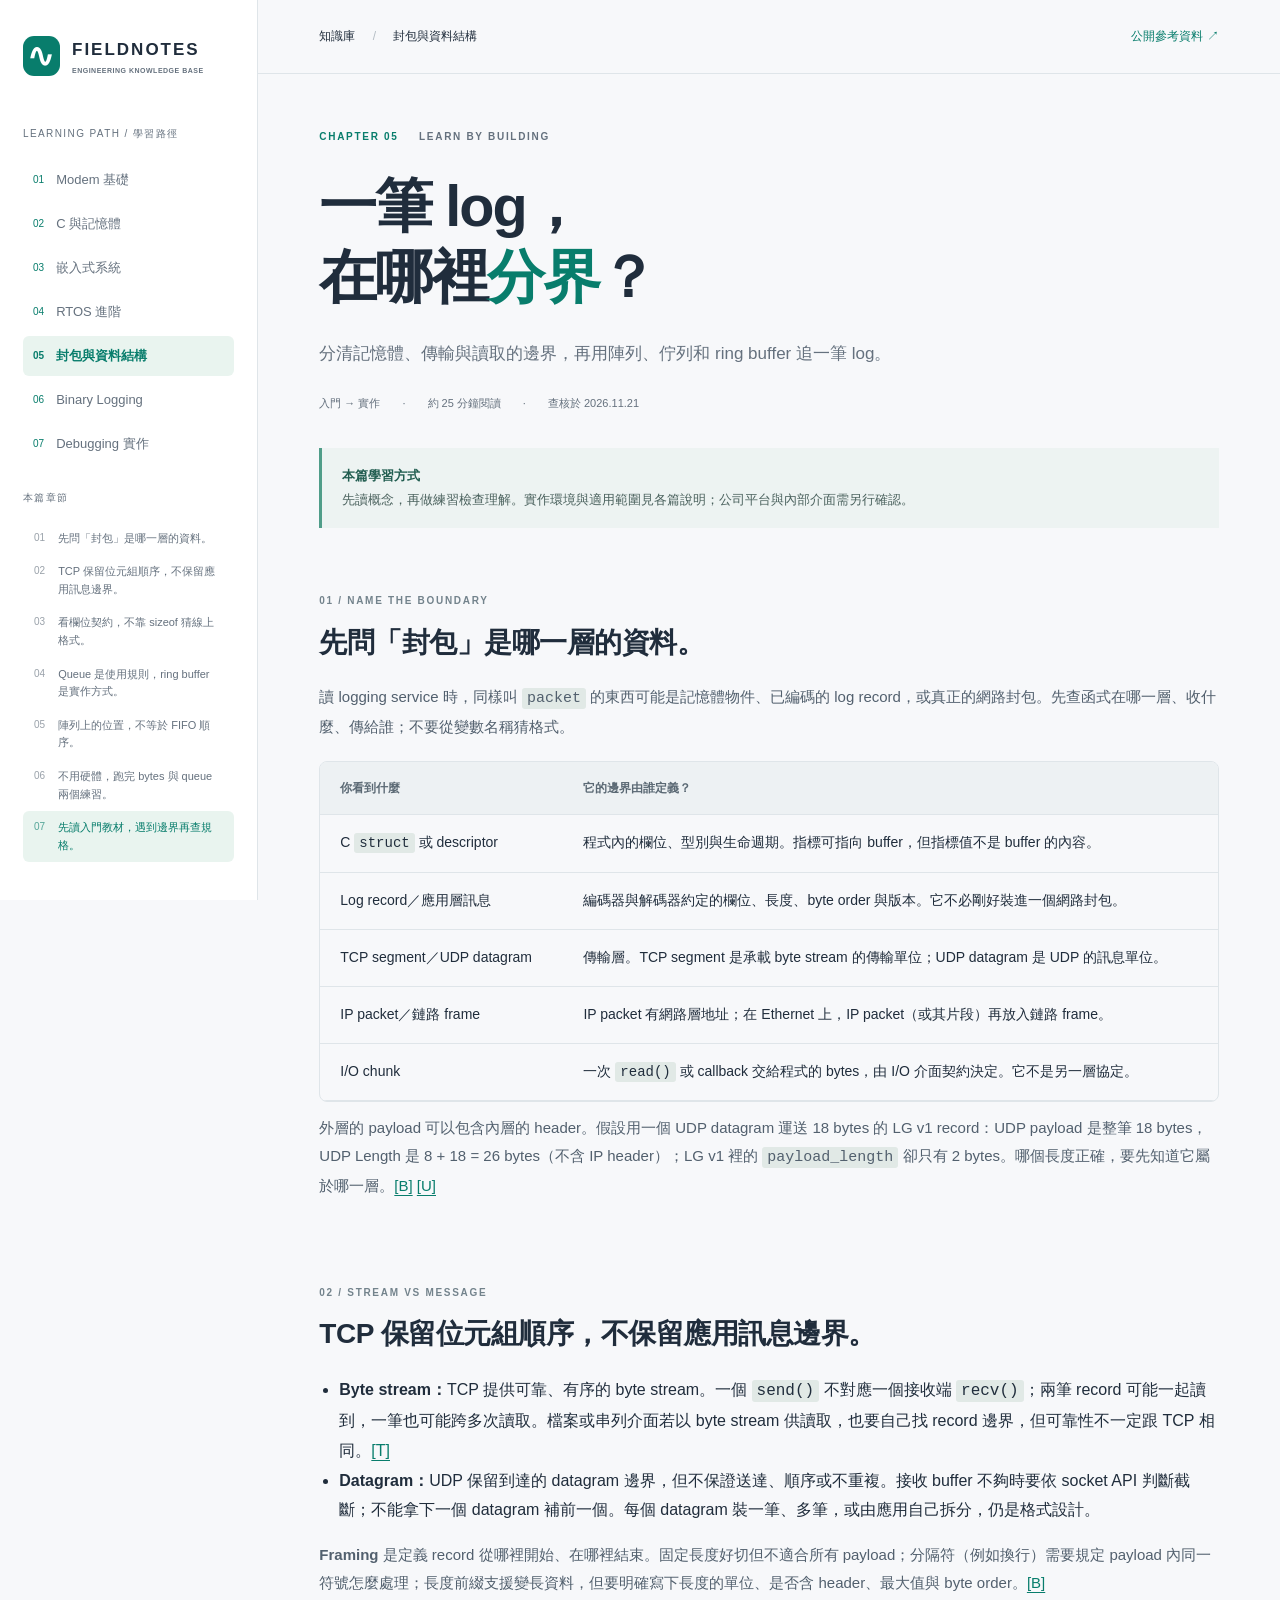
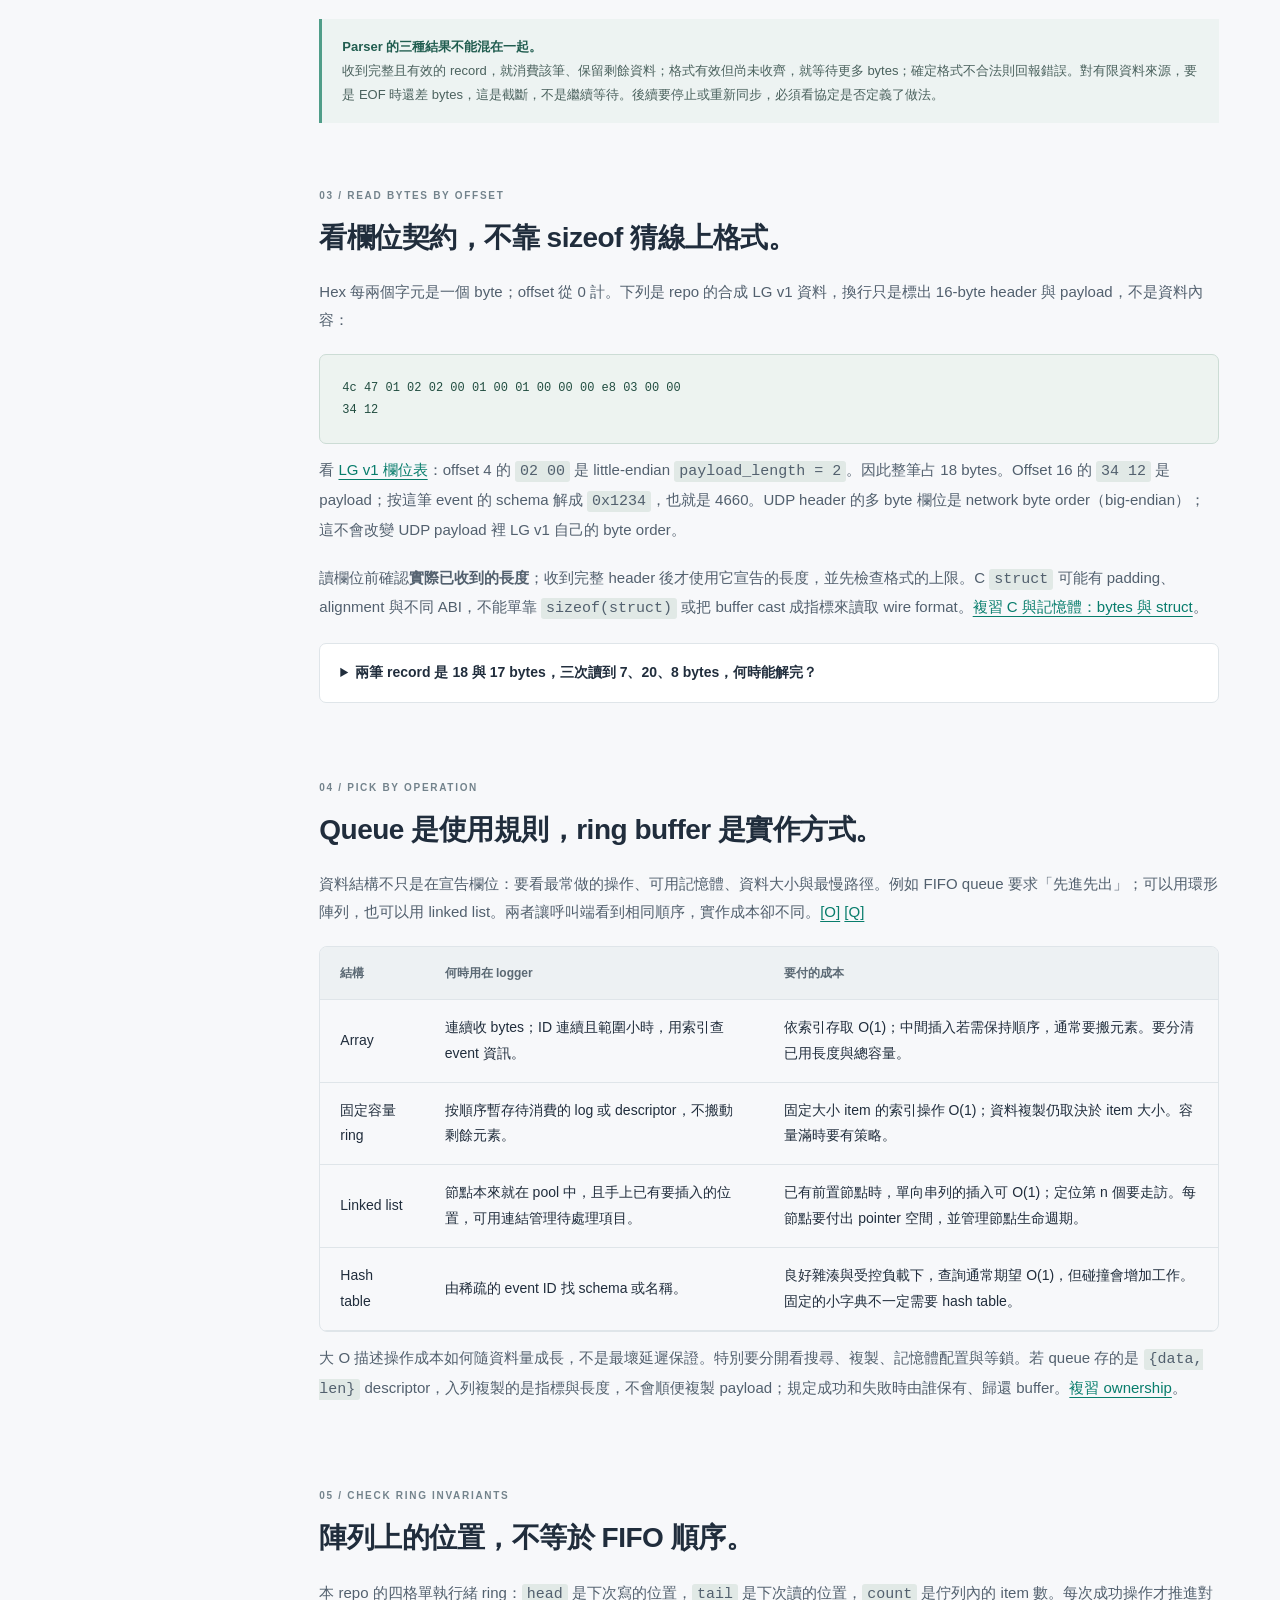
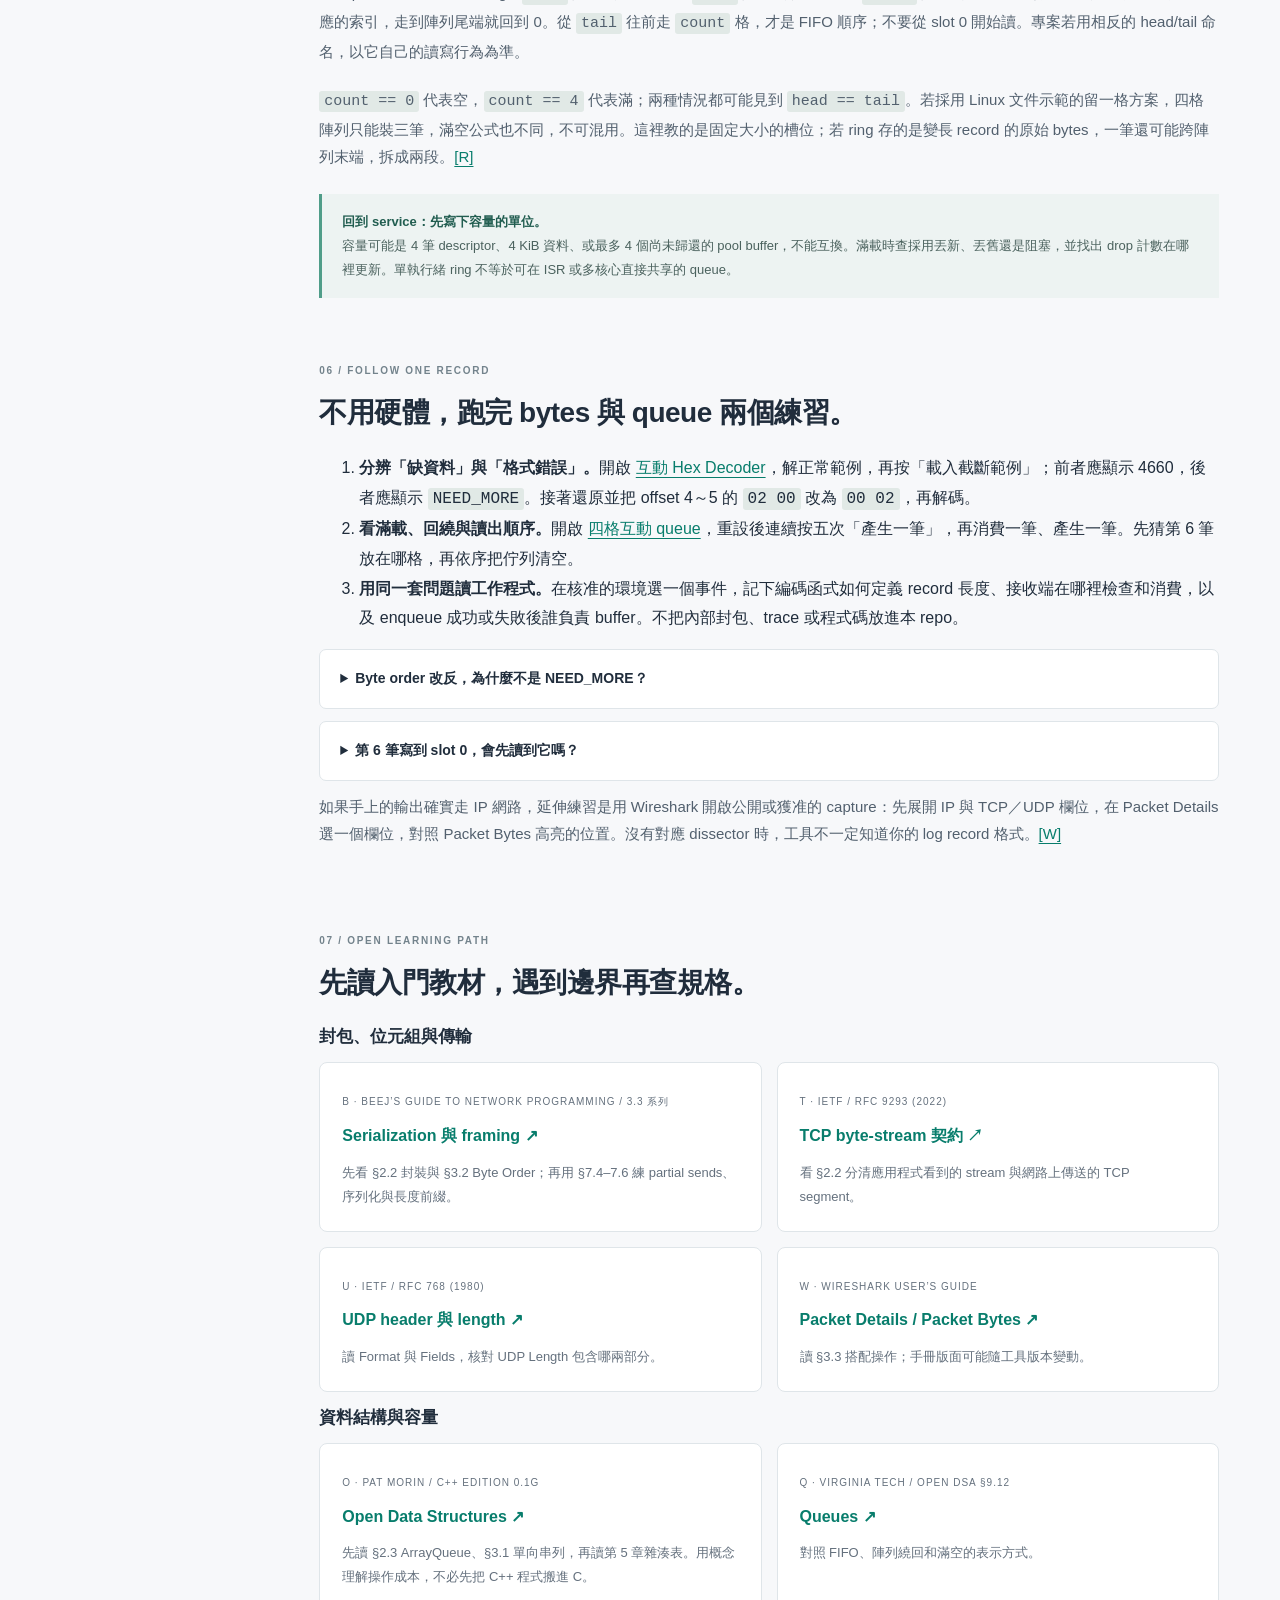
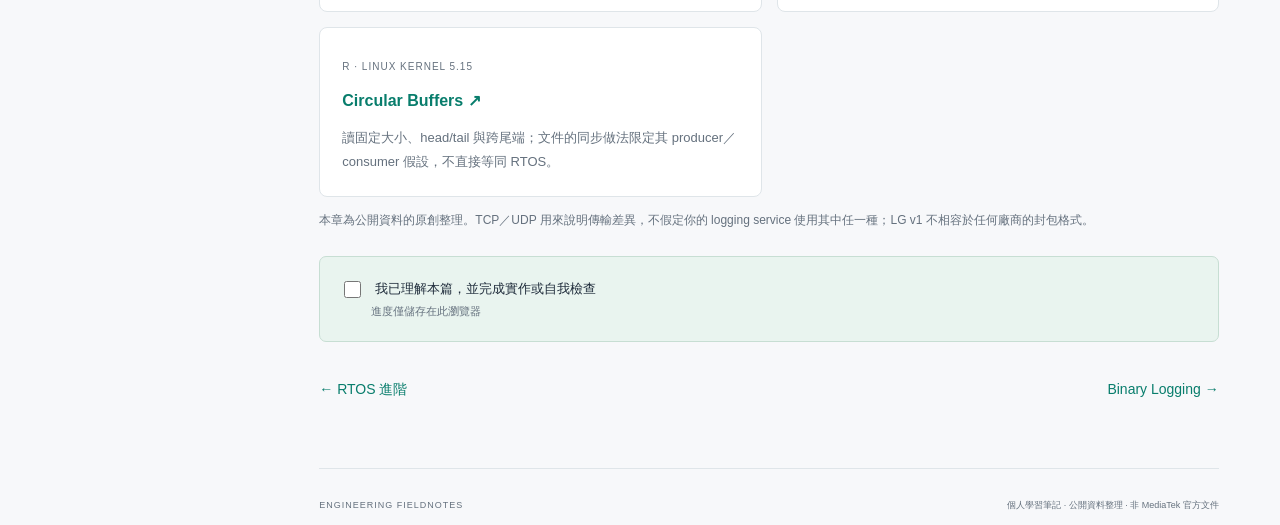
<file: packets-data-structures.html>
<!doctype html>
<html lang="zh-Hant"><head><meta charset="UTF-8"><meta name="viewport" content="width=device-width, initial-scale=1"><meta name="description" content="分清記憶體、傳輸與讀取的邊界，再用陣列、佇列和 ring buffer 追一筆 log。"><title>封包與資料結構 · Engineering Fieldnotes</title><link rel="stylesheet" href="assets/style.css"><link rel="icon" href="assets/favicon.svg" type="image/svg+xml"><script src="assets/app.js" defer></script><script src="assets/labs.js" defer></script></head>
<body data-chapter="packets-data-structures"><a class="skip" href="#main">跳到主要內容</a><aside class="sidebar"><a class="brand" href="index.html"><span class="brand-icon">∿</span><span>FIELDNOTES<small>ENGINEERING KNOWLEDGE BASE</small></span></a><div class="sidebar-label">LEARNING PATH / 學習路徑</div><div class="chapter-nav" aria-label="學習主題"><a href="index.html" class=""><span>01</span>Modem 基礎</a><a href="c-memory.html" class=""><span>02</span>C 與記憶體</a><a href="embedded-systems.html" class=""><span>03</span>嵌入式系統</a><a href="rtos-advanced.html" class=""><span>04</span>RTOS 進階</a><a href="packets-data-structures.html" class="current" aria-current="page"><span>05</span>封包與資料結構</a><a href="binary-logging.html" class=""><span>06</span>Binary Logging</a><a href="debugging.html" class=""><span>07</span>Debugging 實作</a></div><div class="sidebar-label toc-label">本篇章節</div><nav aria-label="文章章節"><a href="#layers"><span>01</span>先問「封包」是哪一層的資料。</a><a href="#framing"><span>02</span>TCP 保留位元組順序，不保留應用訊息邊界。</a><a href="#byte-layout"><span>03</span>看欄位契約，不靠 sizeof 猜線上格式。</a><a href="#structures"><span>04</span>Queue 是使用規則，ring buffer 是實作方式。</a><a href="#ring"><span>05</span>陣列上的位置，不等於 FIFO 順序。</a><a href="#practice"><span>06</span>不用硬體，跑完 bytes 與 queue 兩個練習。</a><a href="#resources"><span>07</span>先讀入門教材，遇到邊界再查規格。</a></nav><div class="sidebar-footer">公開知識 · 可重現練習<br><a href="https://github.com/peter0512lee/mediatek-career">View repository ↗</a></div></aside><div class="shell"><header class="topbar"><span>知識庫 <span class="slash">/</span> 封包與資料結構</span><a href="#resources">公開參考資料 ↗</a></header><main id="main"><div class="eyebrow">CHAPTER 05 <span>LEARN BY BUILDING</span></div><h1>一筆 log，<br>在哪裡<em>分界</em>？</h1><p class="lead">分清記憶體、傳輸與讀取的邊界，再用陣列、佇列和 ring buffer 追一筆 log。</p><div class="meta"><span>入門 → 實作</span><span>約 25 分鐘閱讀</span><span>查核於 <time datetime="2026-11-21">2026.11.21</time></span></div><div class="note"><strong>本篇學習方式</strong>先讀概念，再做練習檢查理解。實作環境與適用範圍見各篇說明；公司平台與內部介面需另行確認。</div><section id="layers">
  <div class="section-kicker">01 / NAME THE BOUNDARY</div>
  <h2>先問「封包」是哪一層的資料。</h2>
  <p>讀 logging service 時，同樣叫 <code>packet</code> 的東西可能是記憶體物件、已編碼的 log record，或真正的網路封包。先查函式在哪一層、收什麼、傳給誰；不要從變數名稱猜格式。</p>
  <div class="table-wrap"><table>
    <thead><tr><th scope="col">你看到什麼</th><th scope="col">它的邊界由誰定義？</th></tr></thead>
    <tbody>
      <tr><td>C <code>struct</code> 或 descriptor</td><td>程式內的欄位、型別與生命週期。指標可指向 buffer，但指標值不是 buffer 的內容。</td></tr>
      <tr><td>Log record／應用層訊息</td><td>編碼器與解碼器約定的欄位、長度、byte order 與版本。它不必剛好裝進一個網路封包。</td></tr>
      <tr><td>TCP segment／UDP datagram</td><td>傳輸層。TCP segment 是承載 byte stream 的傳輸單位；UDP datagram 是 UDP 的訊息單位。</td></tr>
      <tr><td>IP packet／鏈路 frame</td><td>IP packet 有網路層地址；在 Ethernet 上，IP packet（或其片段）再放入鏈路 frame。</td></tr>
      <tr><td>I/O chunk</td><td>一次 <code>read()</code> 或 callback 交給程式的 bytes，由 I/O 介面契約決定。它不是另一層協定。</td></tr>
    </tbody>
  </table></div>
  <p>外層的 payload 可以包含內層的 header。假設用一個 UDP datagram 運送 18 bytes 的 LG v1 record：UDP payload 是整筆 18 bytes，UDP Length 是 8 + 18 = 26 bytes（不含 IP header）；LG v1 裡的 <code>payload_length</code> 卻只有 2 bytes。哪個長度正確，要先知道它屬於哪一層。<a href="#ref-beej">[B]</a> <a href="#ref-udp">[U]</a></p>
</section>
<section id="framing">
  <div class="section-kicker">02 / STREAM VS MESSAGE</div>
  <h2>TCP 保留位元組順序，不保留應用訊息邊界。</h2>
  <ul>
    <li><strong>Byte stream：</strong>TCP 提供可靠、有序的 byte stream。一個 <code>send()</code> 不對應一個接收端 <code>recv()</code>；兩筆 record 可能一起讀到，一筆也可能跨多次讀取。檔案或串列介面若以 byte stream 供讀取，也要自己找 record 邊界，但可靠性不一定跟 TCP 相同。<a href="#ref-tcp">[T]</a></li>
    <li><strong>Datagram：</strong>UDP 保留到達的 datagram 邊界，但不保證送達、順序或不重複。接收 buffer 不夠時要依 socket API 判斷截斷；不能拿下一個 datagram 補前一個。每個 datagram 裝一筆、多筆，或由應用自己拆分，仍是格式設計。</li>
  </ul>
  <p><strong>Framing</strong> 是定義 record 從哪裡開始、在哪裡結束。固定長度好切但不適合所有 payload；分隔符（例如換行）需要規定 payload 內同一符號怎麼處理；長度前綴支援變長資料，但要明確寫下長度的單位、是否含 header、最大值與 byte order。<a href="#ref-beej">[B]</a></p>
  <div class="note"><strong>Parser 的三種結果不能混在一起。</strong>收到完整且有效的 record，就消費該筆、保留剩餘資料；格式有效但尚未收齊，就等待更多 bytes；確定格式不合法則回報錯誤。對有限資料來源，要是 EOF 時還差 bytes，這是截斷，不是繼續等待。後續要停止或重新同步，必須看協定是否定義了做法。</div>
</section>
<section id="byte-layout">
  <div class="section-kicker">03 / READ BYTES BY OFFSET</div>
  <h2>看欄位契約，不靠 sizeof 猜線上格式。</h2>
  <p>Hex 每兩個字元是一個 byte；offset 從 0 計。下列是 repo 的合成 LG v1 資料，換行只是標出 16-byte header 與 payload，不是資料內容：</p>
  <pre><code>4c 47 01 02 02 00 01 00 01 00 00 00 e8 03 00 00
34 12</code></pre>
  <p>看 <a href="binary-logging.html#format">LG v1 欄位表</a>：offset 4 的 <code>02 00</code> 是 little-endian <code>payload_length = 2</code>。因此整筆占 18 bytes。Offset 16 的 <code>34 12</code> 是 payload；按這筆 event 的 schema 解成 <code>0x1234</code>，也就是 4660。UDP header 的多 byte 欄位是 network byte order（big-endian）；這不會改變 UDP payload 裡 LG v1 自己的 byte order。</p>
  <p>讀欄位前確認<strong>實際已收到的長度</strong>；收到完整 header 後才使用它宣告的長度，並先檢查格式的上限。C <code>struct</code> 可能有 padding、alignment 與不同 ABI，不能單靠 <code>sizeof(struct)</code> 或把 buffer cast 成指標來讀取 wire format。<a href="c-memory.html#representation">複習 C 與記憶體：bytes 與 struct</a>。</p>
  <details><summary>兩筆 record 是 18 與 17 bytes，三次讀到 7、20、8 bytes，何時能解完？</summary><p>第 1 次只有 7 bytes，連 header 都不夠。第 2 次累積 27 bytes，解完第一筆後保留 9 bytes。第 3 次加上 8 bytes，第二筆共 17 bytes，剛好消費完。這三次是 I/O 切塊，不是網路封包或 record 的邊界。</p></details>
</section>
<section id="structures">
  <div class="section-kicker">04 / PICK BY OPERATION</div>
  <h2>Queue 是使用規則，ring buffer 是實作方式。</h2>
  <p>資料結構不只是在宣告欄位：要看最常做的操作、可用記憶體、資料大小與最慢路徑。例如 FIFO queue 要求「先進先出」；可以用環形陣列，也可以用 linked list。兩者讓呼叫端看到相同順序，實作成本卻不同。<a href="#ref-ods">[O]</a> <a href="#ref-opendsa">[Q]</a></p>
  <div class="table-wrap"><table>
    <thead><tr><th scope="col">結構</th><th scope="col">何時用在 logger</th><th scope="col">要付的成本</th></tr></thead>
    <tbody>
      <tr><td>Array</td><td>連續收 bytes；ID 連續且範圍小時，用索引查 event 資訊。</td><td>依索引存取 O(1)；中間插入若需保持順序，通常要搬元素。要分清已用長度與總容量。</td></tr>
      <tr><td>固定容量 ring</td><td>按順序暫存待消費的 log 或 descriptor，不搬動剩餘元素。</td><td>固定大小 item 的索引操作 O(1)；資料複製仍取決於 item 大小。容量滿時要有策略。</td></tr>
      <tr><td>Linked list</td><td>節點本來就在 pool 中，且手上已有要插入的位置，可用連結管理待處理項目。</td><td>已有前置節點時，單向串列的插入可 O(1)；定位第 n 個要走訪。每節點要付出 pointer 空間，並管理節點生命週期。</td></tr>
      <tr><td>Hash table</td><td>由稀疏的 event ID 找 schema 或名稱。</td><td>良好雜湊與受控負載下，查詢通常期望 O(1)，但碰撞會增加工作。固定的小字典不一定需要 hash table。</td></tr>
    </tbody>
  </table></div>
  <p>大 O 描述操作成本如何隨資料量成長，不是最壞延遲保證。特別要分開看搜尋、複製、記憶體配置與等鎖。若 queue 存的是 <code>{data, len}</code> descriptor，入列複製的是指標與長度，不會順便複製 payload；規定成功和失敗時由誰保有、歸還 buffer。<a href="c-memory.html#lifetime">複習 ownership</a>。</p>
</section>
<section id="ring">
  <div class="section-kicker">05 / CHECK RING INVARIANTS</div>
  <h2>陣列上的位置，不等於 FIFO 順序。</h2>
  <p>本 repo 的四格單執行緒 ring：<code>head</code> 是下次寫的位置，<code>tail</code> 是下次讀的位置，<code>count</code> 是佇列內的 item 數。每次成功操作才推進對應的索引，走到陣列尾端就回到 0。從 <code>tail</code> 往前走 <code>count</code> 格，才是 FIFO 順序；不要從 slot 0 開始讀。專案若用相反的 head/tail 命名，以它自己的讀寫行為為準。</p>
  <p><code>count == 0</code> 代表空，<code>count == 4</code> 代表滿；兩種情況都可能見到 <code>head == tail</code>。若採用 Linux 文件示範的留一格方案，四格陣列只能裝三筆，滿空公式也不同，不可混用。這裡教的是固定大小的槽位；若 ring 存的是變長 record 的原始 bytes，一筆還可能跨陣列末端，拆成兩段。<a href="#ref-ring">[R]</a></p>
  <div class="note"><strong>回到 service：先寫下容量的單位。</strong>容量可能是 4 筆 descriptor、4 KiB 資料、或最多 4 個尚未歸還的 pool buffer，不能互換。滿載時查採用丟新、丟舊還是阻塞，並找出 drop 計數在哪裡更新。單執行緒 ring 不等於可在 ISR 或多核心直接共享的 queue。</div>
</section>
<section id="practice">
  <div class="section-kicker">06 / FOLLOW ONE RECORD</div>
  <h2>不用硬體，跑完 bytes 與 queue 兩個練習。</h2>
  <ol>
    <li><strong>分辨「缺資料」與「格式錯誤」。</strong>開啟 <a href="binary-logging.html#bytes">互動 Hex Decoder</a>，解正常範例，再按「載入截斷範例」；前者應顯示 4660，後者應顯示 <code>NEED_MORE</code>。接著還原並把 offset 4～5 的 <code>02 00</code> 改為 <code>00 02</code>，再解碼。</li>
    <li><strong>看滿載、回繞與讀出順序。</strong>開啟 <a href="binary-logging.html#buffer">四格互動 queue</a>，重設後連續按五次「產生一筆」，再消費一筆、產生一筆。先猜第 6 筆放在哪格，再依序把佇列清空。</li>
    <li><strong>用同一套問題讀工作程式。</strong>在核准的環境選一個事件，記下編碼函式如何定義 record 長度、接收端在哪裡檢查和消費，以及 enqueue 成功或失敗後誰負責 buffer。不把內部封包、trace 或程式碼放進本 repo。</li>
  </ol>
  <details><summary>Byte order 改反，為什麼不是 NEED_MORE？</summary><p><code>00 02</code> 按 little-endian 是 512，已超過 LG v1 的 32-byte 上限；即使現在只有兩個 payload bytes，也應直接回報 <code>INVALID</code>，而不是繼續等待。</p></details>
  <details><summary>第 6 筆寫到 slot 0，會先讀到它嗎？</summary><p>不會。第 5 筆滿載被丟棄；第 1 筆出列後，第 6 筆寫回 slot 0，但 <code>tail</code> 指向 slot 1。後續出列依序為 2、3、4、6。slot 編號不是時間順序。</p></details>
  <p>如果手上的輸出確實走 IP 網路，延伸練習是用 Wireshark 開啟公開或獲准的 capture：先展開 IP 與 TCP／UDP 欄位，在 Packet Details 選一個欄位，對照 Packet Bytes 高亮的位置。沒有對應 dissector 時，工具不一定知道你的 log record 格式。<a href="#ref-wireshark">[W]</a></p>
</section>
<section id="resources">
  <div class="section-kicker">07 / OPEN LEARNING PATH</div>
  <h2>先讀入門教材，遇到邊界再查規格。</h2>
  <h3>封包、位元組與傳輸</h3>
  <div class="resources">
    <a id="ref-beej" href="https://beej.us/guide/bgnet/html/split/slightly-advanced-techniques.html"><span>B · BEEJ’S GUIDE TO NETWORK PROGRAMMING / 3.3 系列</span><h3>Serialization 與 framing ↗</h3><p>先看 §2.2 封裝與 §3.2 Byte Order；再用 §7.4–7.6 練 partial sends、序列化與長度前綴。</p></a>
    <a id="ref-tcp" href="https://www.rfc-editor.org/rfc/rfc9293.html#section-2.2"><span>T · IETF / RFC 9293 (2022)</span><h3>TCP byte-stream 契約 ↗</h3><p>看 §2.2 分清應用程式看到的 stream 與網路上傳送的 TCP segment。</p></a>
    <a id="ref-udp" href="https://www.rfc-editor.org/rfc/rfc768"><span>U · IETF / RFC 768 (1980)</span><h3>UDP header 與 length ↗</h3><p>讀 Format 與 Fields，核對 UDP Length 包含哪兩部分。</p></a>
    <a id="ref-wireshark" href="https://www.wireshark.org/docs/wsug_html_chunked/ChUseMainWindowSection.html"><span>W · WIRESHARK USER’S GUIDE</span><h3>Packet Details / Packet Bytes ↗</h3><p>讀 §3.3 搭配操作；手冊版面可能隨工具版本變動。</p></a>
  </div>
  <h3>資料結構與容量</h3>
  <div class="resources">
    <a id="ref-ods" href="https://opendatastructures.org/ods-cpp/"><span>O · PAT MORIN / C++ EDITION 0.1G</span><h3>Open Data Structures ↗</h3><p>先讀 §2.3 ArrayQueue、§3.1 單向串列，再讀第 5 章雜湊表。用概念理解操作成本，不必先把 C++ 程式搬進 C。</p></a>
    <a id="ref-opendsa" href="https://opendsax.cs.vt.edu/OpenDSA/Books/Everything/html/Queue.html"><span>Q · VIRGINIA TECH / OPEN DSA §9.12</span><h3>Queues ↗</h3><p>對照 FIFO、陣列繞回和滿空的表示方式。</p></a>
    <a id="ref-ring" href="https://docs.kernel.org/5.15/core-api/circular-buffers.html"><span>R · LINUX KERNEL 5.15</span><h3>Circular Buffers ↗</h3><p>讀固定大小、head/tail 與跨尾端；文件的同步做法限定其 producer／consumer 假設，不直接等同 RTOS。</p></a>
  </div>
  <p class="caption">本章為公開資料的原創整理。TCP／UDP 用來說明傳輸差異，不假定你的 logging service 使用其中任一種；LG v1 不相容於任何廠商的封包格式。</p>
</section>
<div class="completion"><label><input type="checkbox" id="completed"> 我已理解本篇，並完成實作或自我檢查</label><span id="completion-status" role="status"></span></div><div class="page-links"><a href="rtos-advanced.html">← RTOS 進階</a><a href="binary-logging.html">Binary Logging →</a></div><footer>ENGINEERING FIELDNOTES <span>個人學習筆記 · 公開資料整理 · 非 MediaTek 官方文件</span></footer></main></div></body></html>
</file>
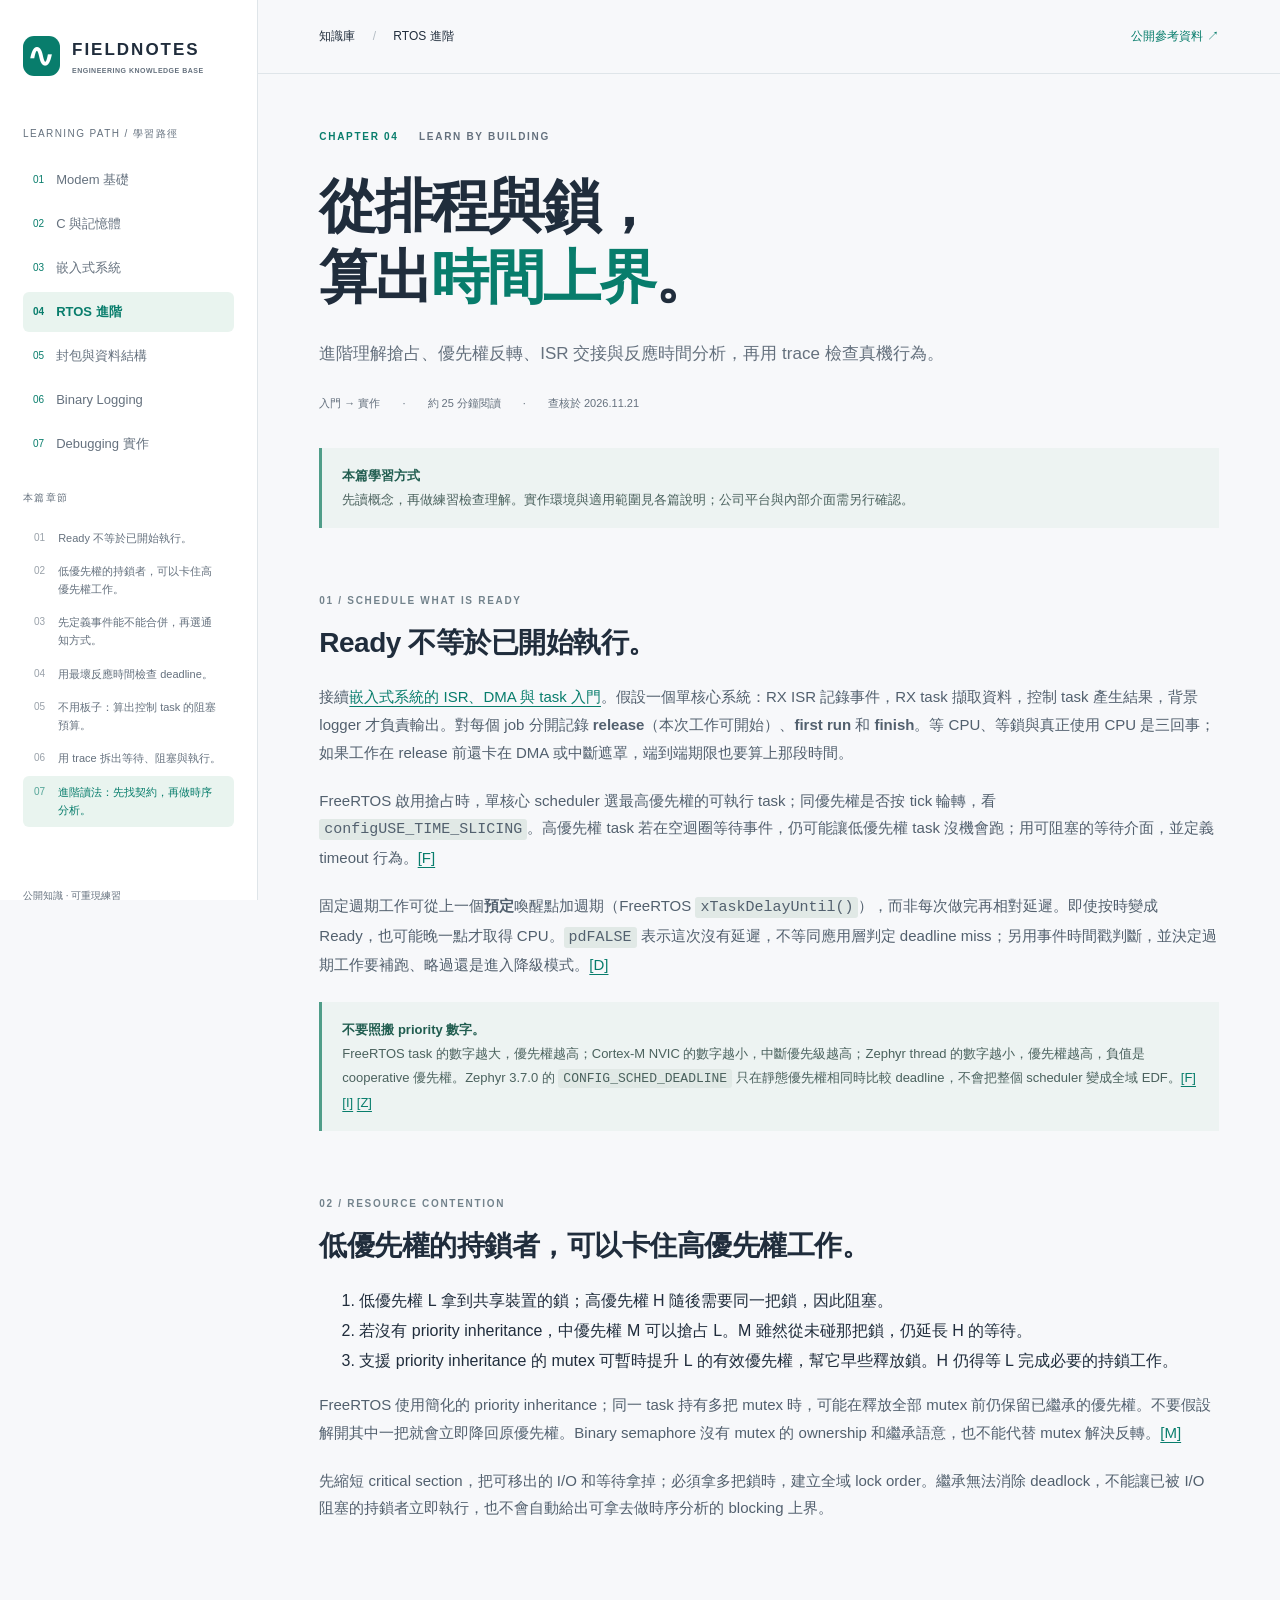
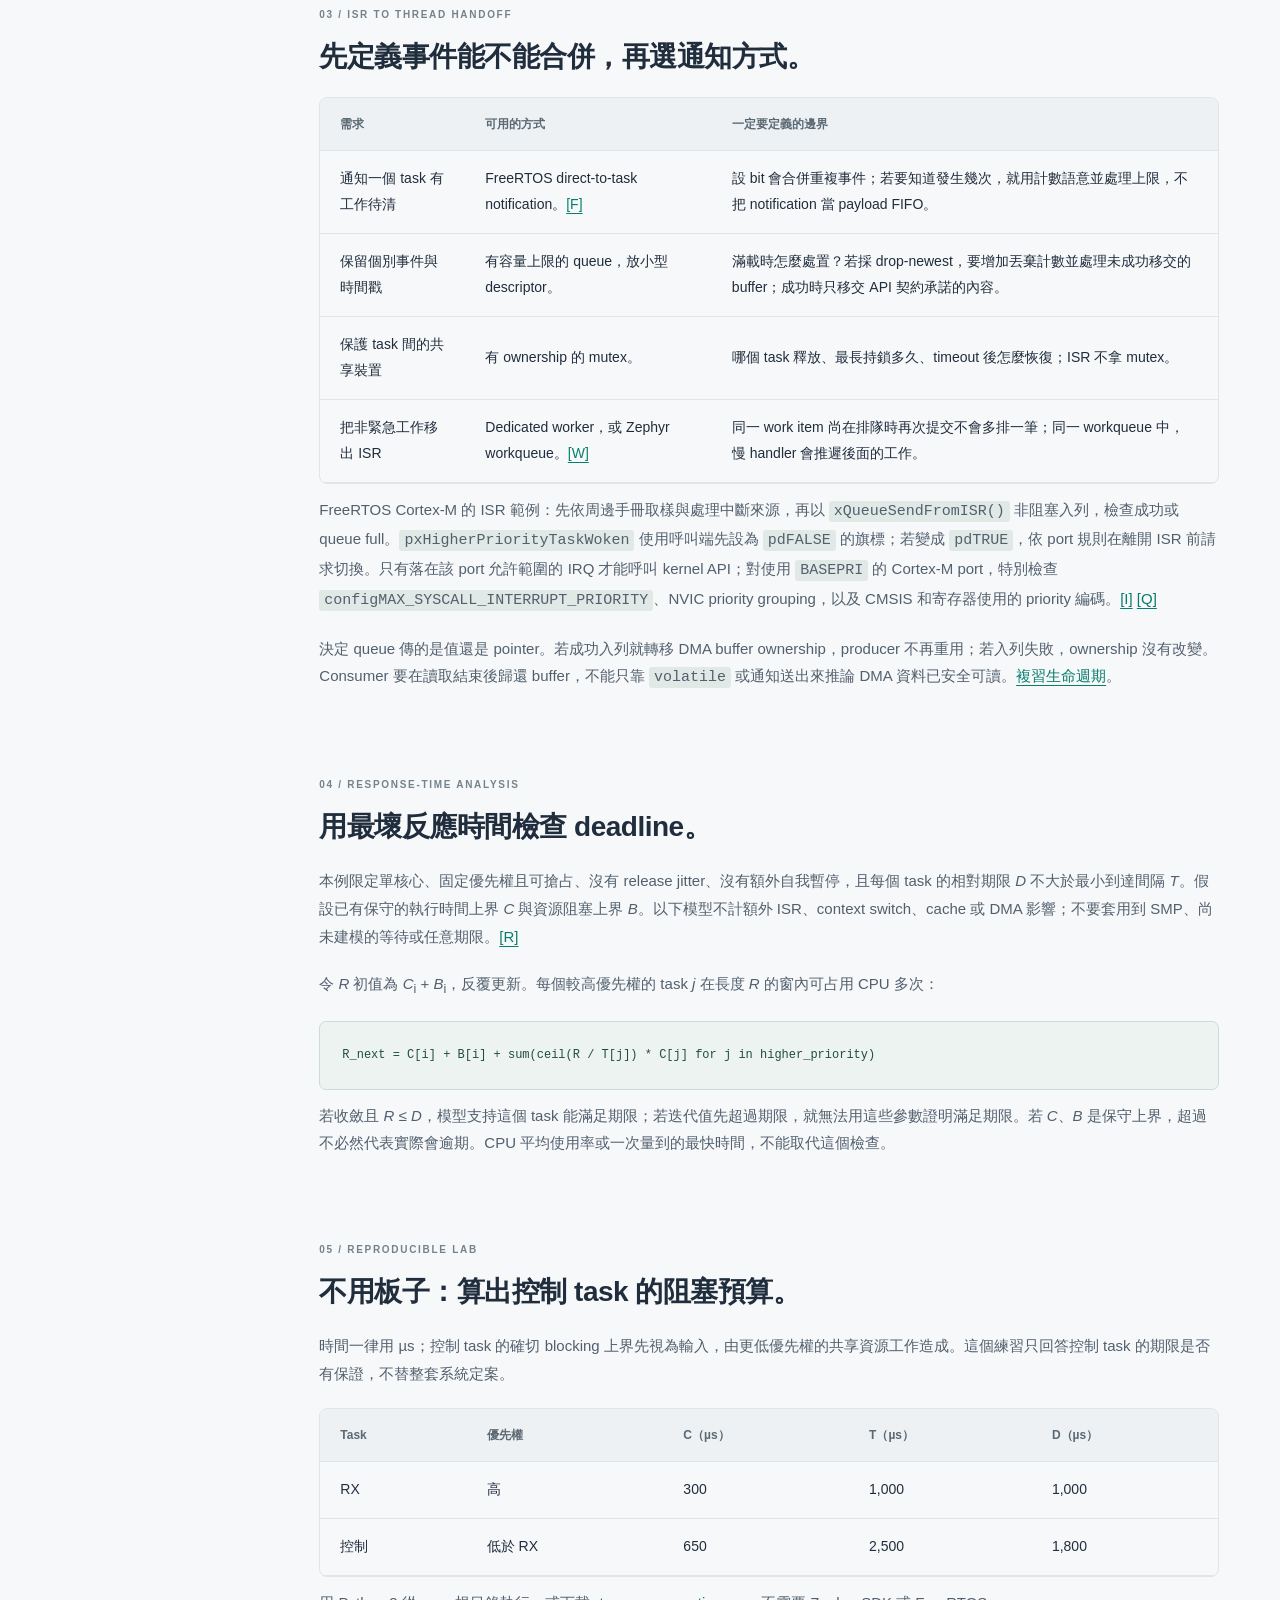
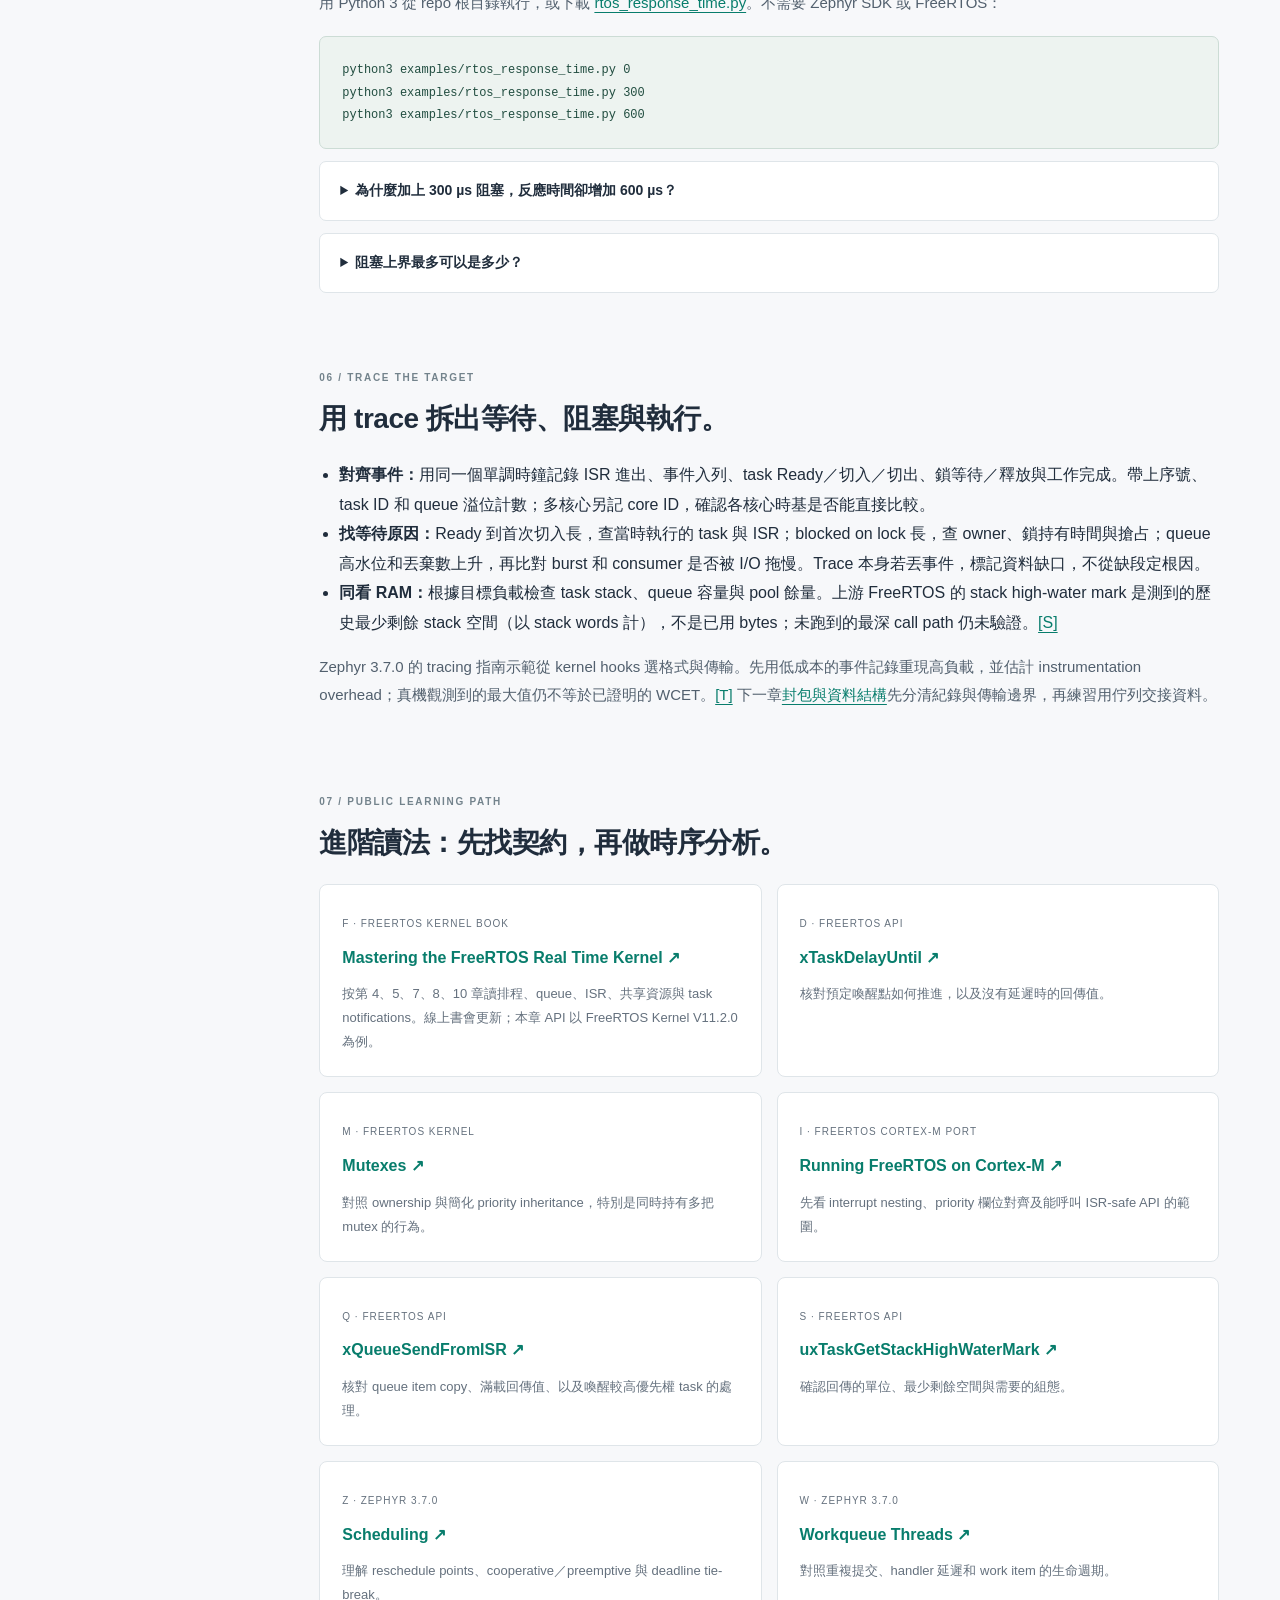
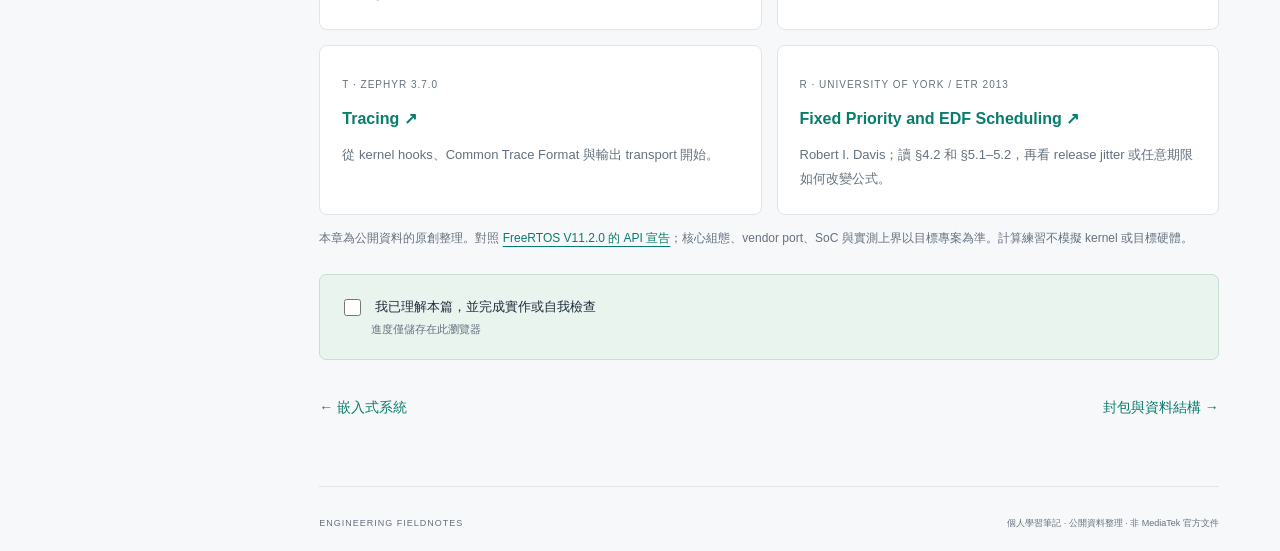
<file: rtos-advanced.html>
<!doctype html>
<html lang="zh-Hant"><head><meta charset="UTF-8"><meta name="viewport" content="width=device-width, initial-scale=1"><meta name="description" content="進階理解搶占、優先權反轉、ISR 交接與反應時間分析，再用 trace 檢查真機行為。"><title>RTOS 進階 · Engineering Fieldnotes</title><link rel="stylesheet" href="assets/style.css"><link rel="icon" href="assets/favicon.svg" type="image/svg+xml"><script src="assets/app.js" defer></script><script src="assets/labs.js" defer></script></head>
<body data-chapter="rtos-advanced"><a class="skip" href="#main">跳到主要內容</a><aside class="sidebar"><a class="brand" href="index.html"><span class="brand-icon">∿</span><span>FIELDNOTES<small>ENGINEERING KNOWLEDGE BASE</small></span></a><div class="sidebar-label">LEARNING PATH / 學習路徑</div><div class="chapter-nav" aria-label="學習主題"><a href="index.html" class=""><span>01</span>Modem 基礎</a><a href="c-memory.html" class=""><span>02</span>C 與記憶體</a><a href="embedded-systems.html" class=""><span>03</span>嵌入式系統</a><a href="rtos-advanced.html" class="current" aria-current="page"><span>04</span>RTOS 進階</a><a href="packets-data-structures.html" class=""><span>05</span>封包與資料結構</a><a href="binary-logging.html" class=""><span>06</span>Binary Logging</a><a href="debugging.html" class=""><span>07</span>Debugging 實作</a></div><div class="sidebar-label toc-label">本篇章節</div><nav aria-label="文章章節"><a href="#scheduling"><span>01</span>Ready 不等於已開始執行。</a><a href="#priority-inversion"><span>02</span>低優先權的持鎖者，可以卡住高優先權工作。</a><a href="#isr-handoff"><span>03</span>先定義事件能不能合併，再選通知方式。</a><a href="#response-time"><span>04</span>用最壞反應時間檢查 deadline。</a><a href="#lab"><span>05</span>不用板子：算出控制 task 的阻塞預算。</a><a href="#tracing"><span>06</span>用 trace 拆出等待、阻塞與執行。</a><a href="#resources"><span>07</span>進階讀法：先找契約，再做時序分析。</a></nav><div class="sidebar-footer">公開知識 · 可重現練習<br><a href="https://github.com/peter0512lee/mediatek-career">View repository ↗</a></div></aside><div class="shell"><header class="topbar"><span>知識庫 <span class="slash">/</span> RTOS 進階</span><a href="#resources">公開參考資料 ↗</a></header><main id="main"><div class="eyebrow">CHAPTER 04 <span>LEARN BY BUILDING</span></div><h1>從排程與鎖，<br>算出<em>時間上界</em>。</h1><p class="lead">進階理解搶占、優先權反轉、ISR 交接與反應時間分析，再用 trace 檢查真機行為。</p><div class="meta"><span>入門 → 實作</span><span>約 25 分鐘閱讀</span><span>查核於 <time datetime="2026-11-21">2026.11.21</time></span></div><div class="note"><strong>本篇學習方式</strong>先讀概念，再做練習檢查理解。實作環境與適用範圍見各篇說明；公司平台與內部介面需另行確認。</div><section id="scheduling">
  <div class="section-kicker">01 / SCHEDULE WHAT IS READY</div>
  <h2>Ready 不等於已開始執行。</h2>
  <p>接續<a href="embedded-systems.html#execution">嵌入式系統的 ISR、DMA 與 task 入門</a>。假設一個單核心系統：RX ISR 記錄事件，RX task 擷取資料，控制 task 產生結果，背景 logger 才負責輸出。對每個 job 分開記錄 <strong>release</strong>（本次工作可開始）、<strong>first run</strong> 和 <strong>finish</strong>。等 CPU、等鎖與真正使用 CPU 是三回事；如果工作在 release 前還卡在 DMA 或中斷遮罩，端到端期限也要算上那段時間。</p>
  <p>FreeRTOS 啟用搶占時，單核心 scheduler 選最高優先權的可執行 task；同優先權是否按 tick 輪轉，看 <code>configUSE_TIME_SLICING</code>。高優先權 task 若在空迴圈等待事件，仍可能讓低優先權 task 沒機會跑；用可阻塞的等待介面，並定義 timeout 行為。<a href="#ref-freertos">[F]</a></p>
  <p>固定週期工作可從上一個<strong>預定</strong>喚醒點加週期（FreeRTOS <code>xTaskDelayUntil()</code>），而非每次做完再相對延遲。即使按時變成 Ready，也可能晚一點才取得 CPU。<code>pdFALSE</code> 表示這次沒有延遲，不等同應用層判定 deadline miss；另用事件時間戳判斷，並決定過期工作要補跑、略過還是進入降級模式。<a href="#ref-delay">[D]</a></p>
  <div class="note"><strong>不要照搬 priority 數字。</strong>FreeRTOS task 的數字越大，優先權越高；Cortex-M NVIC 的數字越小，中斷優先級越高；Zephyr thread 的數字越小，優先權越高，負值是 cooperative 優先權。Zephyr 3.7.0 的 <code>CONFIG_SCHED_DEADLINE</code> 只在靜態優先權相同時比較 deadline，不會把整個 scheduler 變成全域 EDF。<a href="#ref-freertos">[F]</a> <a href="#ref-irq">[I]</a> <a href="#ref-zephyr-sched">[Z]</a></div>
</section>
<section id="priority-inversion">
  <div class="section-kicker">02 / RESOURCE CONTENTION</div>
  <h2>低優先權的持鎖者，可以卡住高優先權工作。</h2>
  <ol>
    <li>低優先權 L 拿到共享裝置的鎖；高優先權 H 隨後需要同一把鎖，因此阻塞。</li>
    <li>若沒有 priority inheritance，中優先權 M 可以搶占 L。M 雖然從未碰那把鎖，仍延長 H 的等待。</li>
    <li>支援 priority inheritance 的 mutex 可暫時提升 L 的有效優先權，幫它早些釋放鎖。H 仍得等 L 完成必要的持鎖工作。</li>
  </ol>
  <p>FreeRTOS 使用簡化的 priority inheritance；同一 task 持有多把 mutex 時，可能在釋放全部 mutex 前仍保留已繼承的優先權。不要假設解開其中一把就會立即降回原優先權。Binary semaphore 沒有 mutex 的 ownership 和繼承語意，也不能代替 mutex 解決反轉。<a href="#ref-mutex">[M]</a></p>
  <p>先縮短 critical section，把可移出的 I/O 和等待拿掉；必須拿多把鎖時，建立全域 lock order。繼承無法消除 deadlock，不能讓已被 I/O 阻塞的持鎖者立即執行，也不會自動給出可拿去做時序分析的 blocking 上界。</p>
</section>
<section id="isr-handoff">
  <div class="section-kicker">03 / ISR TO THREAD HANDOFF</div>
  <h2>先定義事件能不能合併，再選通知方式。</h2>
  <div class="table-wrap"><table>
    <thead><tr><th scope="col">需求</th><th scope="col">可用的方式</th><th scope="col">一定要定義的邊界</th></tr></thead>
    <tbody>
      <tr><td>通知一個 task 有工作待清</td><td>FreeRTOS direct-to-task notification。<a href="#ref-freertos">[F]</a></td><td>設 bit 會合併重複事件；若要知道發生幾次，就用計數語意並處理上限，不把 notification 當 payload FIFO。</td></tr>
      <tr><td>保留個別事件與時間戳</td><td>有容量上限的 queue，放小型 descriptor。</td><td>滿載時怎麼處置？若採 drop-newest，要增加丟棄計數並處理未成功移交的 buffer；成功時只移交 API 契約承諾的內容。</td></tr>
      <tr><td>保護 task 間的共享裝置</td><td>有 ownership 的 mutex。</td><td>哪個 task 釋放、最長持鎖多久、timeout 後怎麼恢復；ISR 不拿 mutex。</td></tr>
      <tr><td>把非緊急工作移出 ISR</td><td>Dedicated worker，或 Zephyr workqueue。<a href="#ref-zephyr-work">[W]</a></td><td>同一 work item 尚在排隊時再次提交不會多排一筆；同一 workqueue 中，慢 handler 會推遲後面的工作。</td></tr>
    </tbody>
  </table></div>
  <p>FreeRTOS Cortex-M 的 ISR 範例：先依周邊手冊取樣與處理中斷來源，再以 <code>xQueueSendFromISR()</code> 非阻塞入列，檢查成功或 queue full。<code>pxHigherPriorityTaskWoken</code> 使用呼叫端先設為 <code>pdFALSE</code> 的旗標；若變成 <code>pdTRUE</code>，依 port 規則在離開 ISR 前請求切換。只有落在該 port 允許範圍的 IRQ 才能呼叫 kernel API；對使用 <code>BASEPRI</code> 的 Cortex-M port，特別檢查 <code>configMAX_SYSCALL_INTERRUPT_PRIORITY</code>、NVIC priority grouping，以及 CMSIS 和寄存器使用的 priority 編碼。<a href="#ref-irq">[I]</a> <a href="#ref-queue">[Q]</a></p>
  <p>決定 queue 傳的是值還是 pointer。若成功入列就轉移 DMA buffer ownership，producer 不再重用；若入列失敗，ownership 沒有改變。Consumer 要在讀取結束後歸還 buffer，不能只靠 <code>volatile</code> 或通知送出來推論 DMA 資料已安全可讀。<a href="c-memory.html#lifetime">複習生命週期</a>。</p>
</section>
<section id="response-time">
  <div class="section-kicker">04 / RESPONSE-TIME ANALYSIS</div>
  <h2>用最壞反應時間檢查 deadline。</h2>
  <p>本例限定單核心、固定優先權且可搶占、沒有 release jitter、沒有額外自我暫停，且每個 task 的相對期限 <var>D</var> 不大於最小到達間隔 <var>T</var>。假設已有保守的執行時間上界 <var>C</var> 與資源阻塞上界 <var>B</var>。以下模型不計額外 ISR、context switch、cache 或 DMA 影響；不要套用到 SMP、尚未建模的等待或任意期限。<a href="#ref-rta">[R]</a></p>
  <p>令 <var>R</var> 初值為 <var>C</var><sub>i</sub> + <var>B</var><sub>i</sub>，反覆更新。每個較高優先權的 task <var>j</var> 在長度 <var>R</var> 的窗內可占用 CPU 多次：</p>
  <pre><code>R_next = C[i] + B[i] + sum(ceil(R / T[j]) * C[j] for j in higher_priority)</code></pre>
  <p>若收斂且 <var>R</var> ≤ <var>D</var>，模型支持這個 task 能滿足期限；若迭代值先超過期限，就無法用這些參數證明滿足期限。若 <var>C</var>、<var>B</var> 是保守上界，超過不必然代表實際會逾期。CPU 平均使用率或一次量到的最快時間，不能取代這個檢查。</p>
</section>
<section id="lab">
  <div class="section-kicker">05 / REPRODUCIBLE LAB</div>
  <h2>不用板子：算出控制 task 的阻塞預算。</h2>
  <p>時間一律用 µs；控制 task 的確切 blocking 上界先視為輸入，由更低優先權的共享資源工作造成。這個練習只回答控制 task 的期限是否有保證，不替整套系統定案。</p>
  <div class="table-wrap"><table>
    <thead><tr><th scope="col">Task</th><th scope="col">優先權</th><th scope="col">C（µs）</th><th scope="col">T（µs）</th><th scope="col">D（µs）</th></tr></thead>
    <tbody>
      <tr><td>RX</td><td>高</td><td>300</td><td>1,000</td><td>1,000</td></tr>
      <tr><td>控制</td><td>低於 RX</td><td>650</td><td>2,500</td><td>1,800</td></tr>
    </tbody>
  </table></div>
  <p>用 Python 3 從 repo 根目錄執行，或下載 <a href="examples/rtos_response_time.py" download>rtos_response_time.py</a>。不需要 Zephyr SDK 或 FreeRTOS：</p>
  <pre><code>python3 examples/rtos_response_time.py 0
python3 examples/rtos_response_time.py 300
python3 examples/rtos_response_time.py 600</code></pre>
  <details><summary>為什麼加上 300 µs 阻塞，反應時間卻增加 600 µs？</summary><p>B = 0 時收斂於 950 µs；B = 300 時迭代為 950 → 1,250 → 1,550 µs，再收斂。窗長跨過 1,000 µs，就要多容納一個 RX job；增加的是 300 µs 阻塞加 300 µs 搶占。</p></details>
  <details><summary>阻塞上界最多可以是多少？</summary><p>把 B 改為 550，會收斂於 1,800 µs，恰好達到期限；551 就超過。B = 600 時，第一次超過期限的迭代值為 1,850 µs。超過後程式停止更新，不把尚未收斂的數字標成完成時間。</p></details>
</section>
<section id="tracing">
  <div class="section-kicker">06 / TRACE THE TARGET</div>
  <h2>用 trace 拆出等待、阻塞與執行。</h2>
  <ul>
    <li><strong>對齊事件：</strong>用同一個單調時鐘記錄 ISR 進出、事件入列、task Ready／切入／切出、鎖等待／釋放與工作完成。帶上序號、task ID 和 queue 溢位計數；多核心另記 core ID，確認各核心時基是否能直接比較。</li>
    <li><strong>找等待原因：</strong>Ready 到首次切入長，查當時執行的 task 與 ISR；blocked on lock 長，查 owner、鎖持有時間與搶占；queue 高水位和丟棄數上升，再比對 burst 和 consumer 是否被 I/O 拖慢。Trace 本身若丟事件，標記資料缺口，不從缺段定根因。</li>
    <li><strong>同看 RAM：</strong>根據目標負載檢查 task stack、queue 容量與 pool 餘量。上游 FreeRTOS 的 stack high-water mark 是測到的歷史最少剩餘 stack 空間（以 stack words 計），不是已用 bytes；未跑到的最深 call path 仍未驗證。<a href="#ref-stack">[S]</a></li>
  </ul>
  <p>Zephyr 3.7.0 的 tracing 指南示範從 kernel hooks 選格式與傳輸。先用低成本的事件記錄重現高負載，並估計 instrumentation overhead；真機觀測到的最大值仍不等於已證明的 WCET。<a href="#ref-zephyr-trace">[T]</a> 下一章<a href="packets-data-structures.html">封包與資料結構</a>先分清紀錄與傳輸邊界，再練習用佇列交接資料。</p>
</section>
<section id="resources">
  <div class="section-kicker">07 / PUBLIC LEARNING PATH</div>
  <h2>進階讀法：先找契約，再做時序分析。</h2>
  <div class="resources">
    <a id="ref-freertos" href="https://github.com/FreeRTOS/FreeRTOS-Kernel-Book/blob/main/toc.md"><span>F · FREERTOS KERNEL BOOK</span><h3>Mastering the FreeRTOS Real Time Kernel ↗</h3><p>按第 4、5、7、8、10 章讀排程、queue、ISR、共享資源與 task notifications。線上書會更新；本章 API 以 FreeRTOS Kernel V11.2.0 為例。</p></a>
    <a id="ref-delay" href="https://docs.freertos.org/Documentation/02-Kernel/04-API-references/02-Task-control/03-xTaskDelayUntil"><span>D · FREERTOS API</span><h3>xTaskDelayUntil ↗</h3><p>核對預定喚醒點如何推進，以及沒有延遲時的回傳值。</p></a>
    <a id="ref-mutex" href="https://en.freertos.org/Documentation/02-Kernel/02-Kernel-features/02-Queues-mutexes-and-semaphores/04-Mutexes"><span>M · FREERTOS KERNEL</span><h3>Mutexes ↗</h3><p>對照 ownership 與簡化 priority inheritance，特別是同時持有多把 mutex 的行為。</p></a>
    <a id="ref-irq" href="https://www.freertos.org/Documentation/02-Kernel/03-Supported-devices/04-Demos/ARM-Cortex/RTOS-Cortex-M3-M4"><span>I · FREERTOS CORTEX-M PORT</span><h3>Running FreeRTOS on Cortex-M ↗</h3><p>先看 interrupt nesting、priority 欄位對齊及能呼叫 ISR-safe API 的範圍。</p></a>
    <a id="ref-queue" href="https://www.freertos.org/Documentation/02-Kernel/04-API-references/06-Queues/04-xQueueSendFromISR"><span>Q · FREERTOS API</span><h3>xQueueSendFromISR ↗</h3><p>核對 queue item copy、滿載回傳值、以及喚醒較高優先權 task 的處理。</p></a>
    <a id="ref-stack" href="https://docs.freertos.org/Documentation/02-Kernel/04-API-references/03-Task-utilities/04-uxTaskGetStackHighWaterMark"><span>S · FREERTOS API</span><h3>uxTaskGetStackHighWaterMark ↗</h3><p>確認回傳的單位、最少剩餘空間與需要的組態。</p></a>
    <a id="ref-zephyr-sched" href="https://docs.zephyrproject.org/3.7.0/kernel/services/scheduling/index.html"><span>Z · ZEPHYR 3.7.0</span><h3>Scheduling ↗</h3><p>理解 reschedule points、cooperative／preemptive 與 deadline tie-break。</p></a>
    <a id="ref-zephyr-work" href="https://docs.zephyrproject.org/3.7.0/kernel/services/threads/workqueue.html"><span>W · ZEPHYR 3.7.0</span><h3>Workqueue Threads ↗</h3><p>對照重複提交、handler 延遲和 work item 的生命週期。</p></a>
    <a id="ref-zephyr-trace" href="https://docs.zephyrproject.org/3.7.0/services/tracing/index.html"><span>T · ZEPHYR 3.7.0</span><h3>Tracing ↗</h3><p>從 kernel hooks、Common Trace Format 與輸出 transport 開始。</p></a>
    <a id="ref-rta" href="https://www-users.york.ac.uk/~rd17/papers/SingleProcessorSchedulingReview.pdf"><span>R · UNIVERSITY OF YORK / ETR 2013</span><h3>Fixed Priority and EDF Scheduling ↗</h3><p>Robert I. Davis；讀 §4.2 和 §5.1–5.2，再看 release jitter 或任意期限如何改變公式。</p></a>
  </div>
  <p class="caption">本章為公開資料的原創整理。對照 <a href="https://github.com/FreeRTOS/FreeRTOS-Kernel/blob/V11.2.0/include/task.h">FreeRTOS V11.2.0 的 API 宣告</a>；核心組態、vendor port、SoC 與實測上界以目標專案為準。計算練習不模擬 kernel 或目標硬體。</p>
</section>
<div class="completion"><label><input type="checkbox" id="completed"> 我已理解本篇，並完成實作或自我檢查</label><span id="completion-status" role="status"></span></div><div class="page-links"><a href="embedded-systems.html">← 嵌入式系統</a><a href="packets-data-structures.html">封包與資料結構 →</a></div><footer>ENGINEERING FIELDNOTES <span>個人學習筆記 · 公開資料整理 · 非 MediaTek 官方文件</span></footer></main></div></body></html>
</file>
<file: assets/style.css>
:root{--bg:#f7f8fa;--ink:#202d3c;--muted:#65717e;--line:#dfe5e9;--green:#087d6c;--light:#e9f4ef;--sidebar:258px}*{box-sizing:border-box}html{scroll-behavior:smooth;scroll-padding-top:30px}body{margin:0;background:var(--bg);color:var(--ink);font:16px/1.85 -apple-system,BlinkMacSystemFont,"Segoe UI","Noto Sans TC",sans-serif}a{color:var(--green);text-underline-offset:4px}button,input{font:inherit}button,a,input,summary{outline-offset:5px}button{cursor:pointer}.skip{position:fixed;top:-80px;background:white;padding:10px;z-index:10}.skip:focus{top:0}.sidebar{position:fixed;inset:0 auto 0 0;width:var(--sidebar);background:#fff;border-right:1px solid var(--line);padding:34px 23px;display:flex;flex-direction:column;overflow:auto}.brand{display:flex;gap:12px;align-items:center;color:var(--ink);text-decoration:none;font-size:17px;font-weight:750;letter-spacing:2px}.brand small{display:block;font-size:8px;letter-spacing:1.1px;color:var(--muted)}.brand-icon{display:grid;place-items:center;width:37px;height:40px;background:var(--green);color:white;border-radius:11px;font-size:32px}.sidebar-label{font-size:10px;letter-spacing:1.4px;color:var(--muted);margin:47px 0 16px}.course{font-weight:650;font-size:14px;display:flex;align-items:center;gap:9px}.dot{width:7px;height:7px;background:var(--green);border-radius:50%}.badge{margin-left:auto;color:var(--green);background:var(--light);padding:0 7px;border-radius:4px;font-size:11px}nav{margin:18px 0 25px}nav a{display:flex;gap:13px;font-size:13px;color:var(--muted);padding:8px 11px;text-decoration:none;border-radius:6px}nav a span{font-size:10px;opacity:.65}nav a.active,nav a:hover{color:var(--green);background:var(--light)}.up-next{border-top:1px solid var(--line);padding-top:23px;font-size:12px;color:var(--muted)}.up-next>span{font-size:10px;letter-spacing:1px}.up-next p{display:flex;justify-content:space-between;margin:12px 0}.up-next small{font-size:10px;color:#78838c}.sidebar-footer{margin-top:auto;padding-top:35px;font-size:10px;color:var(--muted)}.sidebar-footer a{display:inline-block;margin-top:8px}.shell{margin-left:var(--sidebar)}.topbar{height:74px;border-bottom:1px solid var(--line);display:flex;align-items:center;justify-content:space-between;padding:0 6%;font-size:12px}.topbar>a{text-decoration:none}.slash{margin:0 14px;color:#b4bdc4}main{max-width:1120px;margin:auto;padding:54px 6% 0}.eyebrow,.tiny,.section-kicker{font-size:10px;font-weight:650;letter-spacing:1.7px;color:var(--green)}.eyebrow span{color:var(--muted);margin-left:16px}h1{font-size:clamp(38px,4.5vw,64px);line-height:1.25;letter-spacing:-2px;font-weight:730;margin:24px 0}h1 em{font-style:normal;color:var(--green)}.lead{font-size:17px;line-height:1.9;color:var(--muted)}.meta{display:flex;gap:22px;font-size:11px;color:var(--muted);margin:22px 0 35px}.meta span+span:before{content:'·';margin-right:22px}.intro-grid{display:grid;grid-template-columns:1.2fr 1fr;border:1px solid #d3e5dd;border-radius:12px;background:#edf4ef;overflow:hidden}.intro-grid>div:first-child{padding:30px}.intro-grid h2{font-size:23px;margin:9px 0}.intro-grid p{font-size:13px;color:#53685e}.primary{display:inline-flex;gap:30px;margin-top:12px;background:var(--green);color:#fff;padding:10px 15px;border-radius:5px;text-decoration:none;font-size:12px}.signal-art{position:relative;display:grid;place-items:center;min-height:270px;overflow:hidden;background:radial-gradient(circle,#d3e8dc,transparent 70%)}.orbit{position:absolute;border:1px solid #9fc7b7;border-radius:50%;width:150px;height:150px;transform:rotate(-25deg) scaleX(1.1)}.o2{width:230px;height:230px;opacity:.65}.o3{width:320px;height:320px;opacity:.4}.chip{z-index:1;padding:28px 24px;border:1px solid #84ad9b;background:#f1f8f2;box-shadow:9px 9px 0 #bdd5c8;border-radius:12px;font-size:21px;letter-spacing:3px;color:#23624d}.chip small{display:block;font-size:6px;letter-spacing:1.4px}.art-label{position:absolute;font-size:8px;letter-spacing:1.3px;background:#edf4ef;padding:2px 7px;color:#4d7864}.al1{top:34px;left:10px}.al2{bottom:28px;right:10px}section{padding-top:64px}h2{font-size:28px;line-height:1.45;letter-spacing:-.5px;margin:12px 0 20px}h3{font-size:17px;line-height:1.6;margin:12px 0}p{margin:12px 0 20px}section>p{color:#52606e;font-size:15px}.section-kicker{color:#73838c}table{width:100%;border-collapse:collapse;font-size:14px}th{text-align:left;background:#edf1f3;font-size:12px;color:#5b6974}td,th{padding:15px 20px;border-bottom:1px solid var(--line)}.table-wrap{overflow:auto;border:1px solid var(--line);border-radius:8px}.note{background:#edf3f2;border-left:3px solid #509d89;padding:16px 20px;margin-top:23px;font-size:13px;color:#4b625e}.note strong{display:block;color:#215d50}.network{display:flex;gap:10px;align-items:center;background:#fff;padding:24px 16px;border:1px solid var(--line);border-radius:8px;margin:25px 0}.network>div{flex:1;text-align:center}.network span,.network small{display:block;font-size:9px;color:var(--muted)}.network span{letter-spacing:.7px;color:var(--green);margin-bottom:9px}.network strong{font-size:14px}.network b{color:#a5b7af;font-weight:400}.two-col{display:grid;grid-template-columns:1fr 1fr;gap:18px}.card{padding:23px;background:white;border:1px solid var(--line);border-radius:8px}.card p,.card li{font-size:14px;color:var(--muted)}.card p:last-child{margin-bottom:0}.caption{font-size:12px!important;color:var(--muted)}.stack-explorer{display:grid;grid-template-columns:1fr 1.3fr;border:1px solid var(--line);border-radius:9px;overflow:hidden;background:white}.stack-buttons{padding:20px;background:#edf1f3;display:grid;gap:7px}.stack-buttons button{text-align:left;display:flex;justify-content:space-between;align-items:center;border:1px solid var(--line);background:white;border-radius:5px;padding:9px 14px;font-size:14px;font-weight:650;color:var(--ink)}.stack-buttons button span{font-weight:400;font-size:11px;color:var(--muted)}.stack-buttons button[aria-pressed=true]{background:var(--green);color:white;border-color:var(--green)}.stack-buttons button[aria-pressed=true] span{color:#d2eee6}.layer-detail{padding:32px}.layer-detail p{font-size:14px;color:var(--muted)}.layer-detail h3{font-size:23px}.layer-example{border-top:1px solid var(--line);margin-top:25px;padding-top:20px}.layer-example>span{font-size:10px;letter-spacing:1px;color:var(--green)}.planes{padding-top:16px}.planes article{border-bottom:1px solid var(--line)}.planes p{font-size:14px;color:var(--muted)}.timeline{list-style:none;counter-reset:steps;padding-left:0}.timeline li{counter-increment:steps;position:relative;margin-left:17px;padding:0 0 20px 38px;border-left:1px solid #bed3c9}.timeline li:before{content:counter(steps,decimal-leading-zero);position:absolute;left:-17px;background:#e3eee8;border:5px solid var(--bg);border-radius:50%;width:34px;height:34px;display:grid;place-items:center;color:var(--green);font-size:10px}.timeline li:last-child{border-left-color:transparent}.timeline h3{padding-top:3px}.timeline p{font-size:14px;color:var(--muted);margin-bottom:0}.log-flow{display:flex;align-items:center;justify-content:space-between;gap:6px;padding:24px 0}.log-flow span{padding:9px 12px;border:1px solid #bfd4cb;border-radius:5px;background:#ecf3ef;font-size:12px}.log-flow i{font-style:normal;color:#8d9d95}ul{padding-left:20px}code{background:#e1e9e6;padding:2px 5px;border-radius:3px}details{background:white;border:1px solid var(--line);border-radius:7px;margin:12px 0;padding:16px 20px;font-size:14px}summary{cursor:pointer;font-weight:600}details p{color:var(--muted);margin-bottom:0}.search-label{display:block;font-size:12px;color:var(--muted);margin-bottom:8px}input[type=search]{width:100%;padding:13px 16px;background:white;border:1px solid #cbd7d1;border-radius:6px;font-size:14px;color:var(--ink)}.terms{display:grid;grid-template-columns:1fr 1fr;gap:0 26px;margin-top:16px}.term{padding:9px 0;border-bottom:1px solid var(--line)}.term h3{font-size:15px;color:var(--green);margin-bottom:5px}.term p{font-size:13px;color:var(--muted);margin:0 0 14px}[hidden]{display:none!important}.completion{margin-top:25px;background:var(--light);border:1px solid #c7ded3;padding:20px;border-radius:7px;font-size:13px}.completion input{accent-color:var(--green);width:17px;height:17px;vertical-align:middle;margin-right:10px}.completion>span{display:block;margin-left:31px;font-size:11px;color:var(--muted)}.resources{display:grid;grid-template-columns:1fr 1fr;gap:15px}.resources>a{display:block;text-decoration:none;background:white;border:1px solid var(--line);border-radius:8px;padding:22px;transition:border-color .15s}.resources>a:hover{border-color:var(--green)}.resources span{font-size:10px;letter-spacing:1px;color:var(--muted)}.resources h3{font-size:16px;margin:8px 0}.resources p{font-size:13px;color:var(--muted);margin-bottom:0}footer{border-top:1px solid var(--line);margin-top:65px;padding:28px 0;font-size:9px;letter-spacing:1px;color:var(--muted);display:flex;justify-content:space-between}footer span{letter-spacing:0}.cite{font-size:12px;margin-left:5px}@media(min-width:1400px){main{padding-top:65px}}@media(max-width:1050px){:root{--sidebar:220px}.sidebar{padding:25px 17px}main{padding-left:5%;padding-right:5%}.intro-grid{grid-template-columns:1.3fr 1fr}.network{gap:4px;padding:20px 8px}.network strong{font-size:12px}.log-flow{flex-wrap:wrap}.layer-detail{padding:23px}}@media(max-width:760px){.sidebar{position:static;width:auto;padding:20px;border-right:0;border-bottom:1px solid var(--line)}.sidebar-label,.course,.up-next,.sidebar-footer{display:none}.brand small{font-size:8px}nav{display:flex;overflow-x:auto;margin:20px 0 0;gap:6px}nav a{white-space:nowrap;padding:7px 10px}nav a span{display:none}.shell{margin-left:0}.topbar{height:55px;padding:0 22px;font-size:10px}main{padding:35px 22px 0}h1{font-size:43px}.lead{font-size:15px}.meta{gap:10px;font-size:10px}.meta span+span:before{margin-right:10px}.intro-grid{grid-template-columns:1fr}.intro-grid>div:first-child{padding:25px}.signal-art{min-height:190px}.o3{width:290px;height:290px}.chip{padding:20px 25px}.al1{left:18%;top:20px}.al2{right:15%;bottom:20px}section{padding-top:45px}h2{font-size:25px}.two-col,.resources{grid-template-columns:1fr}.network{display:grid;grid-template-columns:1fr 20px 1fr;gap:15px;padding:22px}.network>b:nth-of-type(2){display:none}.network strong{font-size:14px}.stack-explorer{grid-template-columns:1fr}.stack-buttons{grid-template-columns:1fr 1fr;padding:14px}.stack-buttons button{display:block}.stack-buttons button span{display:block;font-size:10px}.terms{gap:0 18px}.term p{font-size:12px}.log-flow{justify-content:flex-start}.log-flow span{font-size:11px;padding:7px 9px}footer{display:block}footer span{display:block;margin-top:8px}.desktop{display:none}}@media(prefers-reduced-motion:reduce){html{scroll-behavior:auto}*{transition:none!important}}
/* Shared chapter navigation and teaching labs. */
.chapter-nav{display:grid;gap:4px}.chapter-nav a{display:flex;align-items:center;gap:12px;padding:8px 10px;border-radius:6px;font-size:13px;color:var(--muted);text-decoration:none}.chapter-nav a span{font-size:10px;color:var(--green)}.chapter-nav a.current{color:var(--green);background:var(--light);font-weight:650}.toc-label{margin-top:25px;margin-bottom:8px}.sidebar nav{margin-top:6px}.sidebar nav a{font-size:11px;line-height:1.6}.brand-icon{line-height:1;flex-shrink:0}.brand small{letter-spacing:.5px;font-size:7px}.page-links{display:flex;justify-content:space-between;gap:20px;margin-top:35px;font-size:14px}.page-links a{text-decoration:none}pre{max-width:100%;overflow:auto;padding:22px;border:1px solid #ccdcd5;border-radius:7px;background:#edf3f0;color:#214d40;font-size:12px;line-height:1.85;tab-size:4}pre code{background:none;padding:0;color:inherit;white-space:pre}textarea{width:100%;padding:15px;border:1px solid #b9cfc4;border-radius:7px;resize:vertical;font:13px/1.8 ui-monospace,monospace;background:white;color:var(--ink)}.lab-actions{display:flex;flex-wrap:wrap;gap:10px;align-items:center;margin:12px 0}.lab-actions .primary{margin-top:0;border:1px solid var(--green)}.secondary{font-size:12px;border:1px solid #b5c9c0;background:white;color:var(--green);padding:10px 15px;border-radius:5px}.secondary:hover{background:var(--light)}.queue-lab{padding:23px;border:1px solid var(--line);border-radius:9px;background:white;margin-top:23px}.queue-lab p{font-size:13px;color:var(--muted)}.queue-slots{display:grid;grid-template-columns:repeat(4,1fr);gap:10px;margin:20px 0}.queue-slot{border:1px dashed #aac5b8;background:#f4f7f5;padding:15px 5px;text-align:center;border-radius:6px;color:var(--muted);font-size:12px}.queue-slot.filled{border-style:solid;background:var(--light);color:var(--green)}.queue-slot strong{display:block;font-size:22px}.queue-slot small{font-size:10px}.resources article p{margin-bottom:0}@media(max-width:760px){.chapter-nav{display:flex;overflow-x:auto;margin-top:18px;gap:5px}.chapter-nav a{white-space:nowrap;font-size:12px}.sidebar nav{margin:12px 0 0}.sidebar nav a{font-size:11px}.sidebar-label.toc-label{display:none}pre{padding:15px;font-size:11px}.brand small{font-size:8px}.meta{flex-wrap:wrap}.page-links{font-size:12px}.queue-lab{padding:18px}.queue-slot{font-size:10px}} 
@media(max-width:760px){.sidebar nav{padding-bottom:8px;flex-shrink:0}.chapter-nav{flex-shrink:0}}
</file>
